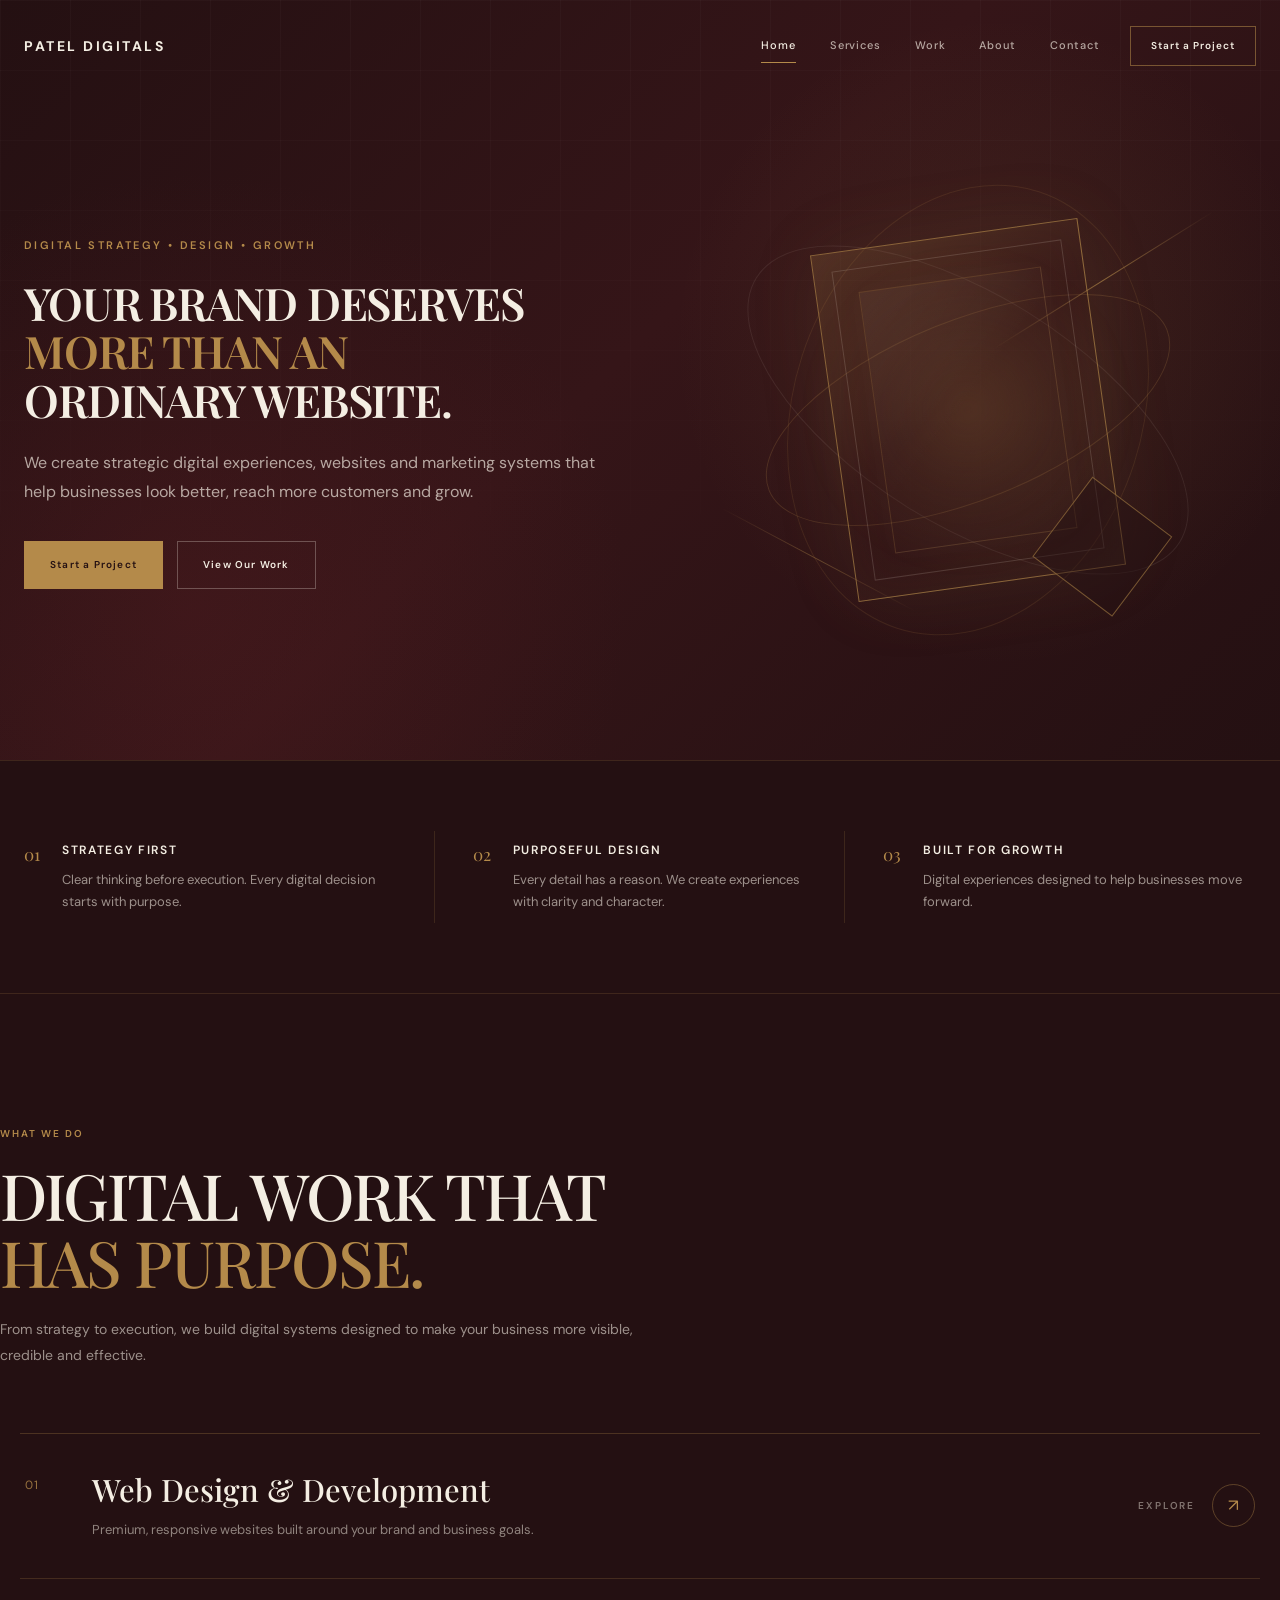
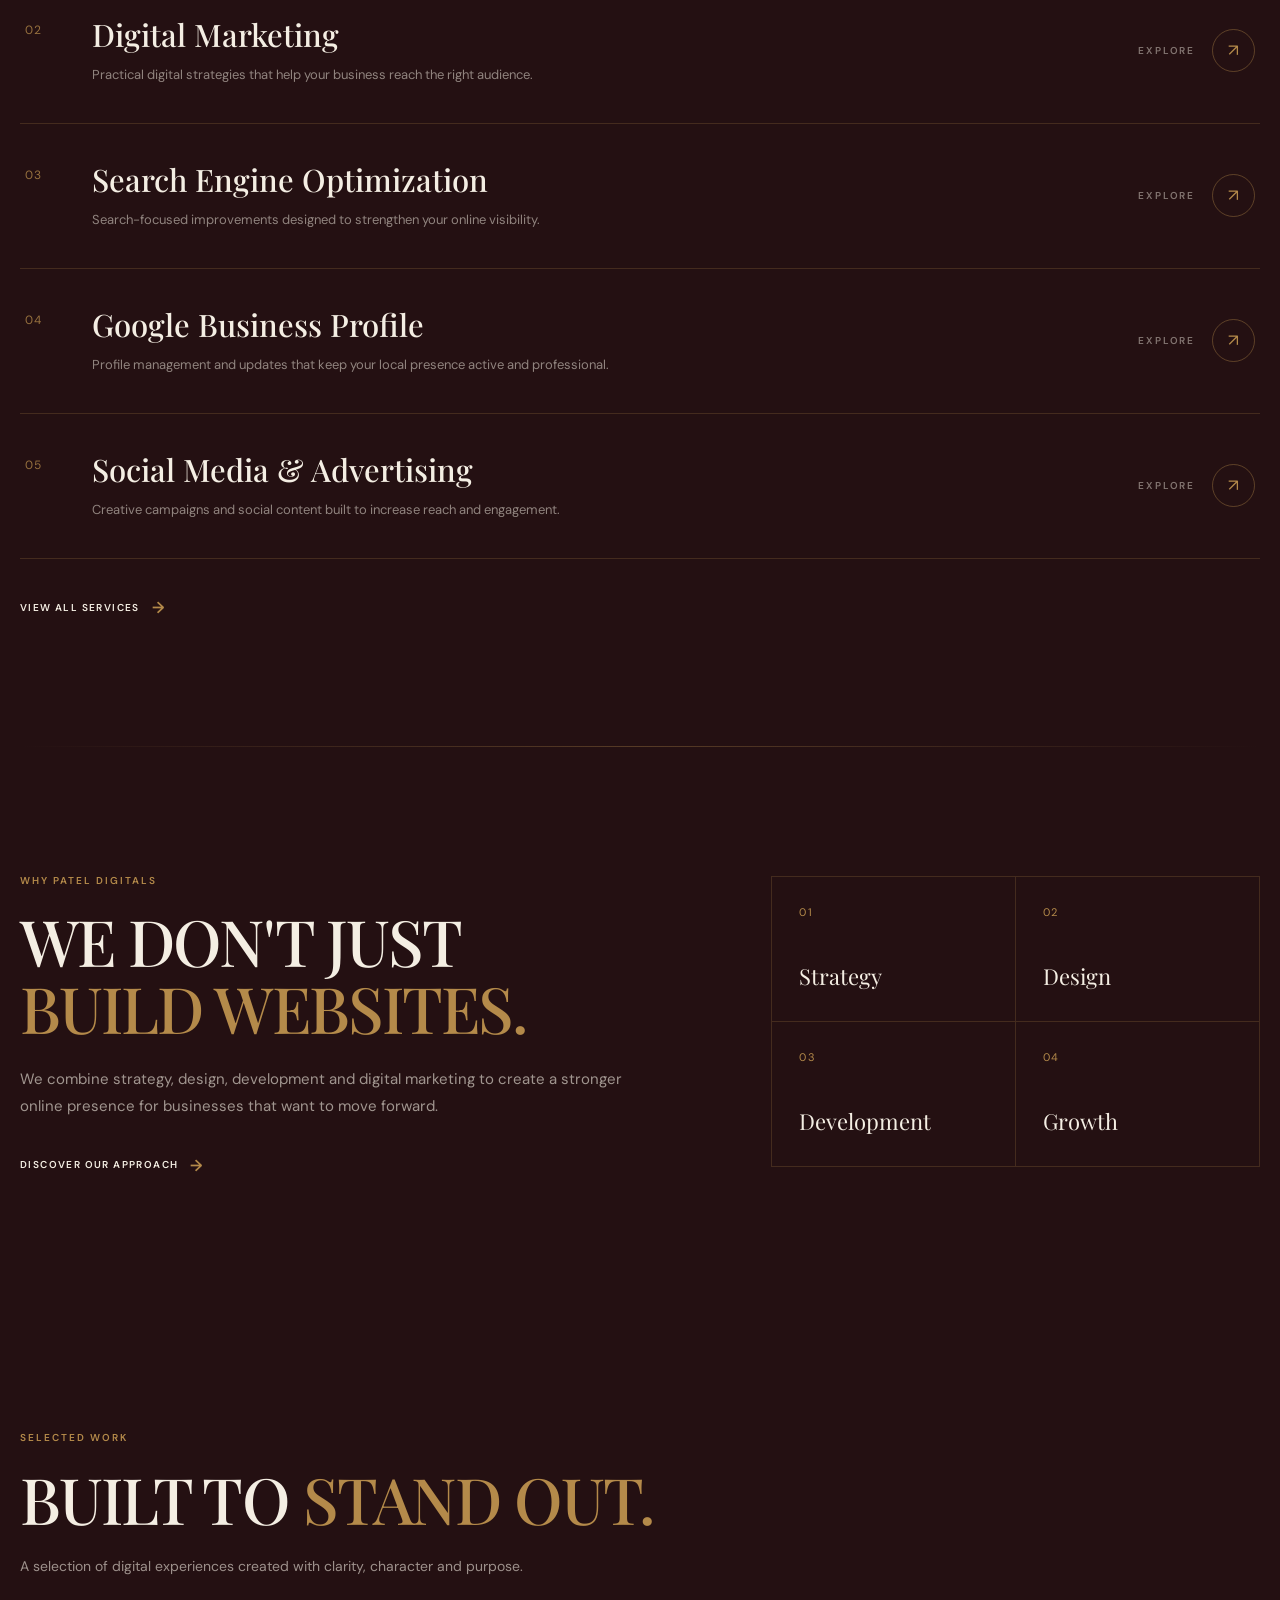
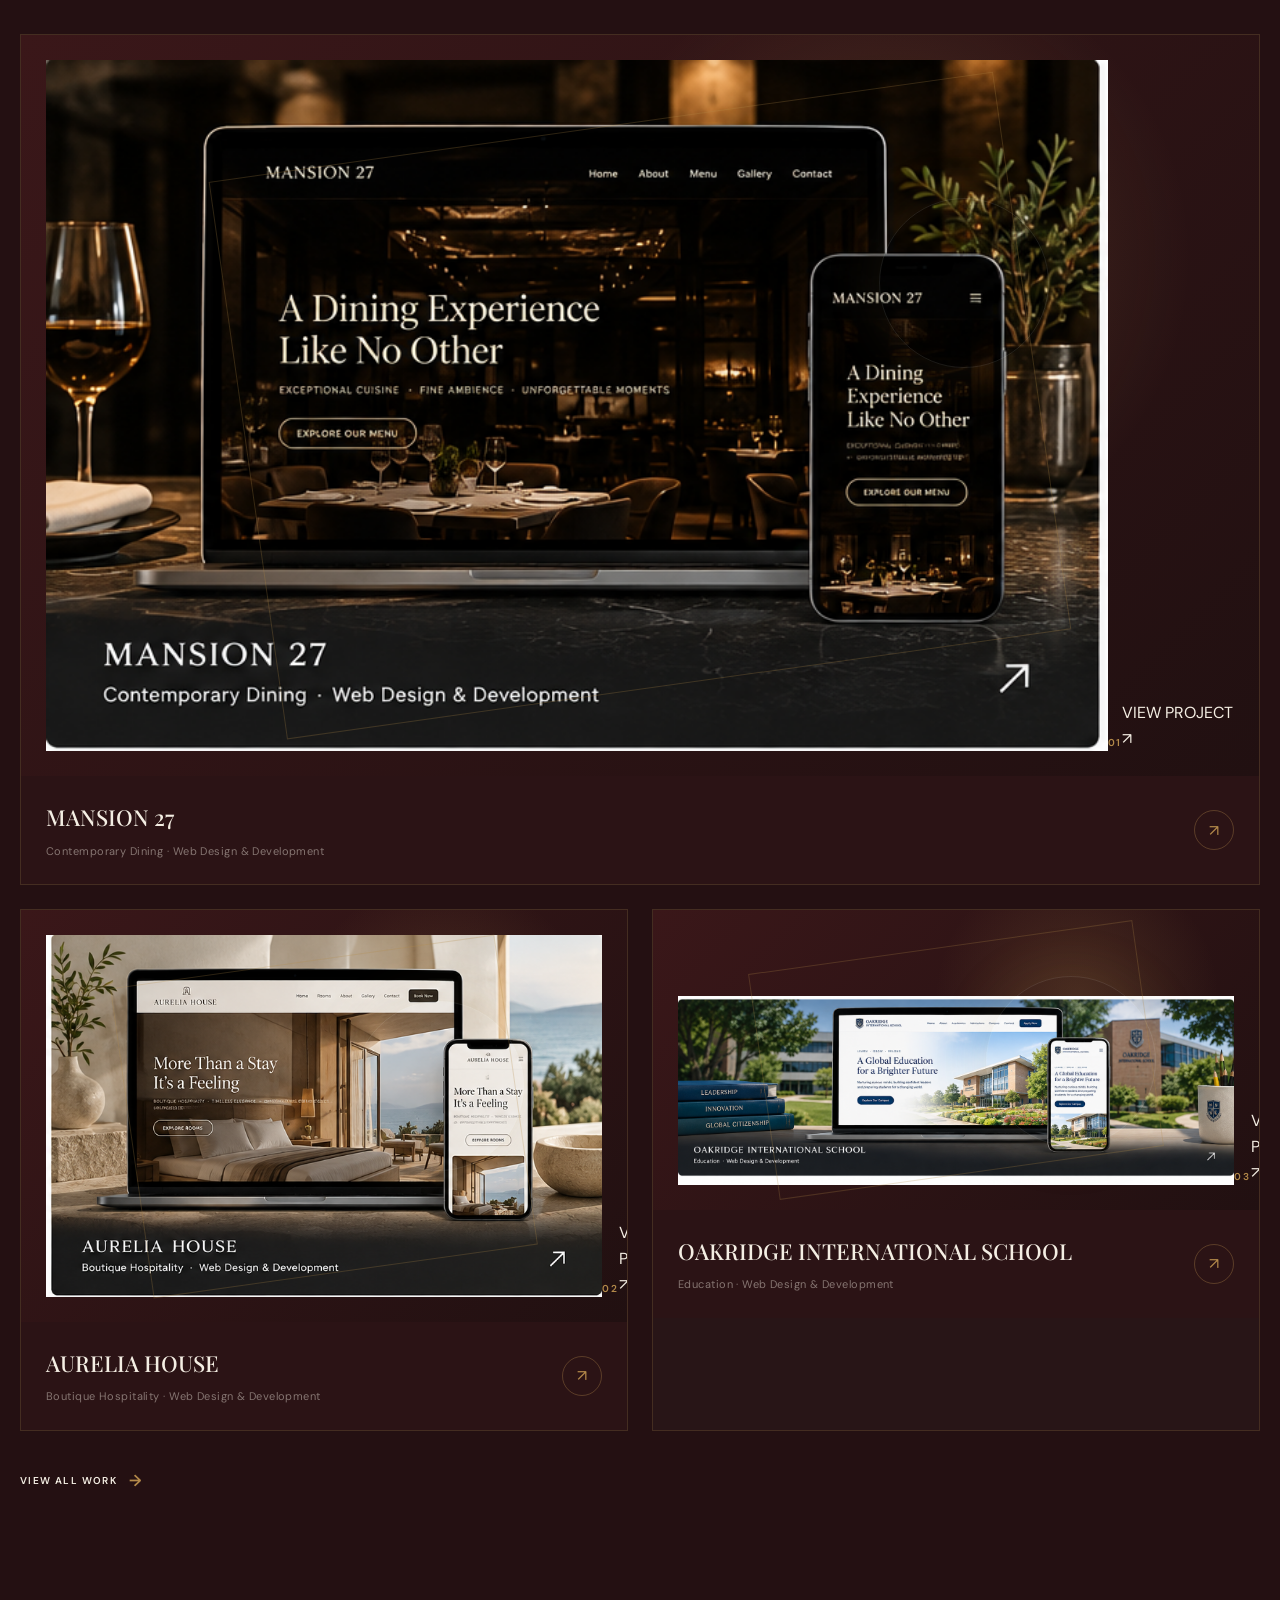
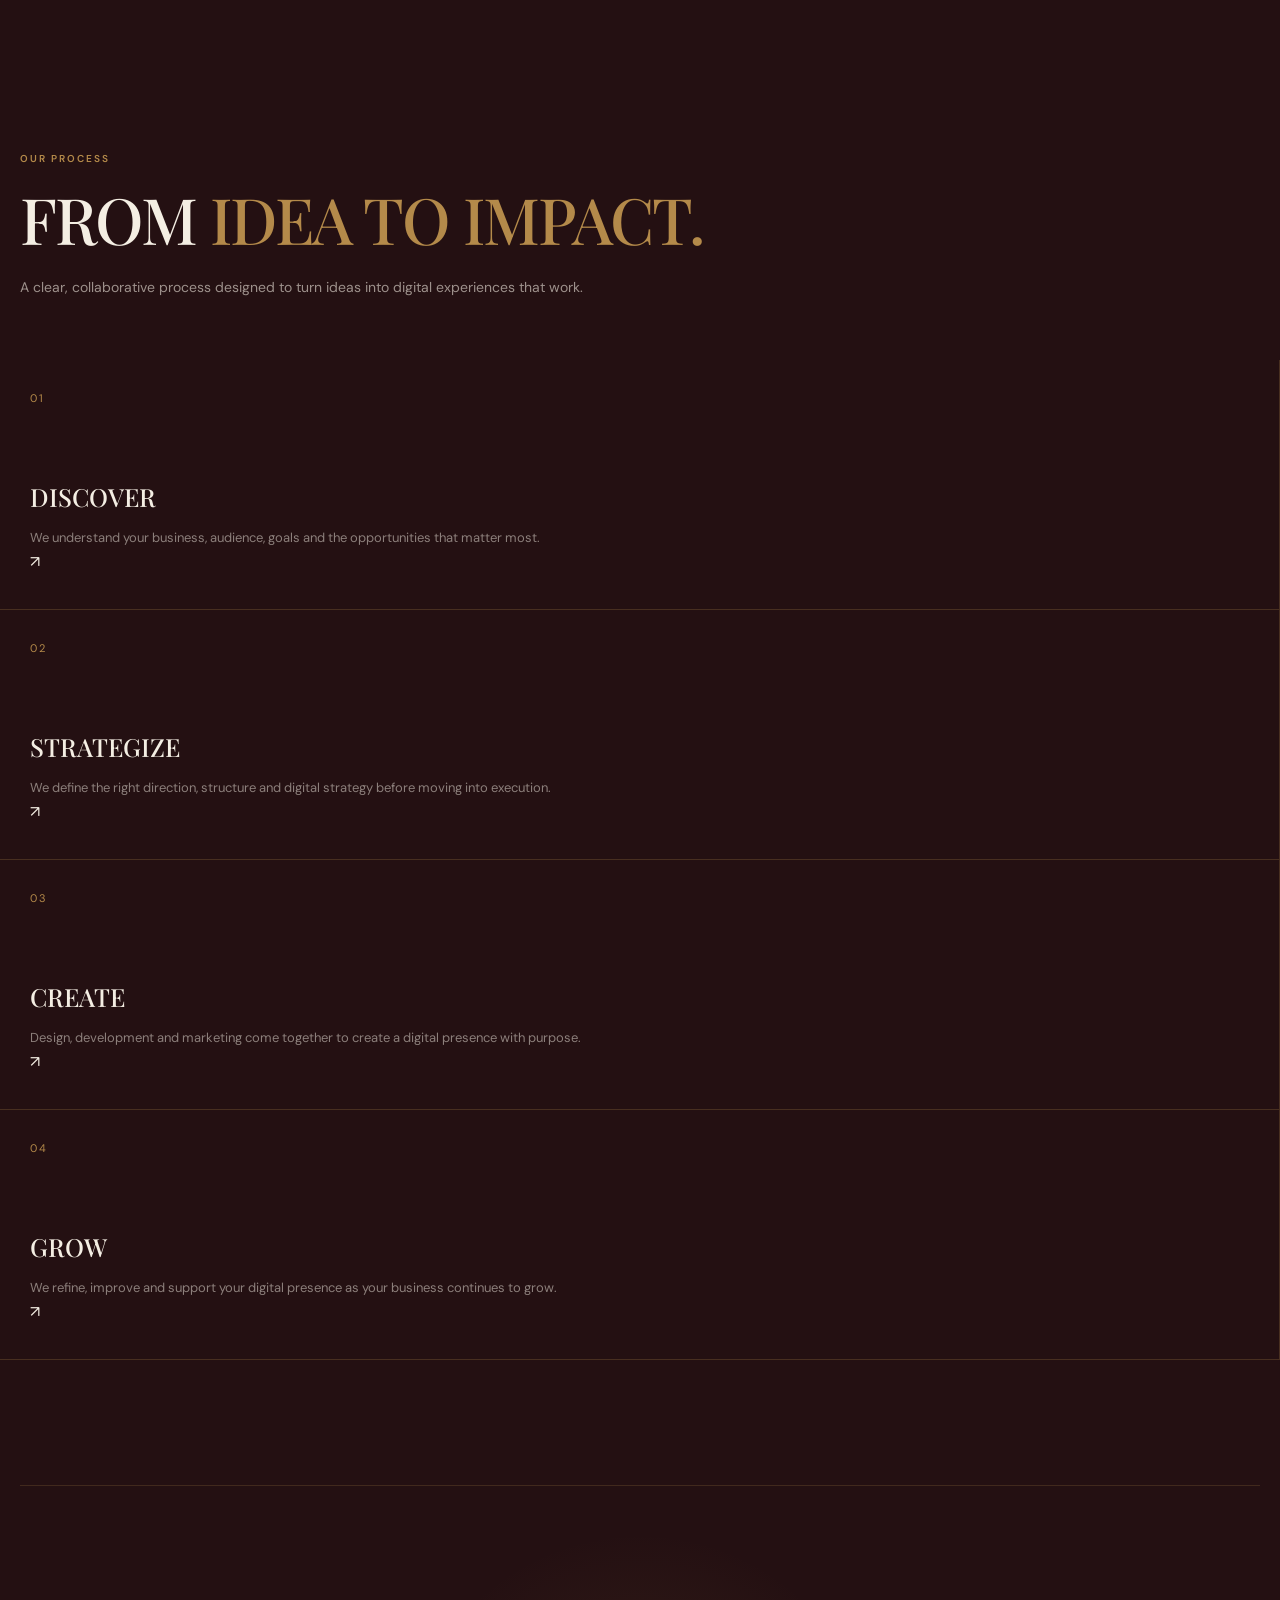
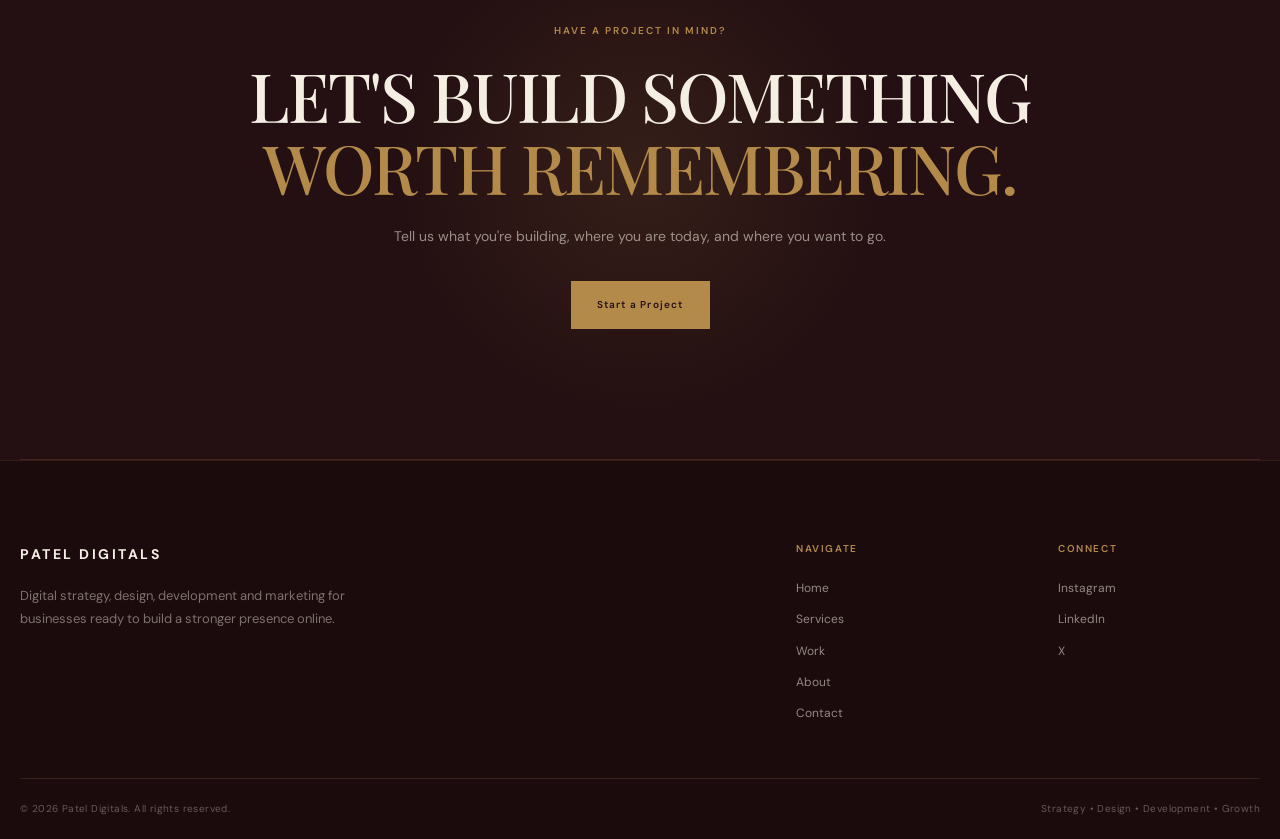
<file: index.html>
<!DOCTYPE html>
<html lang="en">
<head>
    <meta charset="UTF-8">

    <meta name="viewport" content="width=device-width, initial-scale=1.0">

    <meta
        name="description"
        content="Patel Digitals creates strategic websites, digital experiences and marketing systems that help businesses look better, reach more customers and grow."
    >

    <meta
        name="keywords"
        content="digital marketing, web development, website design, SEO, Google Business Profile, social media marketing, Patel Digitals"
    >

    <meta name="author" content="Patel Digitals">

    <title>Patel Digitals | Digital Strategy, Design & Growth</title>

    <!-- Google Fonts -->
    <link rel="preconnect" href="https://fonts.googleapis.com">
    <link rel="preconnect" href="https://fonts.gstatic.com" crossorigin>

    <link
        href="https://fonts.googleapis.com/css2?family=DM+Sans:wght@400;500;600;700&family=Playfair+Display:wght@500;600;700&display=swap"
        rel="stylesheet"
    >

    <!-- Main CSS -->
    <link rel="stylesheet" href="css/style.css">

    <!-- Homepage CSS -->
    <link rel="stylesheet" href="css/home.css">
</head>

<body>

    <!-- =====================================================
         NAVBAR
    ====================================================== -->

    <header class="site-header">

        <nav class="navbar">

            <a href="index.html" class="brand">
                PATEL DIGITALS
            </a>

            <div class="nav-links">

                <a href="index.html" class="active">
                    Home
                </a>

                <a href="services.html">
                    Services
                </a>

                <a href="work.html">
                    Work
                </a>

                <a href="about.html">
                    About
                </a>

                <a href="contact.html">
                    Contact
                </a>

            </div>

            <a href="contact.html" class="nav-project-btn">
                Start a Project
            </a>

            <button
                class="menu-toggle"
                aria-label="Open navigation menu"
                type="button"
            >
                <span></span>
                <span></span>
                <span></span>
            </button>

        </nav>

    </header>


    <!-- =====================================================
         HERO
    ====================================================== -->

    <main>

        <section class="hero">

            <div class="hero-inner">

                <!-- Hero Content -->

                <div class="hero-content">

                    <span class="hero-eyebrow">
                        DIGITAL STRATEGY • DESIGN • GROWTH
                    </span>

                    <h1>
                        YOUR BRAND DESERVES
                        <span>MORE THAN AN</span>
                        ORDINARY WEBSITE.
                    </h1>

                    <p>
                        We create strategic digital experiences, websites and
                        marketing systems that help businesses look better,
                        reach more customers and grow.
                    </p>

                    <div class="hero-actions">

                        <a href="contact.html" class="btn btn-primary">
                            Start a Project
                        </a>

                        <a href="work.html" class="btn btn-secondary">
                            View Our Work
                        </a>

                    </div>

                </div>


                <!-- Hero Visual -->

                <div class="hero-visual">

                    <div class="hero-orbit hero-orbit-1"></div>

                    <div class="hero-orbit hero-orbit-2"></div>

                    <div class="hero-orbit hero-orbit-3"></div>

                    <div class="hero-glow"></div>

                    <div class="hero-shape">
                        <div class="shape-inner"></div>
                    </div>

                    <div class="hero-line hero-line-1"></div>

                    <div class="hero-line hero-line-2"></div>

                </div>

            </div>

        </section>


        <!-- =====================================================
             PREMIUM INTRO / TRUST STRIP
        ====================================================== -->

        <section class="intro-strip premium-intro">

            <div class="premium-intro-grid">

                <div class="premium-intro-item reveal">

                    <span class="intro-number">
                        01
                    </span>

                    <div class="intro-content">

                        <h3>
                            STRATEGY FIRST
                        </h3>

                        <p>
                            Clear thinking before execution.
                            Every digital decision starts with purpose.
                        </p>

                    </div>

                </div>


                <div class="premium-intro-item reveal">

                    <span class="intro-number">
                        02
                    </span>

                    <div class="intro-content">

                        <h3>
                            PURPOSEFUL DESIGN
                        </h3>

                        <p>
                            Every detail has a reason.
                            We create experiences with clarity and character.
                        </p>

                    </div>

                </div>


                <div class="premium-intro-item reveal">

                    <span class="intro-number">
                        03
                    </span>

                    <div class="intro-content">

                        <h3>
                            BUILT FOR GROWTH
                        </h3>

                        <p>
                            Digital experiences designed to help
                            businesses move forward.
                        </p>

                    </div>

                </div>

            </div>

        </section>


        <!-- =====================================================
             SERVICES
        ====================================================== -->

        <section class="services-section premium-services">

            <div class="section-heading services-heading">

                <span class="eyebrow">
                    WHAT WE DO
                </span>

                <h2>
                    DIGITAL WORK THAT
                    <span>HAS PURPOSE.</span>
                </h2>

                <p>
                    From strategy to execution, we build digital systems
                    designed to make your business more visible,
                    credible and effective.
                </p>

            </div>


            <div class="services-list">

                <!-- Service 01 -->

                <a href="services.html" class="premium-service-item">

                    <div class="service-left">

                        <span class="service-number">
                            01
                        </span>

                        <div class="service-title">

                            <h3>
                                Web Design &amp; Development
                            </h3>

                            <p>
                                Premium, responsive websites built around
                                your brand and business goals.
                            </p>

                        </div>

                    </div>


                    <div class="service-action">

                        <span class="service-label">
                            EXPLORE
                        </span>

                        <span class="service-arrow">
                            ↗
                        </span>

                    </div>

                </a>


                <!-- Service 02 -->

                <a href="services.html" class="premium-service-item">

                    <div class="service-left">

                        <span class="service-number">
                            02
                        </span>

                        <div class="service-title">

                            <h3>
                                Digital Marketing
                            </h3>

                            <p>
                                Practical digital strategies that help your
                                business reach the right audience.
                            </p>

                        </div>

                    </div>


                    <div class="service-action">

                        <span class="service-label">
                            EXPLORE
                        </span>

                        <span class="service-arrow">
                            ↗
                        </span>

                    </div>

                </a>


                <!-- Service 03 -->

                <a href="services.html" class="premium-service-item">

                    <div class="service-left">

                        <span class="service-number">
                            03
                        </span>

                        <div class="service-title">

                            <h3>
                                Search Engine Optimization
                            </h3>

                            <p>
                                Search-focused improvements designed to
                                strengthen your online visibility.
                            </p>

                        </div>

                    </div>


                    <div class="service-action">

                        <span class="service-label">
                            EXPLORE
                        </span>

                        <span class="service-arrow">
                            ↗
                        </span>

                    </div>

                </a>


                <!-- Service 04 -->

                <a href="services.html" class="premium-service-item">

                    <div class="service-left">

                        <span class="service-number">
                            04
                        </span>

                        <div class="service-title">

                            <h3>
                                Google Business Profile
                            </h3>

                            <p>
                                Profile management and updates that keep
                                your local presence active and professional.
                            </p>

                        </div>

                    </div>


                    <div class="service-action">

                        <span class="service-label">
                            EXPLORE
                        </span>

                        <span class="service-arrow">
                            ↗
                        </span>

                    </div>

                </a>


                <!-- Service 05 -->

                <a href="services.html" class="premium-service-item">

                    <div class="service-left">

                        <span class="service-number">
                            05
                        </span>

                        <div class="service-title">

                            <h3>
                                Social Media &amp; Advertising
                            </h3>

                            <p>
                                Creative campaigns and social content built
                                to increase reach and engagement.
                            </p>

                        </div>

                    </div>


                    <div class="service-action">

                        <span class="service-label">
                            EXPLORE
                        </span>

                        <span class="service-arrow">
                            ↗
                        </span>

                    </div>

                </a>

            </div>


            <div class="services-footer">

                <a href="services.html" class="text-link">
                    View All Services
                    <span>→</span>
                </a>

            </div>

        </section>


        <!-- =====================================================
             ABOUT PREVIEW
        ====================================================== -->

        <section class="about-preview">

            <div class="about-preview-content">

                <span class="eyebrow">
                    WHY PATEL DIGITALS
                </span>

                <h2>
                    WE DON'T JUST
                    <span>BUILD WEBSITES.</span>
                </h2>

                <p>
                    We combine strategy, design, development and digital
                    marketing to create a stronger online presence for
                    businesses that want to move forward.
                </p>

                <a href="about.html" class="text-link">
                    Discover Our Approach
                    <span>→</span>
                </a>

            </div>


            <div class="about-preview-stats">

                <div class="stat">

                    <span class="stat-number">
                        01
                    </span>

                    <span class="stat-title">
                        Strategy
                    </span>

                </div>


                <div class="stat">

                    <span class="stat-number">
                        02
                    </span>

                    <span class="stat-title">
                        Design
                    </span>

                </div>


                <div class="stat">

                    <span class="stat-number">
                        03
                    </span>

                    <span class="stat-title">
                        Development
                    </span>

                </div>


                <div class="stat">

                    <span class="stat-number">
                        04
                    </span>

                    <span class="stat-title">
                        Growth
                    </span>

                </div>

            </div>

        </section>


<!-- =====================================================
     SELECTED WORK
====================================================== -->

<section class="work-section">

    <div class="section-heading">

        <span class="eyebrow">
            SELECTED WORK
        </span>

        <h2>
            BUILT TO
            <span>STAND OUT.</span>
        </h2>

        <p>
            A selection of digital experiences created with
            clarity, character and purpose.
        </p>

    </div>


    <div class="work-grid">

        <!-- PROJECT 01 — MANSION 27 -->

        <a
            href="https://prince-patle-04.github.io/MANSION-27/"
            class="work-card work-large"
            target="_blank"
            rel="noopener noreferrer"
        >

          <div class="work-image">

    <img
        src="images/mansion-27-thumbnail.png"
        alt="Mansion 27 website portfolio preview"
    >

    <span class="work-project">
        01
    </span>

    <div class="work-overlay">
        <span>
            VIEW PROJECT ↗
        </span>
    </div>

</div>

            <div class="work-info">

                <div>
                    <h3>MANSION 27</h3>

                    <p>
                        Contemporary Dining · Web Design &amp; Development
                    </p>
                </div>

                <span class="work-arrow">↗</span>

            </div>

        </a>


        <!-- PROJECT 02 — AURELIA HOUSE -->

        <a
            href="https://prince-patle-04.github.io/AURELIA-HOUSE/"
            class="work-card"
            target="_blank"
            rel="noopener noreferrer"
        >

<div class="work-image">

    <img
        src="images/aurelia-house-thumbnail.png"
        alt="Aurelia House website portfolio preview"
    >

    <span class="work-project">
        02
    </span>

    <div class="work-overlay">
        <span>
            VIEW PROJECT ↗
        </span>
    </div>

</div>

            <div class="work-info">

                <div>
                    <h3>AURELIA HOUSE</h3>

                    <p>
                        Boutique Hospitality · Web Design &amp; Development
                    </p>
                </div>

                <span class="work-arrow">↗</span>

            </div>

        </a>


        <!-- PROJECT 03 — OAKRIDGE INTERNATIONAL SCHOOL -->

        <a
            href="https://prince-patle-04.github.io/Oakridge-International-School/"
            class="work-card"
            target="_blank"
            rel="noopener noreferrer"
        >

        <div class="work-image">

    <img
        src="images/oakridge-international-school-thumbnail.png"
        alt="Oakridge International School website portfolio preview"
    >

    <span class="work-project">
        03
    </span>

    <div class="work-overlay">
        <span>
            VIEW PROJECT ↗
        </span>
    </div>

</div>

            <div class="work-info">

                <div>
                    <h3>OAKRIDGE INTERNATIONAL SCHOOL</h3>

                    <p>
                        Education · Web Design &amp; Development
                    </p>
                </div>

                <span class="work-arrow">↗</span>

            </div>

        </a>

    </div>


    <div class="work-footer">

        <a href="work.html" class="text-link">
            View All Work
            <span>→</span>
        </a>

    </div>

</section>


<!-- =====================================================
     PROCESS
====================================================== -->

<section class="process-section">

    <div class="section-heading">

        <span class="eyebrow">
            OUR PROCESS
        </span>

        <h2>
            FROM
            <span>IDEA TO IMPACT.</span>
        </h2>

        <p>
            A clear, collaborative process designed to turn
            ideas into digital experiences that work.
        </p>

    </div>


    <div class="process-list">

        <!-- STEP 01 -->

        <div class="process-item reveal">

            <div class="process-number">
                01
            </div>

            <div class="process-content">

                <h3>
                    DISCOVER
                </h3>

                <p>
                    We understand your business, audience,
                    goals and the opportunities that matter most.
                </p>

            </div>

            <div class="process-arrow">
                ↗
            </div>

        </div>


        <!-- STEP 02 -->

        <div class="process-item reveal">

            <div class="process-number">
                02
            </div>

            <div class="process-content">

                <h3>
                    STRATEGIZE
                </h3>

                <p>
                    We define the right direction, structure and
                    digital strategy before moving into execution.
                </p>

            </div>

            <div class="process-arrow">
                ↗
            </div>

        </div>


        <!-- STEP 03 -->

        <div class="process-item reveal">

            <div class="process-number">
                03
            </div>

            <div class="process-content">

                <h3>
                    CREATE
                </h3>

                <p>
                    Design, development and marketing come together
                    to create a digital presence with purpose.
                </p>

            </div>

            <div class="process-arrow">
                ↗
            </div>

        </div>


        <!-- STEP 04 -->

        <div class="process-item reveal">

            <div class="process-number">
                04
            </div>

            <div class="process-content">

                <h3>
                    GROW
                </h3>

                <p>
                    We refine, improve and support your digital
                    presence as your business continues to grow.
                </p>

            </div>

            <div class="process-arrow">
                ↗
            </div>

        </div>

    </div>

</section>
        <!-- =====================================================
             FINAL CTA
        ====================================================== -->

        <section class="final-cta">

            <span class="eyebrow">
                HAVE A PROJECT IN MIND?
            </span>

            <h2>
                LET'S BUILD SOMETHING
                <span>WORTH REMEMBERING.</span>
            </h2>

            <p>
                Tell us what you're building, where you are today,
                and where you want to go.
            </p>

            <a href="contact.html" class="btn btn-primary">
                Start a Project
            </a>

        </section>

    </main>


    <!-- =====================================================
         FOOTER
    ====================================================== -->

    <footer class="site-footer">

        <div class="footer-main">

            <div class="footer-brand">

                <a href="index.html" class="brand">
                    PATEL DIGITALS
                </a>

                <p>
                    Digital strategy, design, development and marketing
                    for businesses ready to build a stronger presence online.
                </p>

            </div>


            <div class="footer-links">

                <div class="footer-column">

                    <span class="footer-heading">
                        NAVIGATE
                    </span>

                    <a href="index.html">
                        Home
                    </a>

                    <a href="services.html">
                        Services
                    </a>

                    <a href="work.html">
                        Work
                    </a>

                    <a href="about.html">
                        About
                    </a>

                    <a href="contact.html">
                        Contact
                    </a>

                </div>


                <div class="footer-column">

                    <span class="footer-heading">
                        CONNECT
                    </span>

                    <a href="#" target="_blank" rel="noopener">
                        Instagram
                    </a>

                    <a href="#" target="_blank" rel="noopener">
                        LinkedIn
                    </a>

                    <a href="#" target="_blank" rel="noopener">
                        X
                    </a>

                </div>

            </div>

        </div>


        <div class="footer-bottom">

            <span>
                © 2026 Patel Digitals. All rights reserved.
            </span>

            <span>
                Strategy • Design • Development • Growth
            </span>

        </div>

    </footer>


    <!-- =====================================================
         JAVASCRIPT
    ====================================================== -->

    <script src="js/script.js"></script>

</body>
</html>
</file>
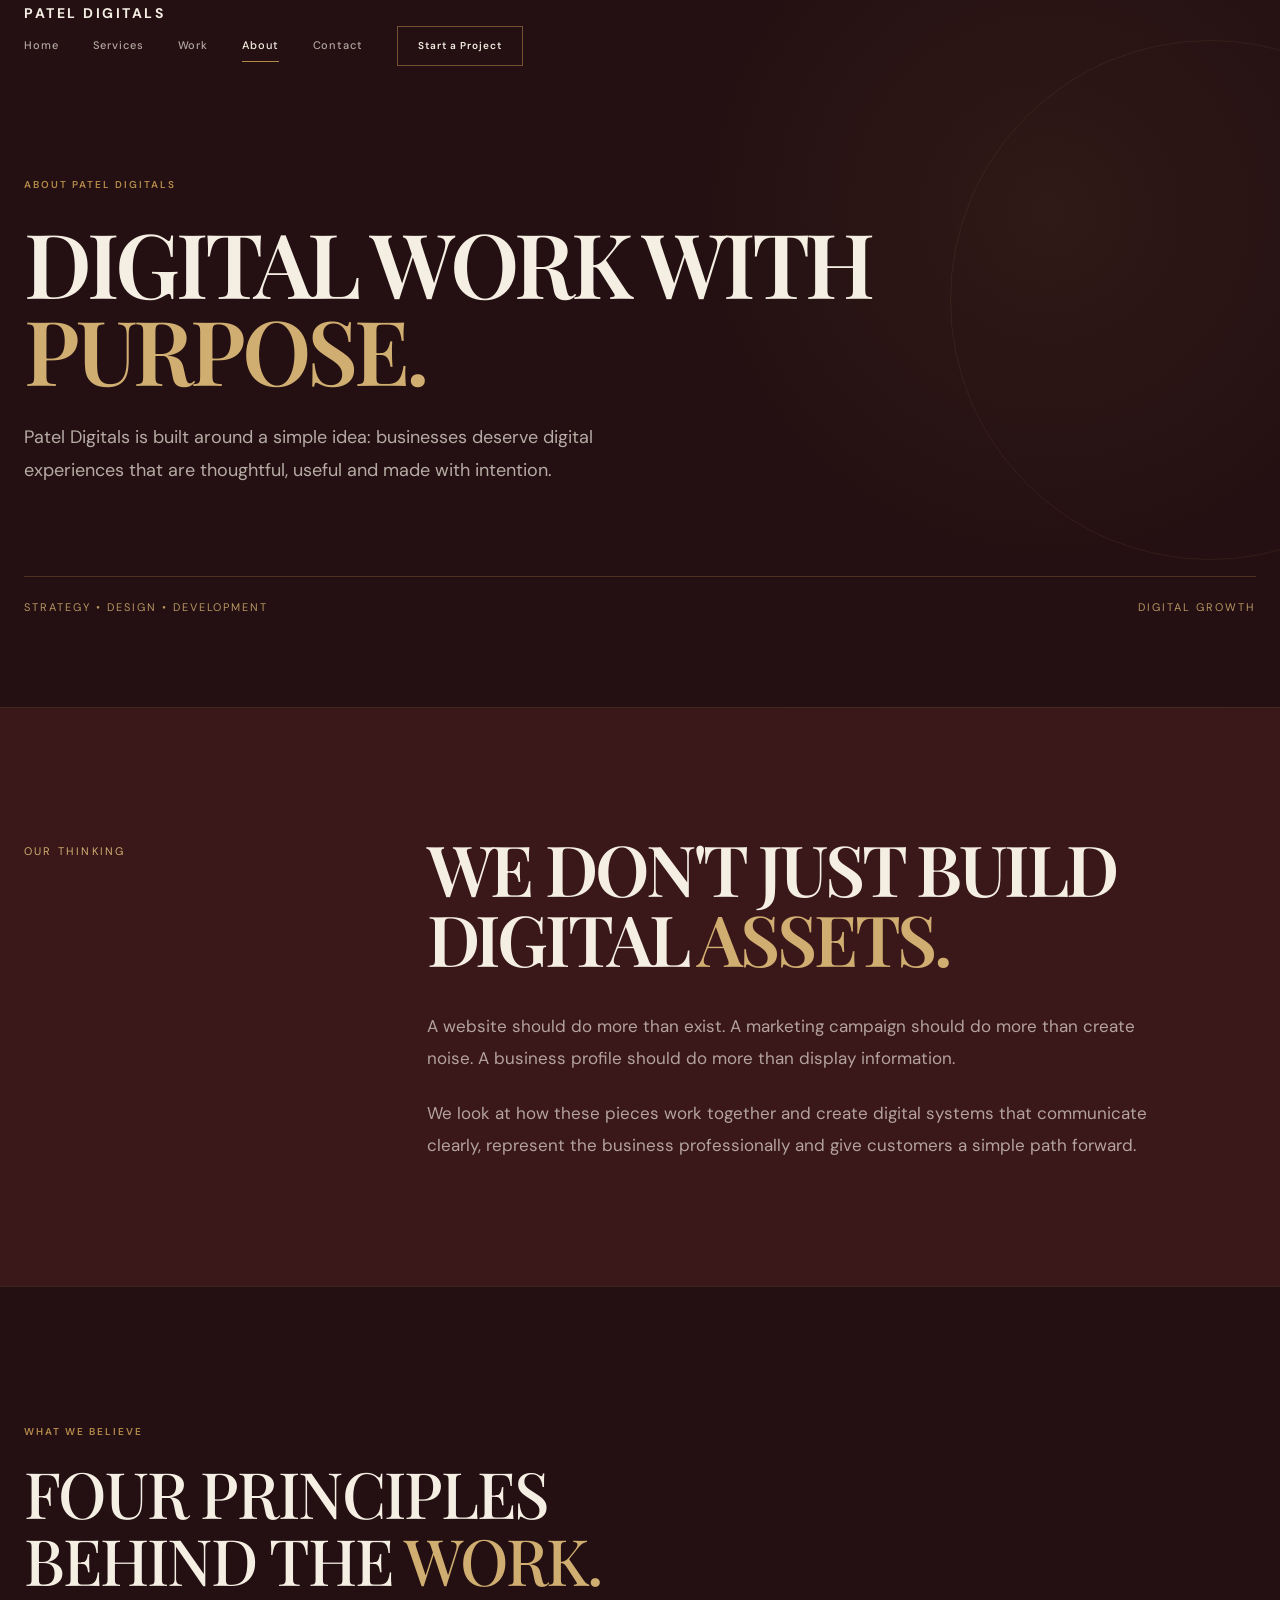
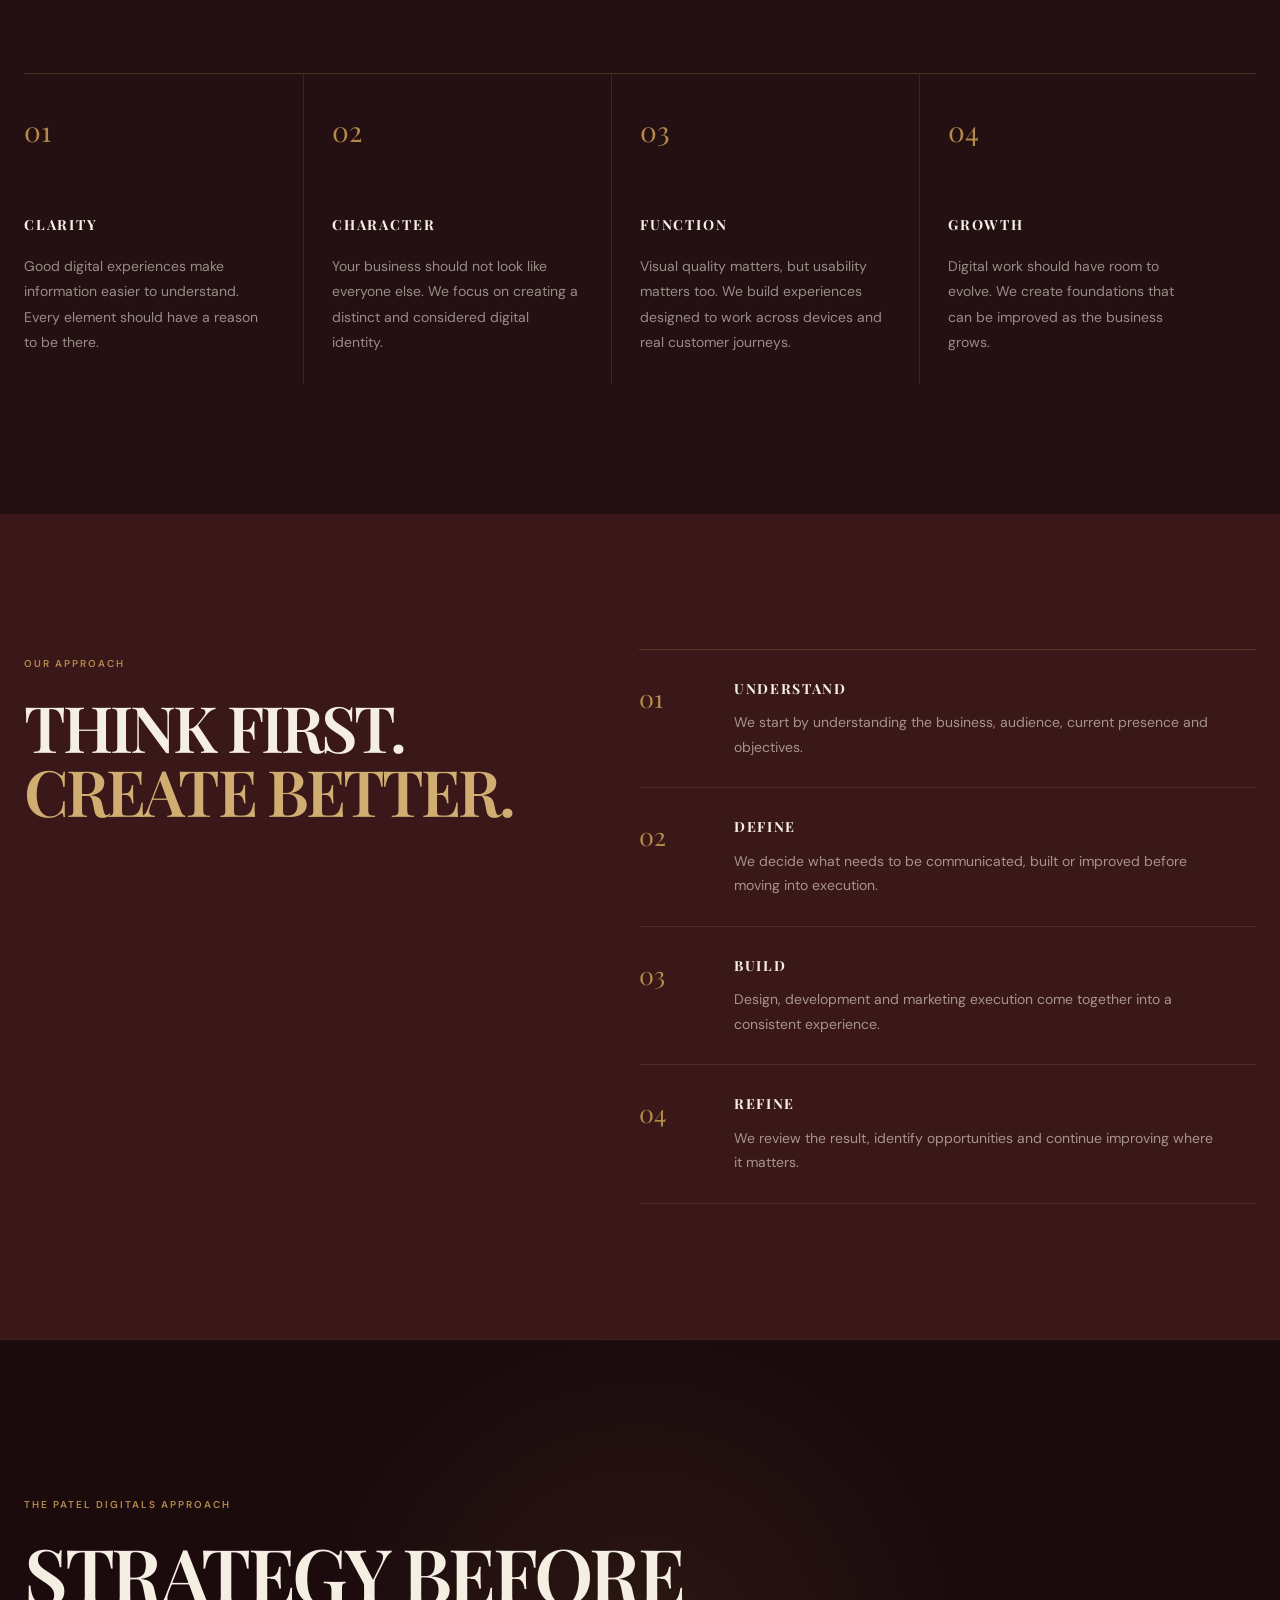
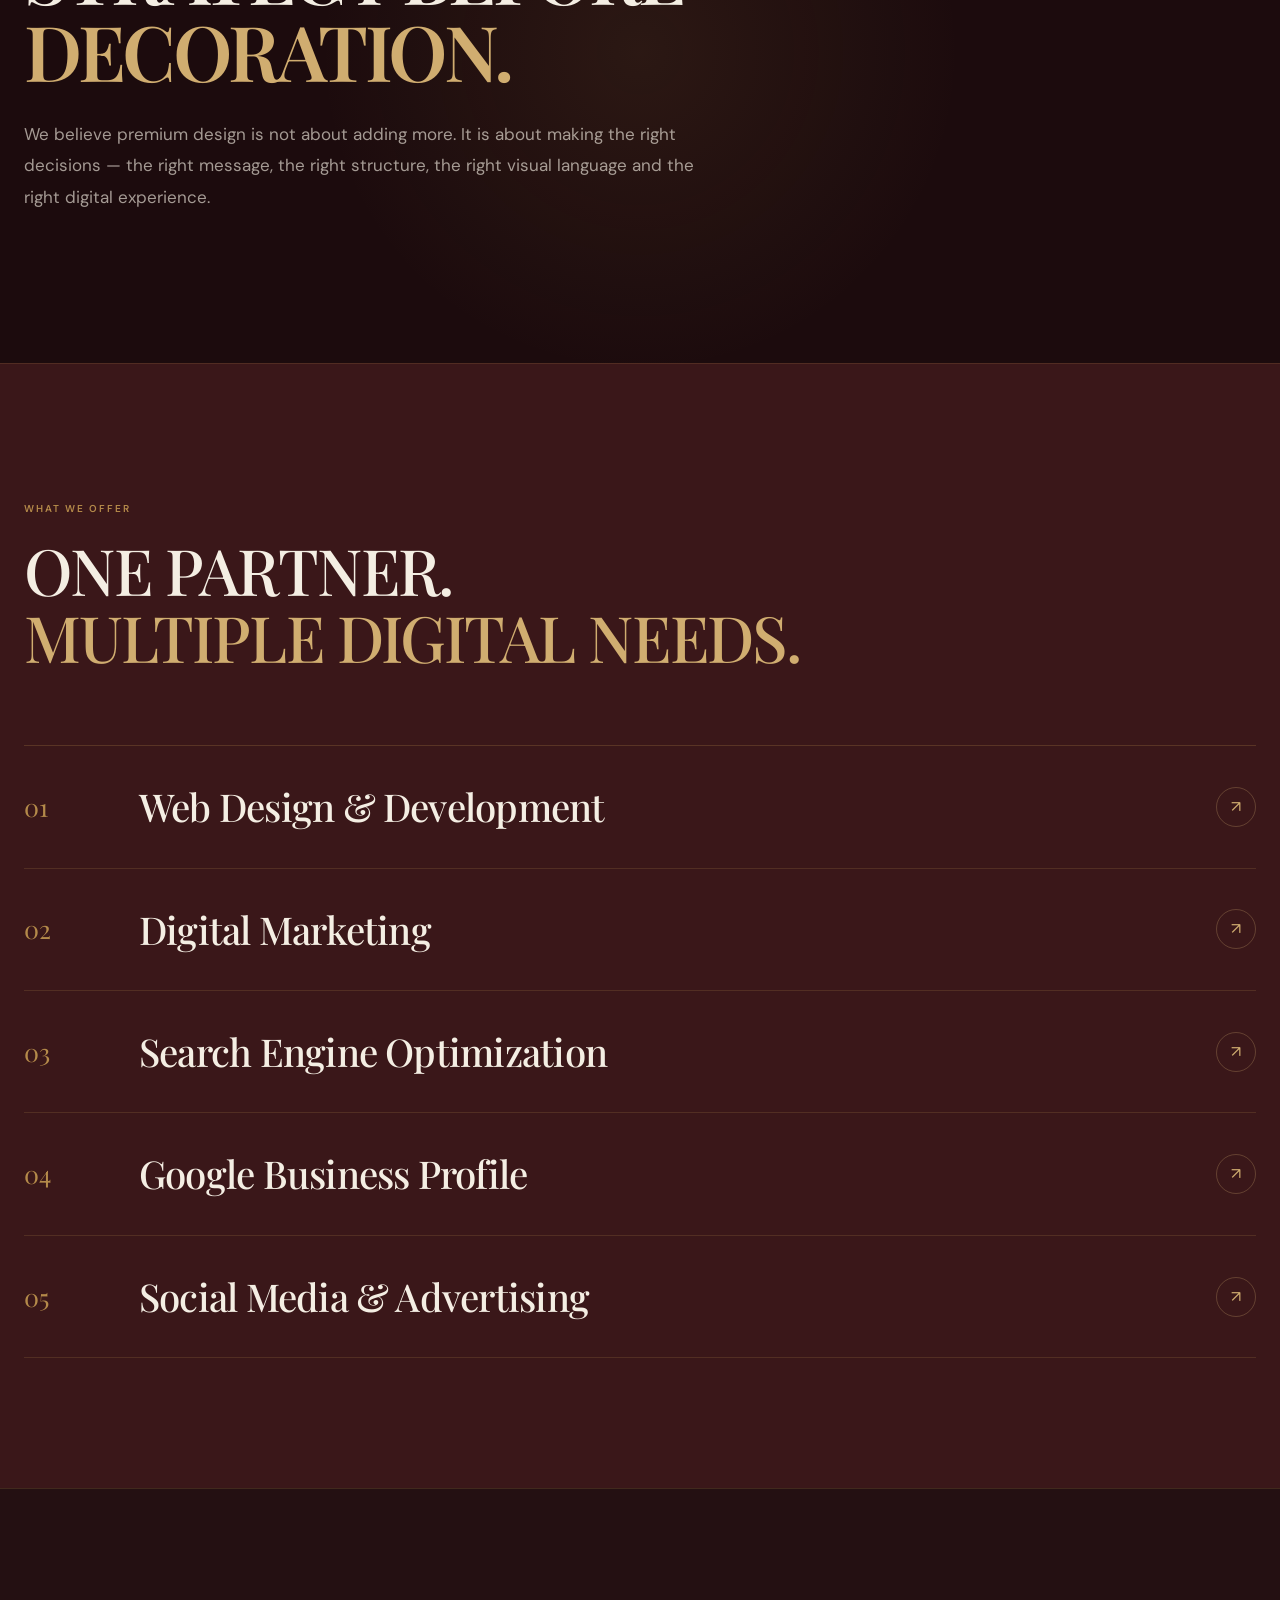
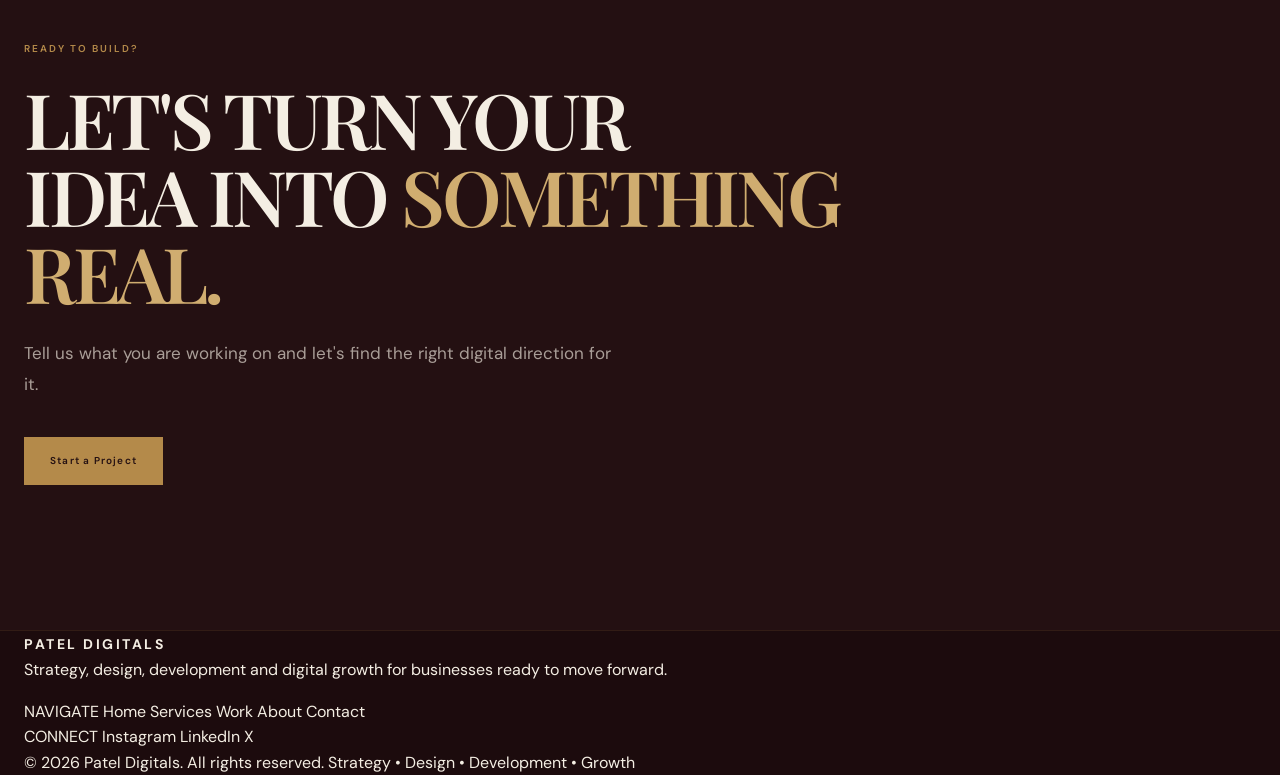
<file: about.html>
<!DOCTYPE html>
<html lang="en">
<head>
    <meta charset="UTF-8">
    <meta name="viewport" content="width=device-width, initial-scale=1.0">

    <title>About | Patel Digitals</title>

    <meta name="description" content="Learn about Patel Digitals — a digital agency focused on strategy, design, development and digital growth.">

    <link rel="preconnect" href="https://fonts.googleapis.com">
    <link rel="preconnect" href="https://fonts.gstatic.com" crossorigin>

    <link href="https://fonts.googleapis.com/css2?family=DM+Sans:wght@400;500;600;700&family=Playfair+Display:wght@500;600;700&display=swap" rel="stylesheet">

    <link rel="stylesheet" href="css/style.css">
    <link rel="stylesheet" href="css/about.css">
</head>

<body>

<!-- =====================================================
     NAVBAR
===================================================== -->

<header class="site-header">

    <div class="container nav-container">

        <a href="index.html" class="brand">
            PATEL DIGITALS
        </a>

        <nav class="desktop-nav">

            <a href="index.html">Home</a>
            <a href="services.html">Services</a>
            <a href="work.html">Work</a>
            <a href="about.html" class="active">About</a>
            <a href="contact.html">Contact</a>

            <a href="contact.html" class="nav-cta">
                Start a Project
            </a>

        </nav>

        <button class="menu-toggle" aria-label="Open navigation">
            <span></span>
            <span></span>
            <span></span>
        </button>

    </div>

    <div class="mobile-nav">

        <a href="index.html">Home</a>
        <a href="services.html">Services</a>
        <a href="work.html">Work</a>
        <a href="about.html">About</a>
        <a href="contact.html">Contact</a>

        <a href="contact.html" class="mobile-nav-cta">
            Start a Project
        </a>

    </div>

</header>


<main>

<!-- =====================================================
     ABOUT HERO
===================================================== -->

<section class="about-hero">

    <div class="container">

        <div class="about-hero-content reveal">

            <span class="eyebrow">
                ABOUT PATEL DIGITALS
            </span>

            <h1>
                DIGITAL WORK
                WITH <span>PURPOSE.</span>
            </h1>

            <p>
                Patel Digitals is built around a simple idea:
                businesses deserve digital experiences that are
                thoughtful, useful and made with intention.
            </p>

        </div>

        <div class="about-hero-meta reveal">

            <span>
                STRATEGY • DESIGN • DEVELOPMENT
            </span>

            <span>
                DIGITAL GROWTH
            </span>

        </div>

    </div>

</section>


<!-- =====================================================
     STORY
===================================================== -->

<section class="about-story">

    <div class="container">

        <div class="about-story-grid">

            <div class="about-story-label reveal">
                OUR THINKING
            </div>

            <div class="about-story-content reveal">

                <h2>
                    WE DON'T JUST
                    BUILD DIGITAL
                    <span>ASSETS.</span>
                </h2>

                <p>
                    A website should do more than exist. A marketing
                    campaign should do more than create noise. A
                    business profile should do more than display
                    information.
                </p>

                <p>
                    We look at how these pieces work together and
                    create digital systems that communicate clearly,
                    represent the business professionally and give
                    customers a simple path forward.
                </p>

            </div>

        </div>

    </div>

</section>


<!-- =====================================================
     FOUR PILLARS
===================================================== -->

<section class="about-pillars">

    <div class="container">

        <div class="section-heading reveal">

            <span class="eyebrow">
                WHAT WE BELIEVE
            </span>

            <h2>
                FOUR PRINCIPLES<br>
                BEHIND THE <span>WORK.</span>
            </h2>

        </div>


        <div class="pillars-grid">

            <div class="pillar reveal">

                <span>01</span>

                <h3>
                    CLARITY
                </h3>

                <p>
                    Good digital experiences make information easier
                    to understand. Every element should have a reason
                    to be there.
                </p>

            </div>


            <div class="pillar reveal">

                <span>02</span>

                <h3>
                    CHARACTER
                </h3>

                <p>
                    Your business should not look like everyone else.
                    We focus on creating a distinct and considered
                    digital identity.
                </p>

            </div>


            <div class="pillar reveal">

                <span>03</span>

                <h3>
                    FUNCTION
                </h3>

                <p>
                    Visual quality matters, but usability matters too.
                    We build experiences designed to work across
                    devices and real customer journeys.
                </p>

            </div>


            <div class="pillar reveal">

                <span>04</span>

                <h3>
                    GROWTH
                </h3>

                <p>
                    Digital work should have room to evolve. We create
                    foundations that can be improved as the business
                    grows.
                </p>

            </div>

        </div>

    </div>

</section>


<!-- =====================================================
     APPROACH
===================================================== -->

<section class="about-approach">

    <div class="container">

        <div class="approach-grid">

            <div class="approach-heading reveal">

                <span class="eyebrow">
                    OUR APPROACH
                </span>

                <h2>
                    THINK FIRST.<br>
                    <span>CREATE BETTER.</span>
                </h2>

            </div>


            <div class="approach-content reveal">

                <div class="approach-row">

                    <span>01</span>

                    <div>
                        <h3>
                            UNDERSTAND
                        </h3>

                        <p>
                            We start by understanding the business,
                            audience, current presence and objectives.
                        </p>
                    </div>

                </div>


                <div class="approach-row">

                    <span>02</span>

                    <div>
                        <h3>
                            DEFINE
                        </h3>

                        <p>
                            We decide what needs to be communicated,
                            built or improved before moving into
                            execution.
                        </p>
                    </div>

                </div>


                <div class="approach-row">

                    <span>03</span>

                    <div>
                        <h3>
                            BUILD
                        </h3>

                        <p>
                            Design, development and marketing execution
                            come together into a consistent experience.
                        </p>
                    </div>

                </div>


                <div class="approach-row">

                    <span>04</span>

                    <div>
                        <h3>
                            REFINE
                        </h3>

                        <p>
                            We review the result, identify opportunities
                            and continue improving where it matters.
                        </p>
                    </div>

                </div>

            </div>

        </div>

    </div>

</section>


<!-- =====================================================
     POSITIONING
===================================================== -->

<section class="about-positioning">

    <div class="container">

        <div class="positioning-inner reveal">

            <span class="eyebrow">
                THE PATEL DIGITALS APPROACH
            </span>

            <h2>
                STRATEGY BEFORE<br>
                <span>DECORATION.</span>
            </h2>

            <p>
                We believe premium design is not about adding more.
                It is about making the right decisions — the right
                message, the right structure, the right visual language
                and the right digital experience.
            </p>

        </div>

    </div>

</section>


<!-- =====================================================
     SERVICES CONNECTION
===================================================== -->

<section class="about-services">

    <div class="container">

        <div class="section-heading reveal">

            <span class="eyebrow">
                WHAT WE OFFER
            </span>

            <h2>
                ONE PARTNER.<br>
                <span>MULTIPLE DIGITAL NEEDS.</span>
            </h2>

        </div>


        <div class="about-services-list">

            <a href="services.html" class="about-service reveal">

                <span>01</span>

                <h3>
                    Web Design & Development
                </h3>

                <strong>↗</strong>

            </a>


            <a href="services.html" class="about-service reveal">

                <span>02</span>

                <h3>
                    Digital Marketing
                </h3>

                <strong>↗</strong>

            </a>


            <a href="services.html" class="about-service reveal">

                <span>03</span>

                <h3>
                    Search Engine Optimization
                </h3>

                <strong>↗</strong>

            </a>


            <a href="services.html" class="about-service reveal">

                <span>04</span>

                <h3>
                    Google Business Profile
                </h3>

                <strong>↗</strong>

            </a>


            <a href="services.html" class="about-service reveal">

                <span>05</span>

                <h3>
                    Social Media & Advertising
                </h3>

                <strong>↗</strong>

            </a>

        </div>

    </div>

</section>


<!-- =====================================================
     CTA
===================================================== -->

<section class="about-cta">

    <div class="container">

        <div class="about-cta-inner reveal">

            <span class="eyebrow">
                READY TO BUILD?
            </span>

            <h2>
                LET'S TURN YOUR<br>
                IDEA INTO <span>SOMETHING REAL.</span>
            </h2>

            <p>
                Tell us what you are working on and let's find the
                right digital direction for it.
            </p>

            <a href="contact.html" class="btn btn-primary">
                Start a Project
            </a>

        </div>

    </div>

</section>

</main>


<!-- =====================================================
     FOOTER
===================================================== -->

<footer class="site-footer">

    <div class="container">

        <div class="footer-main">

            <div class="footer-brand">

                <a href="index.html" class="brand">
                    PATEL DIGITALS
                </a>

                <p>
                    Strategy, design, development and digital growth
                    for businesses ready to move forward.
                </p>

            </div>


            <div class="footer-links">

                <div class="footer-column">

                    <span>NAVIGATE</span>

                    <a href="index.html">Home</a>
                    <a href="services.html">Services</a>
                    <a href="work.html">Work</a>
                    <a href="about.html">About</a>
                    <a href="contact.html">Contact</a>

                </div>


                <div class="footer-column">

                    <span>CONNECT</span>

                    <a href="#" aria-label="Instagram">Instagram</a>
                    <a href="#" aria-label="LinkedIn">LinkedIn</a>
                    <a href="#" aria-label="X">X</a>

                </div>

            </div>

        </div>


        <div class="footer-bottom">

            <span>
                © 2026 Patel Digitals. All rights reserved.
            </span>

            <span>
                Strategy • Design • Development • Growth
            </span>

        </div>

    </div>

</footer>


<script src="js/script.js"></script>

</body>
</html>
</file>
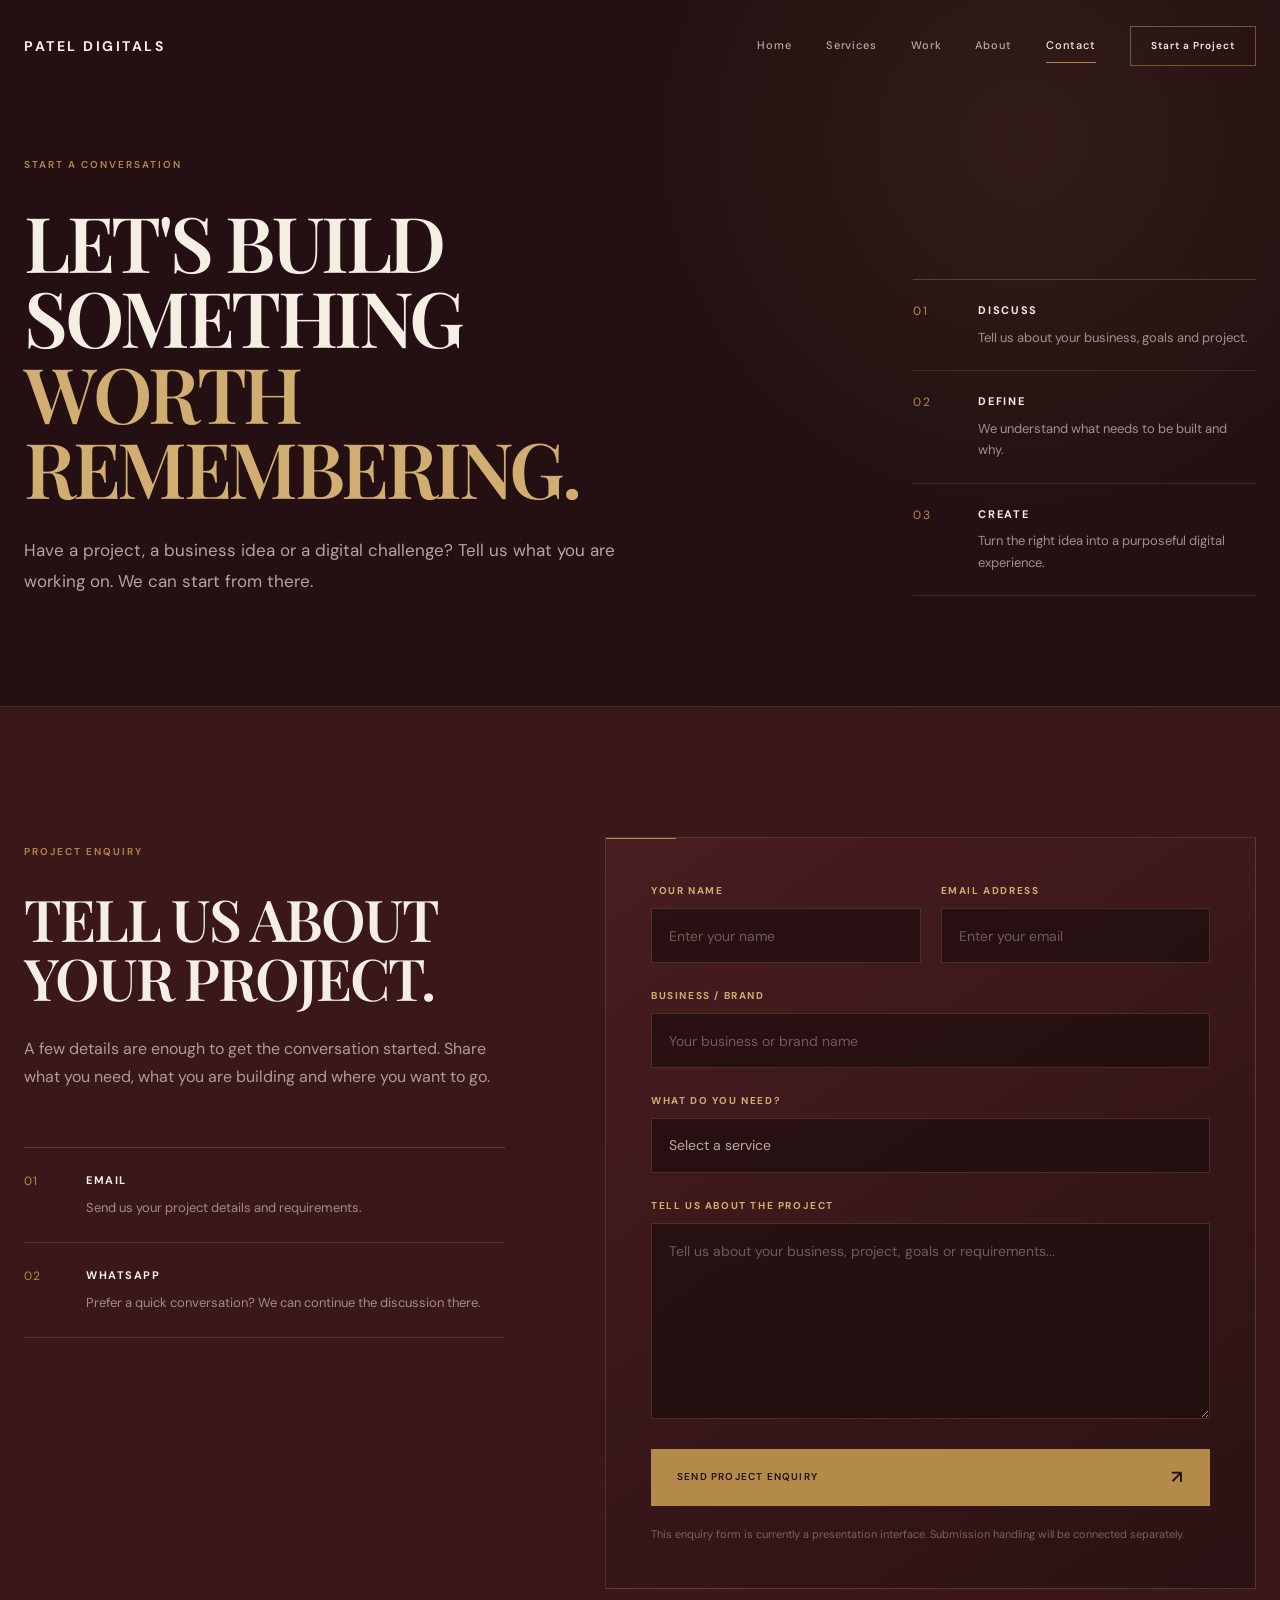
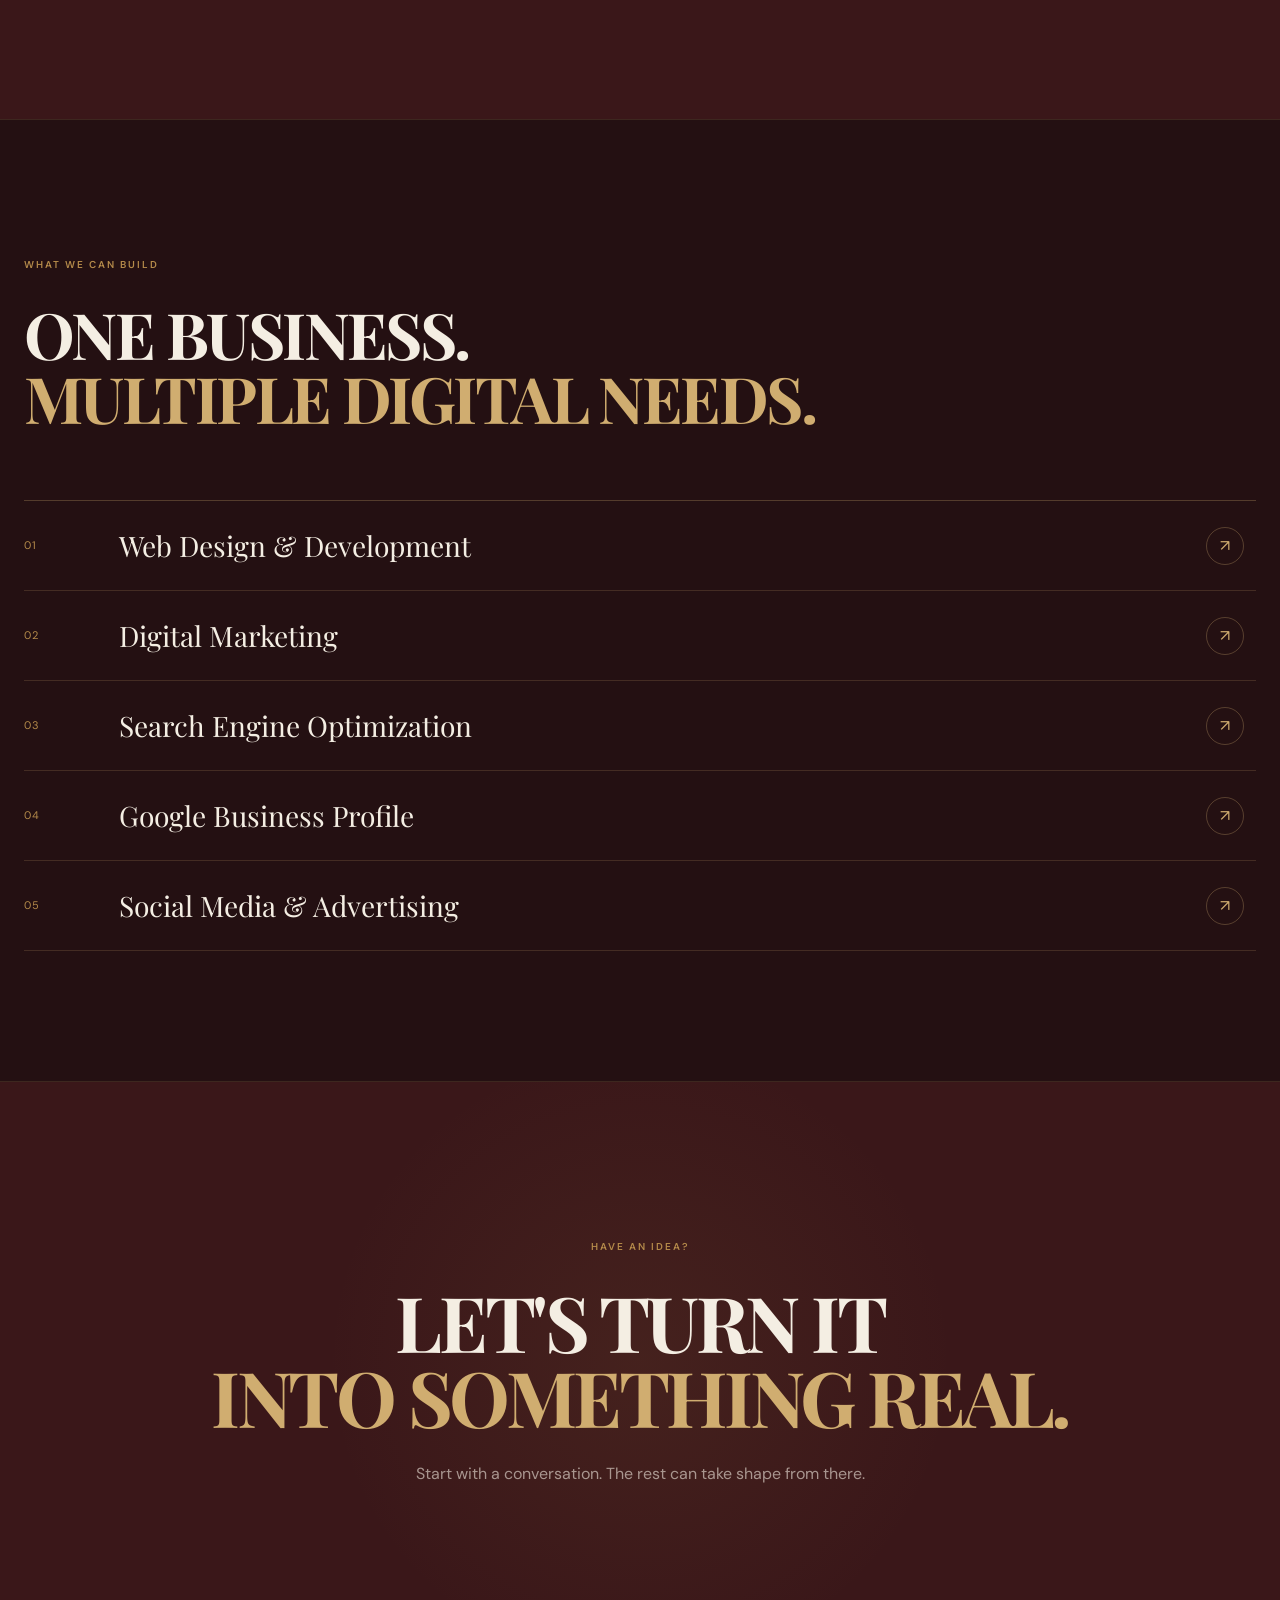
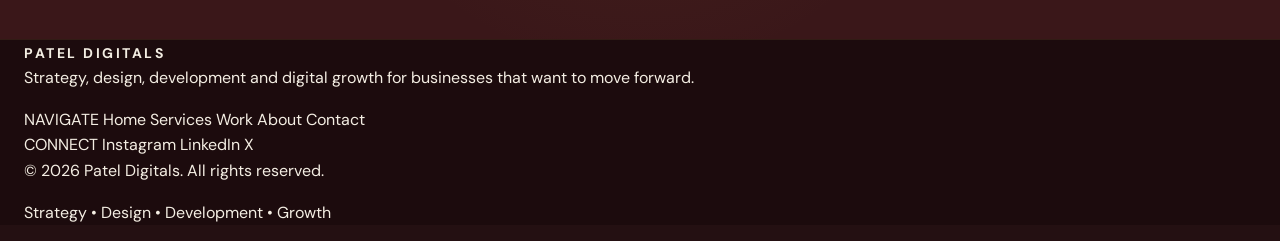
<file: contact.html>
<!DOCTYPE html>
<html lang="en">
<head>
    <meta charset="UTF-8">

    <meta name="viewport" content="width=device-width, initial-scale=1.0">

    <meta
        name="description"
        content="Start a project with Patel Digitals. Explore web design, digital marketing, SEO, Google Business Profile and social media services."
    >

    <meta
        name="keywords"
        content="Patel Digitals, digital marketing, web development, SEO, Google Business Profile, social media marketing"
    >

    <meta name="author" content="Patel Digitals">

    <title>Contact | Patel Digitals</title>

    <!-- Google Fonts -->
    <link rel="preconnect" href="https://fonts.googleapis.com">
    <link rel="preconnect" href="https://fonts.gstatic.com" crossorigin>

    <link
        href="https://fonts.googleapis.com/css2?family=DM+Sans:wght@400;500;600;700&family=Playfair+Display:wght@500;600;700&display=swap"
        rel="stylesheet"
    >

    <!-- Main CSS -->
    <link rel="stylesheet" href="css/style.css">

    <!-- Contact CSS -->
    <link rel="stylesheet" href="css/contact.css">
</head>

<body>

    <!-- =========================
         NAVBAR
    ========================== -->

    <header class="site-header">

        <div class="container navbar">

            <a href="index.html" class="brand">
                PATEL DIGITALS
            </a>

            <nav class="desktop-nav" aria-label="Main navigation">

                <a href="index.html">Home</a>

                <a href="services.html">Services</a>

                <a href="work.html">Work</a>

                <a href="about.html">About</a>

                <a href="contact.html" class="active">Contact</a>

                <a href="contact.html" class="nav-cta">
                    Start a Project
                </a>

            </nav>

            <button
                class="menu-toggle"
                type="button"
                aria-label="Open navigation"
                aria-expanded="false"
            >
                <span></span>
                <span></span>
            </button>

        </div>

        <!-- Mobile Navigation -->

        <div class="mobile-nav">

            <a href="index.html">Home</a>

            <a href="services.html">Services</a>

            <a href="work.html">Work</a>

            <a href="about.html">About</a>

            <a href="contact.html" class="active">Contact</a>

            <a href="contact.html" class="mobile-nav-cta">
                Start a Project
            </a>

        </div>

    </header>


    <main>

        <!-- =========================
             CONTACT HERO
        ========================== -->

        <section class="contact-hero">

            <div class="container contact-hero-grid">

                <div class="contact-hero-content reveal">

                    <p class="eyebrow">
                        START A CONVERSATION
                    </p>

                    <h1>
                        LET'S BUILD<br>
                        SOMETHING<br>
                        <span>WORTH REMEMBERING.</span>
                    </h1>

                    <p class="contact-hero-text">
                        Have a project, a business idea or a digital
                        challenge? Tell us what you are working on.
                        We can start from there.
                    </p>

                </div>


                <div class="contact-hero-meta reveal">

                    <div class="contact-meta-item">

                        <span class="contact-meta-number">
                            01
                        </span>

                        <div>
                            <span class="contact-meta-label">
                                DISCUSS
                            </span>

                            <p>
                                Tell us about your business,
                                goals and project.
                            </p>
                        </div>

                    </div>


                    <div class="contact-meta-item">

                        <span class="contact-meta-number">
                            02
                        </span>

                        <div>
                            <span class="contact-meta-label">
                                DEFINE
                            </span>

                            <p>
                                We understand what needs to
                                be built and why.
                            </p>

                        </div>

                    </div>


                    <div class="contact-meta-item">

                        <span class="contact-meta-number">
                            03
                        </span>

                        <div>

                            <span class="contact-meta-label">
                                CREATE
                            </span>

                            <p>
                                Turn the right idea into a
                                purposeful digital experience.
                            </p>

                        </div>

                    </div>

                </div>

            </div>

        </section>


        <!-- =========================
             PROJECT ENQUIRY
        ========================== -->

        <section class="contact-section">

            <div class="container contact-grid">


                <!-- LEFT SIDE -->

                <div class="contact-intro reveal">

                    <p class="eyebrow">
                        PROJECT ENQUIRY
                    </p>

                    <h2>
                        TELL US ABOUT<br>
                        YOUR PROJECT.
                    </h2>

                    <p class="contact-intro-text">
                        A few details are enough to get the
                        conversation started. Share what you
                        need, what you are building and where
                        you want to go.
                    </p>


                    <div class="contact-direct">

                        <div class="direct-item">

                            <span class="direct-number">
                                01
                            </span>

                            <div>
                                <span class="direct-label">
                                    EMAIL
                                </span>

                                <p>
                                    Send us your project details
                                    and requirements.
                                </p>
                            </div>

                        </div>


                        <div class="direct-item">

                            <span class="direct-number">
                                02
                            </span>

                            <div>
                                <span class="direct-label">
                                    WHATSAPP
                                </span>

                                <p>
                                    Prefer a quick conversation?
                                    We can continue the discussion there.
                                </p>
                            </div>

                        </div>

                    </div>

                </div>


                <!-- RIGHT SIDE FORM -->

                <div class="contact-form-wrap reveal">

                    <form
                        class="contact-form"
                        action="#"
                        method="post"
                    >

                        <div class="form-row">

                            <div class="form-group">

                                <label for="name">
                                    YOUR NAME
                                </label>

                                <input
                                    type="text"
                                    id="name"
                                    name="name"
                                    placeholder="Enter your name"
                                    autocomplete="name"
                                    required
                                >

                            </div>


                            <div class="form-group">

                                <label for="email">
                                    EMAIL ADDRESS
                                </label>

                                <input
                                    type="email"
                                    id="email"
                                    name="email"
                                    placeholder="Enter your email"
                                    autocomplete="email"
                                    required
                                >

                            </div>

                        </div>


                        <div class="form-group">

                            <label for="business">
                                BUSINESS / BRAND
                            </label>

                            <input
                                type="text"
                                id="business"
                                name="business"
                                placeholder="Your business or brand name"
                                autocomplete="organization"
                            >

                        </div>


                        <div class="form-group">

                            <label for="service">
                                WHAT DO YOU NEED?
                            </label>

                            <select
                                id="service"
                                name="service"
                                required
                            >

                                <option value="" selected disabled>
                                    Select a service
                                </option>

                                <option value="web-design-development">
                                    Web Design & Development
                                </option>

                                <option value="digital-marketing">
                                    Digital Marketing
                                </option>

                                <option value="seo">
                                    Search Engine Optimization
                                </option>

                                <option value="google-business-profile">
                                    Google Business Profile
                                </option>

                                <option value="social-media-advertising">
                                    Social Media & Advertising
                                </option>

                            </select>

                        </div>


                        <div class="form-group">

                            <label for="message">
                                TELL US ABOUT THE PROJECT
                            </label>

                            <textarea
                                id="message"
                                name="message"
                                rows="7"
                                placeholder="Tell us about your business, project, goals or requirements..."
                                required
                            ></textarea>

                        </div>


                        <button
                            type="submit"
                            class="btn btn-primary form-submit"
                        >
                            SEND PROJECT ENQUIRY
                            <span>↗</span>
                        </button>

                        <p class="form-note">
                            This enquiry form is currently a
                            presentation interface. Submission
                            handling will be connected separately.
                        </p>

                    </form>

                </div>

            </div>

        </section>


        <!-- =========================
             SERVICES CONNECTION
        ========================== -->

        <section class="contact-services">

            <div class="container">

                <div class="contact-services-heading reveal">

                    <p class="eyebrow">
                        WHAT WE CAN BUILD
                    </p>

                    <h2>
                        ONE BUSINESS.<br>
                        <span>MULTIPLE DIGITAL NEEDS.</span>
                    </h2>

                </div>


                <div class="contact-service-list">


                    <a
                        href="services.html"
                        class="contact-service-item reveal"
                    >

                        <span class="service-number">
                            01
                        </span>

                        <span class="service-name">
                            Web Design & Development
                        </span>

                        <span class="service-arrow">
                            ↗
                        </span>

                    </a>


                    <a
                        href="services.html"
                        class="contact-service-item reveal"
                    >

                        <span class="service-number">
                            02
                        </span>

                        <span class="service-name">
                            Digital Marketing
                        </span>

                        <span class="service-arrow">
                            ↗
                        </span>

                    </a>


                    <a
                        href="services.html"
                        class="contact-service-item reveal"
                    >

                        <span class="service-number">
                            03
                        </span>

                        <span class="service-name">
                            Search Engine Optimization
                        </span>

                        <span class="service-arrow">
                            ↗
                        </span>

                    </a>


                    <a
                        href="services.html"
                        class="contact-service-item reveal"
                    >

                        <span class="service-number">
                            04
                        </span>

                        <span class="service-name">
                            Google Business Profile
                        </span>

                        <span class="service-arrow">
                            ↗
                        </span>

                    </a>


                    <a
                        href="services.html"
                        class="contact-service-item reveal"
                    >

                        <span class="service-number">
                            05
                        </span>

                        <span class="service-name">
                            Social Media & Advertising
                        </span>

                        <span class="service-arrow">
                            ↗
                        </span>

                    </a>

                </div>

            </div>

        </section>


        <!-- =========================
             FINAL CTA
        ========================== -->

        <section class="contact-final-cta">

            <div class="container">

                <div class="contact-final-inner reveal">

                    <p class="eyebrow">
                        HAVE AN IDEA?
                    </p>

                    <h2>
                        LET'S TURN IT<br>
                        <span>INTO SOMETHING REAL.</span>
                    </h2>

                    <p>
                        Start with a conversation.
                        The rest can take shape from there.
                    </p>

                </div>

            </div>

        </section>

    </main>


    <!-- =========================
         FOOTER
    ========================== -->

    <footer class="site-footer">

        <div class="container footer-main">


            <div class="footer-brand">

                <a href="index.html" class="brand">
                    PATEL DIGITALS
                </a>

                <p>
                    Strategy, design, development and
                    digital growth for businesses that
                    want to move forward.
                </p>

            </div>


            <div class="footer-links">


                <div class="footer-column">

                    <span class="footer-title">
                        NAVIGATE
                    </span>

                    <a href="index.html">
                        Home
                    </a>

                    <a href="services.html">
                        Services
                    </a>

                    <a href="work.html">
                        Work
                    </a>

                    <a href="about.html">
                        About
                    </a>

                    <a href="contact.html">
                        Contact
                    </a>

                </div>


                <div class="footer-column">

                    <span class="footer-title">
                        CONNECT
                    </span>

                    <a href="#">
                        Instagram
                    </a>

                    <a href="#">
                        LinkedIn
                    </a>

                    <a href="#">
                        X
                    </a>

                </div>

            </div>

        </div>


        <div class="container footer-bottom">

            <p>
                © 2026 Patel Digitals. All rights reserved.
            </p>

            <p>
                Strategy • Design • Development • Growth
            </p>

        </div>

    </footer>


    <!-- Main JavaScript -->

    <script src="js/script.js"></script>

</body>
</html>
</file>
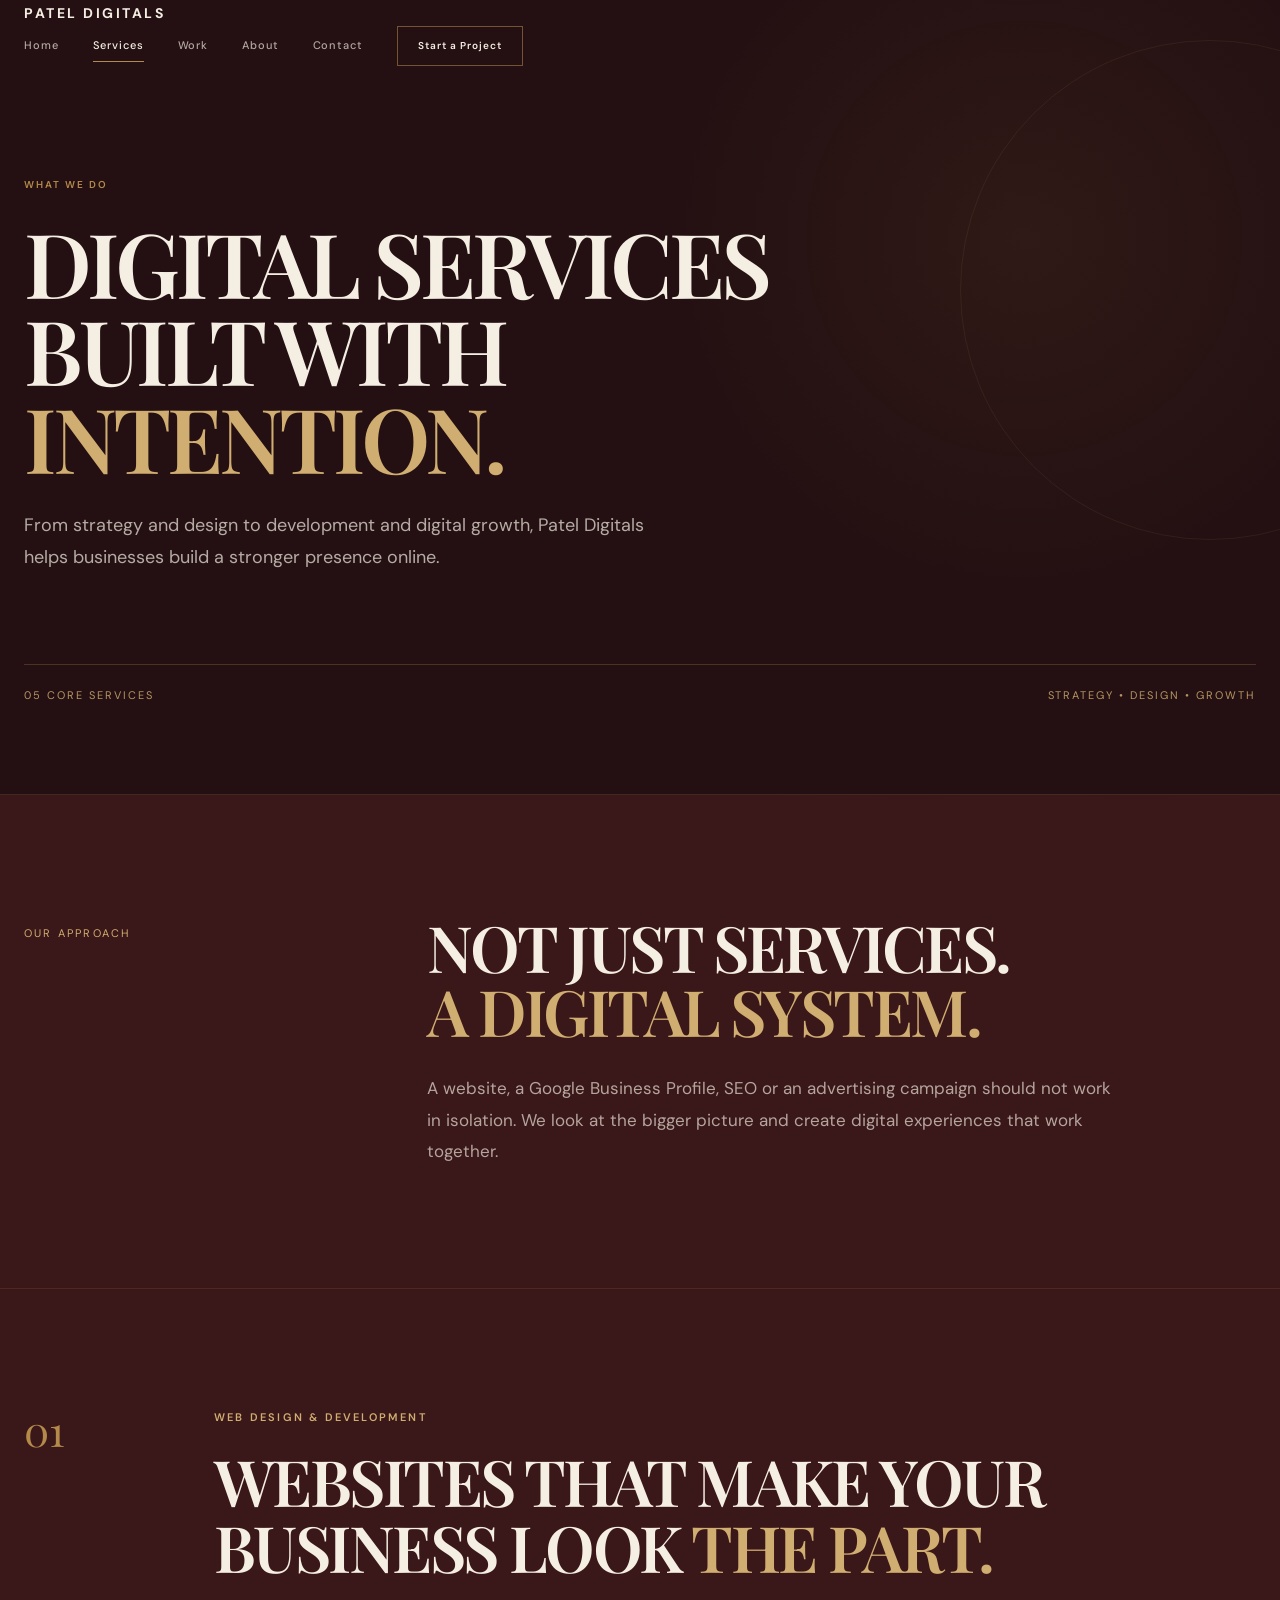
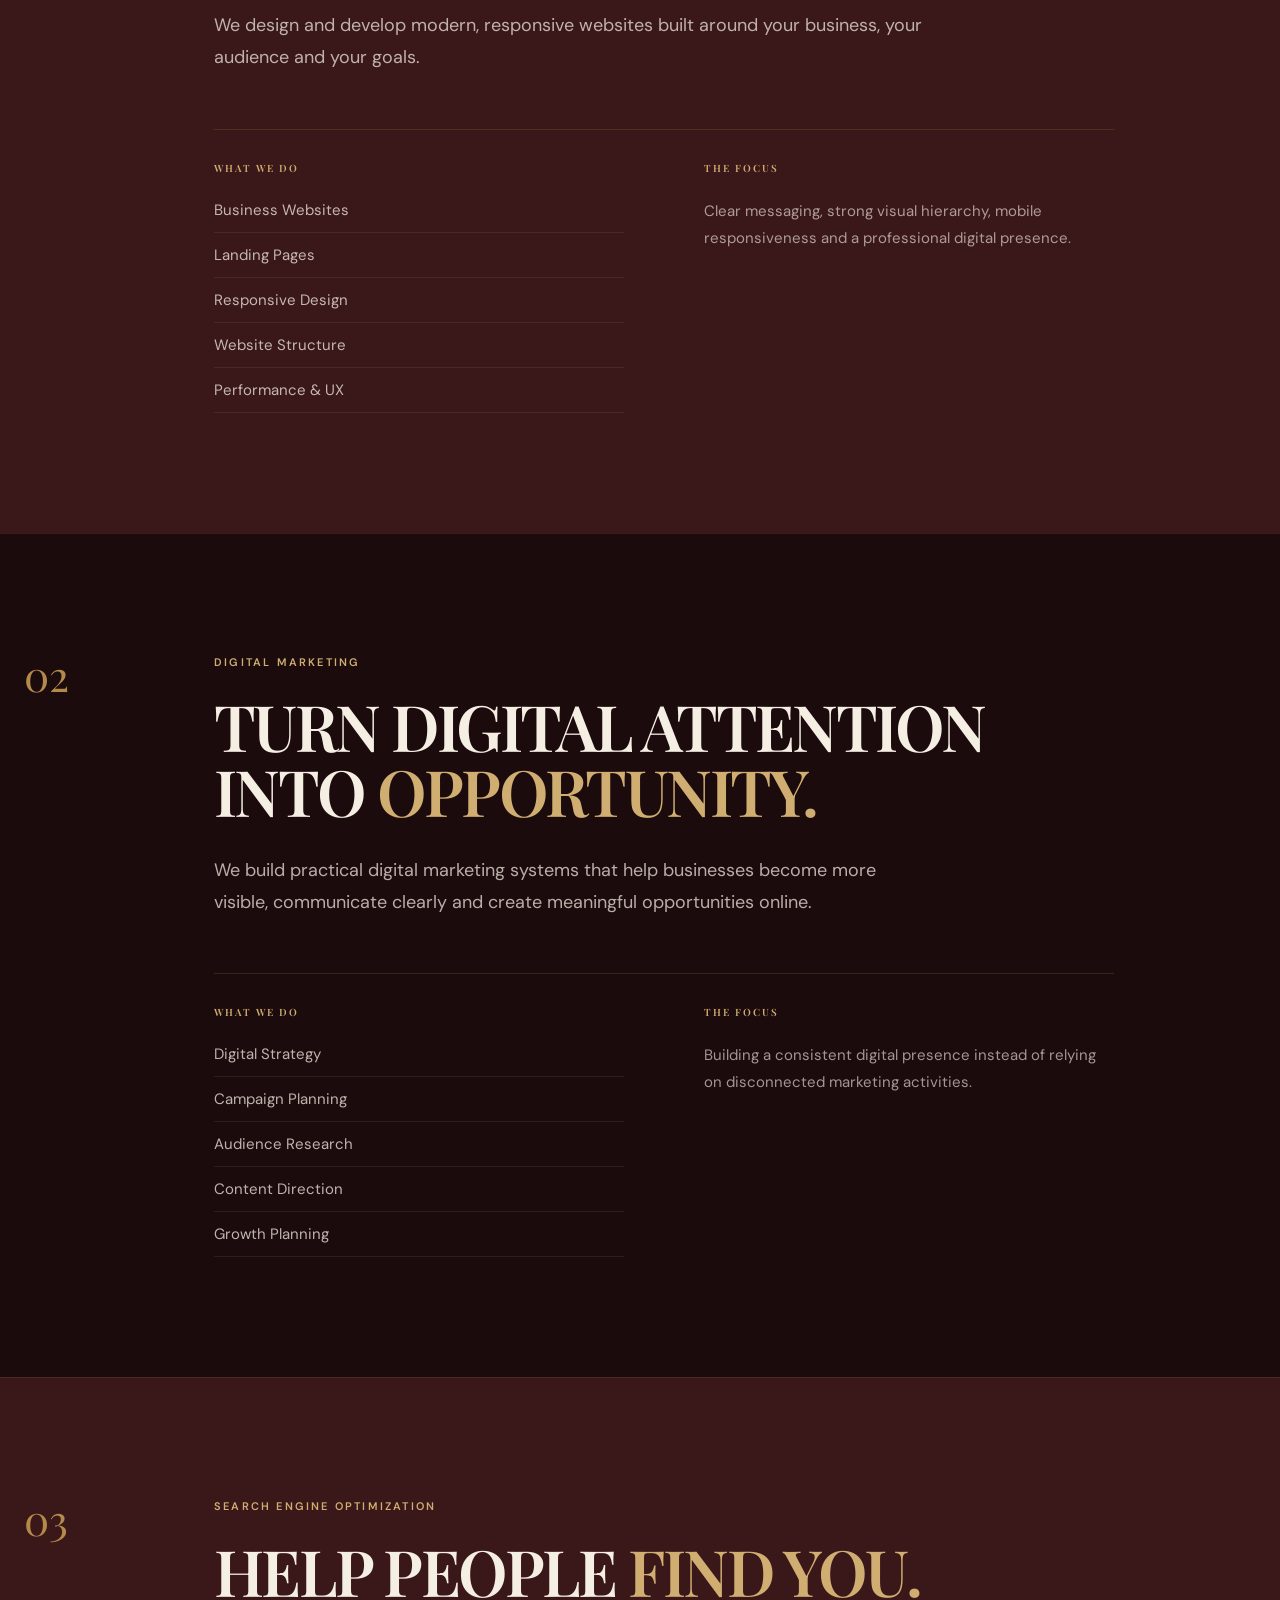
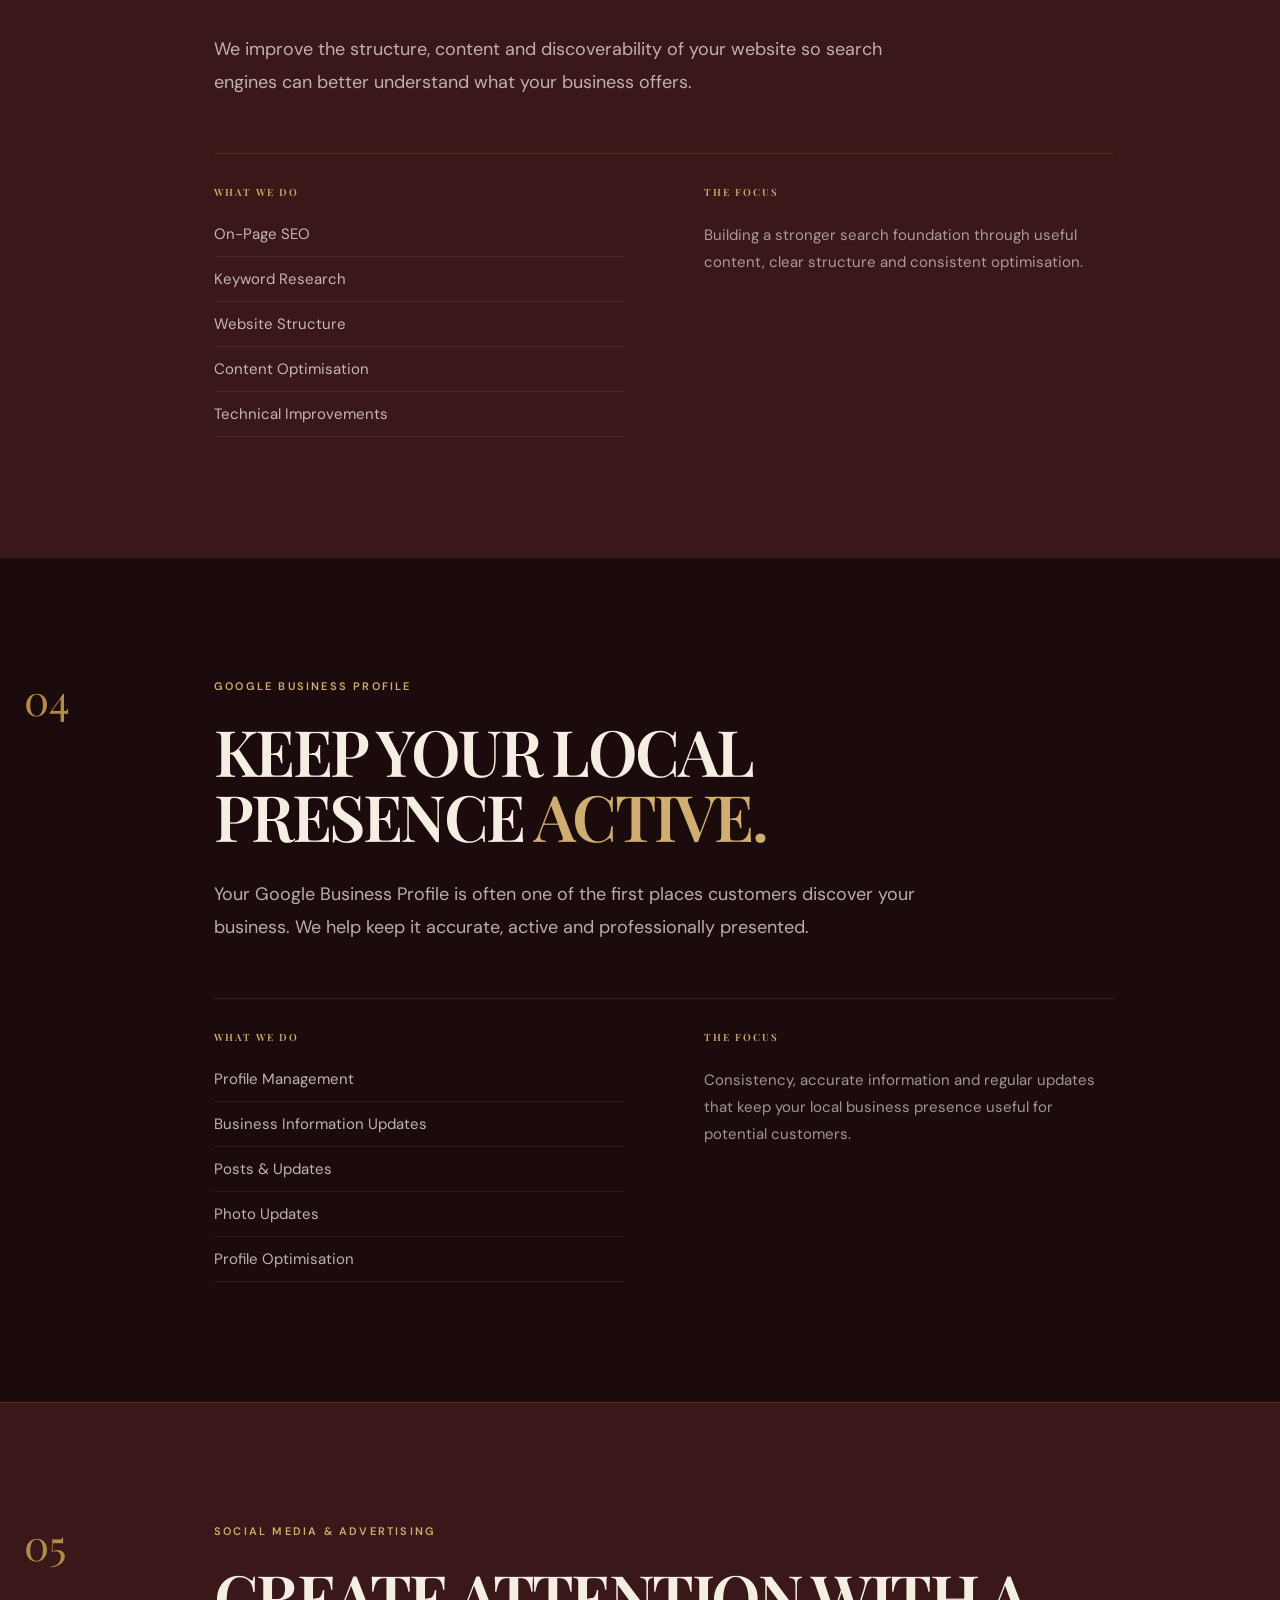
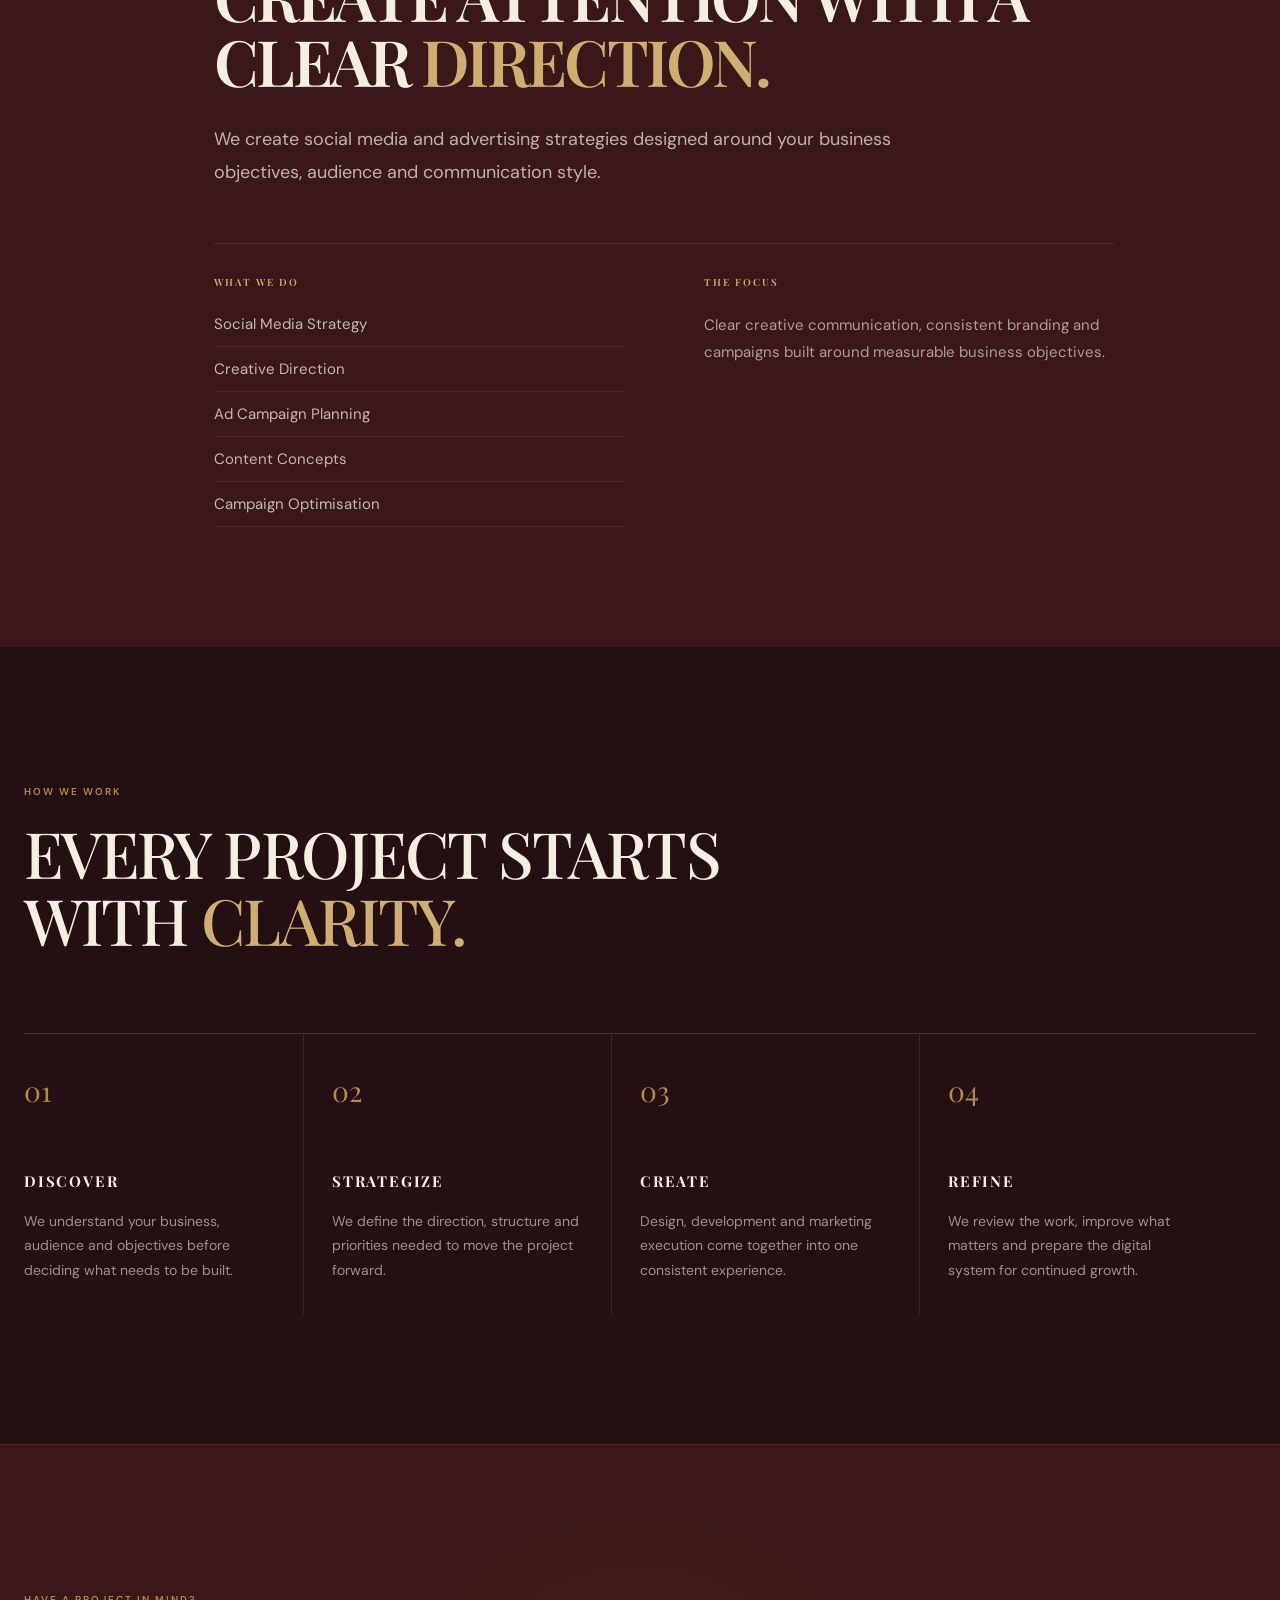
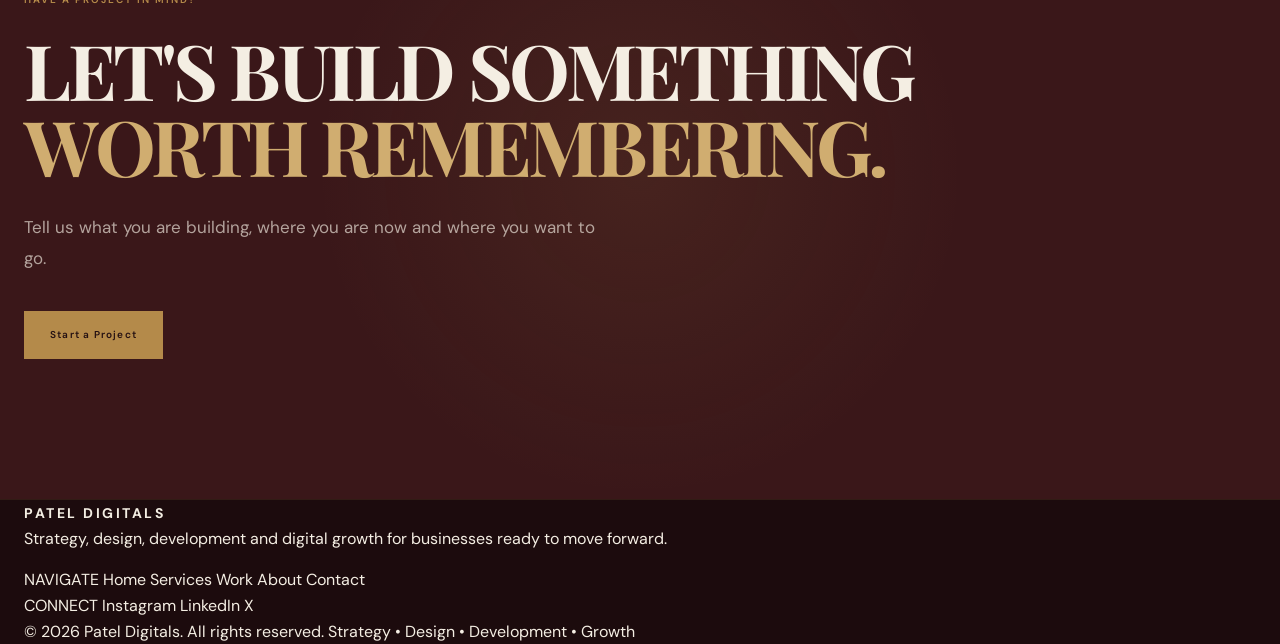
<file: services.html>
<!DOCTYPE html>
<html lang="en">
<head>
    <meta charset="UTF-8">
    <meta name="viewport" content="width=device-width, initial-scale=1.0">

    <title>Services | Patel Digitals</title>

    <meta name="description" content="Explore Patel Digitals services including web design and development, digital marketing, SEO, Google Business Profile management, social media and advertising.">

    <meta name="keywords" content="Patel Digitals, web design, web development, digital marketing, SEO, Google Business Profile, social media marketing, advertising">

    <link rel="preconnect" href="https://fonts.googleapis.com">
    <link rel="preconnect" href="https://fonts.gstatic.com" crossorigin>

    <link href="https://fonts.googleapis.com/css2?family=DM+Sans:wght@400;500;600;700&family=Playfair+Display:wght@500;600;700&display=swap" rel="stylesheet">

    <link rel="stylesheet" href="css/style.css">
    <link rel="stylesheet" href="css/services.css">
</head>

<body>

<!-- =====================================================
     NAVBAR
===================================================== -->

<header class="site-header">

    <div class="container nav-container">

        <a href="index.html" class="brand">
            PATEL DIGITALS
        </a>

        <nav class="desktop-nav">

            <a href="index.html">Home</a>
            <a href="services.html" class="active">Services</a>
            <a href="work.html">Work</a>
            <a href="about.html">About</a>
            <a href="contact.html">Contact</a>

            <a href="contact.html" class="nav-cta">
                Start a Project
            </a>

        </nav>

        <button class="menu-toggle" aria-label="Open navigation">
            <span></span>
            <span></span>
            <span></span>
        </button>

    </div>

    <div class="mobile-nav">

        <a href="index.html">Home</a>
        <a href="services.html">Services</a>
        <a href="work.html">Work</a>
        <a href="about.html">About</a>
        <a href="contact.html">Contact</a>

        <a href="contact.html" class="mobile-nav-cta">
            Start a Project
        </a>

    </div>

</header>


<main>

<!-- =====================================================
     SERVICES HERO
===================================================== -->

<section class="services-hero">

    <div class="container">

        <div class="services-hero-content reveal">

            <span class="eyebrow">
                WHAT WE DO
            </span>

            <h1>
                DIGITAL SERVICES<br>
                BUILT WITH <span>INTENTION.</span>
            </h1>

            <p>
                From strategy and design to development and digital growth,
                Patel Digitals helps businesses build a stronger presence
                online.
            </p>

        </div>

        <div class="services-hero-meta reveal">

            <span>
                05 CORE SERVICES
            </span>

            <span>
                STRATEGY • DESIGN • GROWTH
            </span>

        </div>

    </div>

</section>


<!-- =====================================================
     SERVICES INTRO
===================================================== -->

<section class="services-intro">

    <div class="container">

        <div class="services-intro-grid">

            <div class="services-intro-label reveal">
                OUR APPROACH
            </div>

            <div class="services-intro-copy reveal">

                <h2>
                    NOT JUST SERVICES.<br>
                    <span>A DIGITAL SYSTEM.</span>
                </h2>

                <p>
                    A website, a Google Business Profile, SEO or an
                    advertising campaign should not work in isolation.
                    We look at the bigger picture and create digital
                    experiences that work together.
                </p>

            </div>

        </div>

    </div>

</section>


<!-- =====================================================
     SERVICE 01
===================================================== -->

<section class="service-detail">

    <div class="container">

        <div class="service-detail-grid">

            <div class="service-detail-number reveal">
                01
            </div>

            <div class="service-detail-main reveal">

                <span class="service-kicker">
                    WEB DESIGN & DEVELOPMENT
                </span>

                <h2>
                    WEBSITES THAT MAKE
                    YOUR BUSINESS LOOK
                    <span>THE PART.</span>
                </h2>

                <p class="service-lead">
                    We design and develop modern, responsive websites
                    built around your business, your audience and your
                    goals.
                </p>

                <div class="service-columns">

                    <div>
                        <h3>WHAT WE DO</h3>

                        <ul>
                            <li>Business Websites</li>
                            <li>Landing Pages</li>
                            <li>Responsive Design</li>
                            <li>Website Structure</li>
                            <li>Performance & UX</li>
                        </ul>
                    </div>

                    <div>
                        <h3>THE FOCUS</h3>

                        <p>
                            Clear messaging, strong visual hierarchy,
                            mobile responsiveness and a professional
                            digital presence.
                        </p>
                    </div>

                </div>

            </div>

        </div>

    </div>

</section>


<!-- =====================================================
     SERVICE 02
===================================================== -->

<section class="service-detail service-dark">

    <div class="container">

        <div class="service-detail-grid">

            <div class="service-detail-number reveal">
                02
            </div>

            <div class="service-detail-main reveal">

                <span class="service-kicker">
                    DIGITAL MARKETING
                </span>

                <h2>
                    TURN DIGITAL
                    ATTENTION INTO
                    <span>OPPORTUNITY.</span>
                </h2>

                <p class="service-lead">
                    We build practical digital marketing systems that
                    help businesses become more visible, communicate
                    clearly and create meaningful opportunities online.
                </p>

                <div class="service-columns">

                    <div>
                        <h3>WHAT WE DO</h3>

                        <ul>
                            <li>Digital Strategy</li>
                            <li>Campaign Planning</li>
                            <li>Audience Research</li>
                            <li>Content Direction</li>
                            <li>Growth Planning</li>
                        </ul>
                    </div>

                    <div>
                        <h3>THE FOCUS</h3>

                        <p>
                            Building a consistent digital presence instead
                            of relying on disconnected marketing activities.
                        </p>
                    </div>

                </div>

            </div>

        </div>

    </div>

</section>


<!-- =====================================================
     SERVICE 03
===================================================== -->

<section class="service-detail">

    <div class="container">

        <div class="service-detail-grid">

            <div class="service-detail-number reveal">
                03
            </div>

            <div class="service-detail-main reveal">

                <span class="service-kicker">
                    SEARCH ENGINE OPTIMIZATION
                </span>

                <h2>
                    HELP PEOPLE
                    <span>FIND YOU.</span>
                </h2>

                <p class="service-lead">
                    We improve the structure, content and discoverability
                    of your website so search engines can better understand
                    what your business offers.
                </p>

                <div class="service-columns">

                    <div>
                        <h3>WHAT WE DO</h3>

                        <ul>
                            <li>On-Page SEO</li>
                            <li>Keyword Research</li>
                            <li>Website Structure</li>
                            <li>Content Optimisation</li>
                            <li>Technical Improvements</li>
                        </ul>
                    </div>

                    <div>
                        <h3>THE FOCUS</h3>

                        <p>
                            Building a stronger search foundation through
                            useful content, clear structure and consistent
                            optimisation.
                        </p>
                    </div>

                </div>

            </div>

        </div>

    </div>

</section>


<!-- =====================================================
     SERVICE 04
===================================================== -->

<section class="service-detail service-dark">

    <div class="container">

        <div class="service-detail-grid">

            <div class="service-detail-number reveal">
                04
            </div>

            <div class="service-detail-main reveal">

                <span class="service-kicker">
                    GOOGLE BUSINESS PROFILE
                </span>

                <h2>
                    KEEP YOUR LOCAL
                    PRESENCE
                    <span>ACTIVE.</span>
                </h2>

                <p class="service-lead">
                    Your Google Business Profile is often one of the first
                    places customers discover your business. We help keep
                    it accurate, active and professionally presented.
                </p>

                <div class="service-columns">

                    <div>
                        <h3>WHAT WE DO</h3>

                        <ul>
                            <li>Profile Management</li>
                            <li>Business Information Updates</li>
                            <li>Posts & Updates</li>
                            <li>Photo Updates</li>
                            <li>Profile Optimisation</li>
                        </ul>
                    </div>

                    <div>
                        <h3>THE FOCUS</h3>

                        <p>
                            Consistency, accurate information and regular
                            updates that keep your local business presence
                            useful for potential customers.
                        </p>
                    </div>

                </div>

            </div>

        </div>

    </div>

</section>


<!-- =====================================================
     SERVICE 05
===================================================== -->

<section class="service-detail">

    <div class="container">

        <div class="service-detail-grid">

            <div class="service-detail-number reveal">
                05
            </div>

            <div class="service-detail-main reveal">

                <span class="service-kicker">
                    SOCIAL MEDIA & ADVERTISING
                </span>

                <h2>
                    CREATE ATTENTION
                    WITH A CLEAR
                    <span>DIRECTION.</span>
                </h2>

                <p class="service-lead">
                    We create social media and advertising strategies
                    designed around your business objectives, audience
                    and communication style.
                </p>

                <div class="service-columns">

                    <div>
                        <h3>WHAT WE DO</h3>

                        <ul>
                            <li>Social Media Strategy</li>
                            <li>Creative Direction</li>
                            <li>Ad Campaign Planning</li>
                            <li>Content Concepts</li>
                            <li>Campaign Optimisation</li>
                        </ul>
                    </div>

                    <div>
                        <h3>THE FOCUS</h3>

                        <p>
                            Clear creative communication, consistent
                            branding and campaigns built around measurable
                            business objectives.
                        </p>
                    </div>

                </div>

            </div>

        </div>

    </div>

</section>


<!-- =====================================================
     PROCESS
===================================================== -->

<section class="services-process">

    <div class="container">

        <div class="section-heading reveal">

            <span class="eyebrow">
                HOW WE WORK
            </span>

            <h2>
                EVERY PROJECT STARTS<br>
                WITH <span>CLARITY.</span>
            </h2>

        </div>


        <div class="services-process-grid">

            <div class="services-process-item reveal">

                <span>01</span>

                <h3>DISCOVER</h3>

                <p>
                    We understand your business, audience and objectives
                    before deciding what needs to be built.
                </p>

            </div>


            <div class="services-process-item reveal">

                <span>02</span>

                <h3>STRATEGIZE</h3>

                <p>
                    We define the direction, structure and priorities
                    needed to move the project forward.
                </p>

            </div>


            <div class="services-process-item reveal">

                <span>03</span>

                <h3>CREATE</h3>

                <p>
                    Design, development and marketing execution come
                    together into one consistent experience.
                </p>

            </div>


            <div class="services-process-item reveal">

                <span>04</span>

                <h3>REFINE</h3>

                <p>
                    We review the work, improve what matters and prepare
                    the digital system for continued growth.
                </p>

            </div>

        </div>

    </div>

</section>


<!-- =====================================================
     CTA
===================================================== -->

<section class="services-cta">

    <div class="container">

        <div class="services-cta-inner reveal">

            <span class="eyebrow">
                HAVE A PROJECT IN MIND?
            </span>

            <h2>
                LET'S BUILD SOMETHING<br>
                <span>WORTH REMEMBERING.</span>
            </h2>

            <p>
                Tell us what you are building, where you are now and
                where you want to go.
            </p>

            <a href="contact.html" class="btn btn-primary">
                Start a Project
            </a>

        </div>

    </div>

</section>

</main>


<!-- =====================================================
     FOOTER
===================================================== -->

<footer class="site-footer">

    <div class="container">

        <div class="footer-main">

            <div class="footer-brand">

                <a href="index.html" class="brand">
                    PATEL DIGITALS
                </a>

                <p>
                    Strategy, design, development and digital growth
                    for businesses ready to move forward.
                </p>

            </div>


            <div class="footer-links">

                <div class="footer-column">

                    <span>NAVIGATE</span>

                    <a href="index.html">Home</a>
                    <a href="services.html">Services</a>
                    <a href="work.html">Work</a>
                    <a href="about.html">About</a>
                    <a href="contact.html">Contact</a>

                </div>


                <div class="footer-column">

                    <span>CONNECT</span>

                    <a href="#" aria-label="Instagram">Instagram</a>
                    <a href="#" aria-label="LinkedIn">LinkedIn</a>
                    <a href="#" aria-label="X">X</a>

                </div>

            </div>

        </div>


        <div class="footer-bottom">

            <span>
                © 2026 Patel Digitals. All rights reserved.
            </span>

            <span>
                Strategy • Design • Development • Growth
            </span>

        </div>

    </div>

</footer>


<script src="js/script.js"></script>

</body>
</html>
</file>
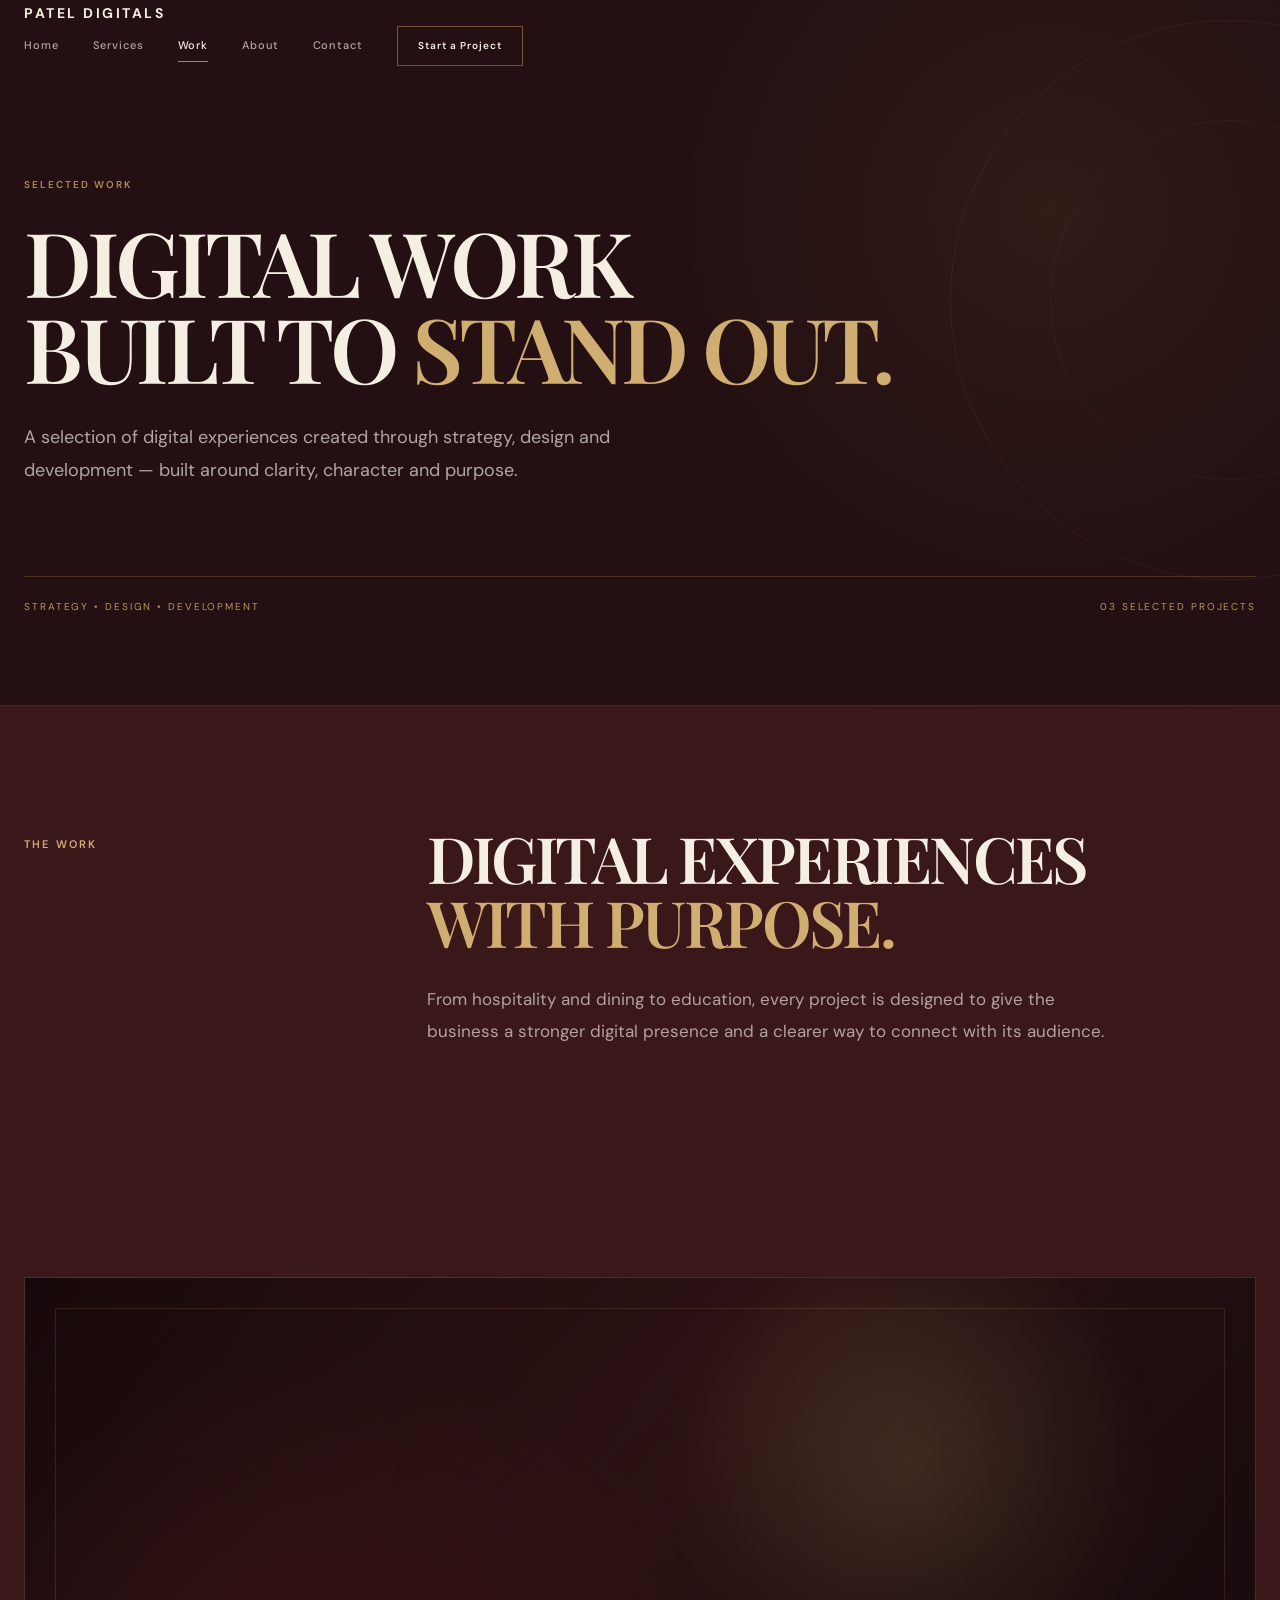
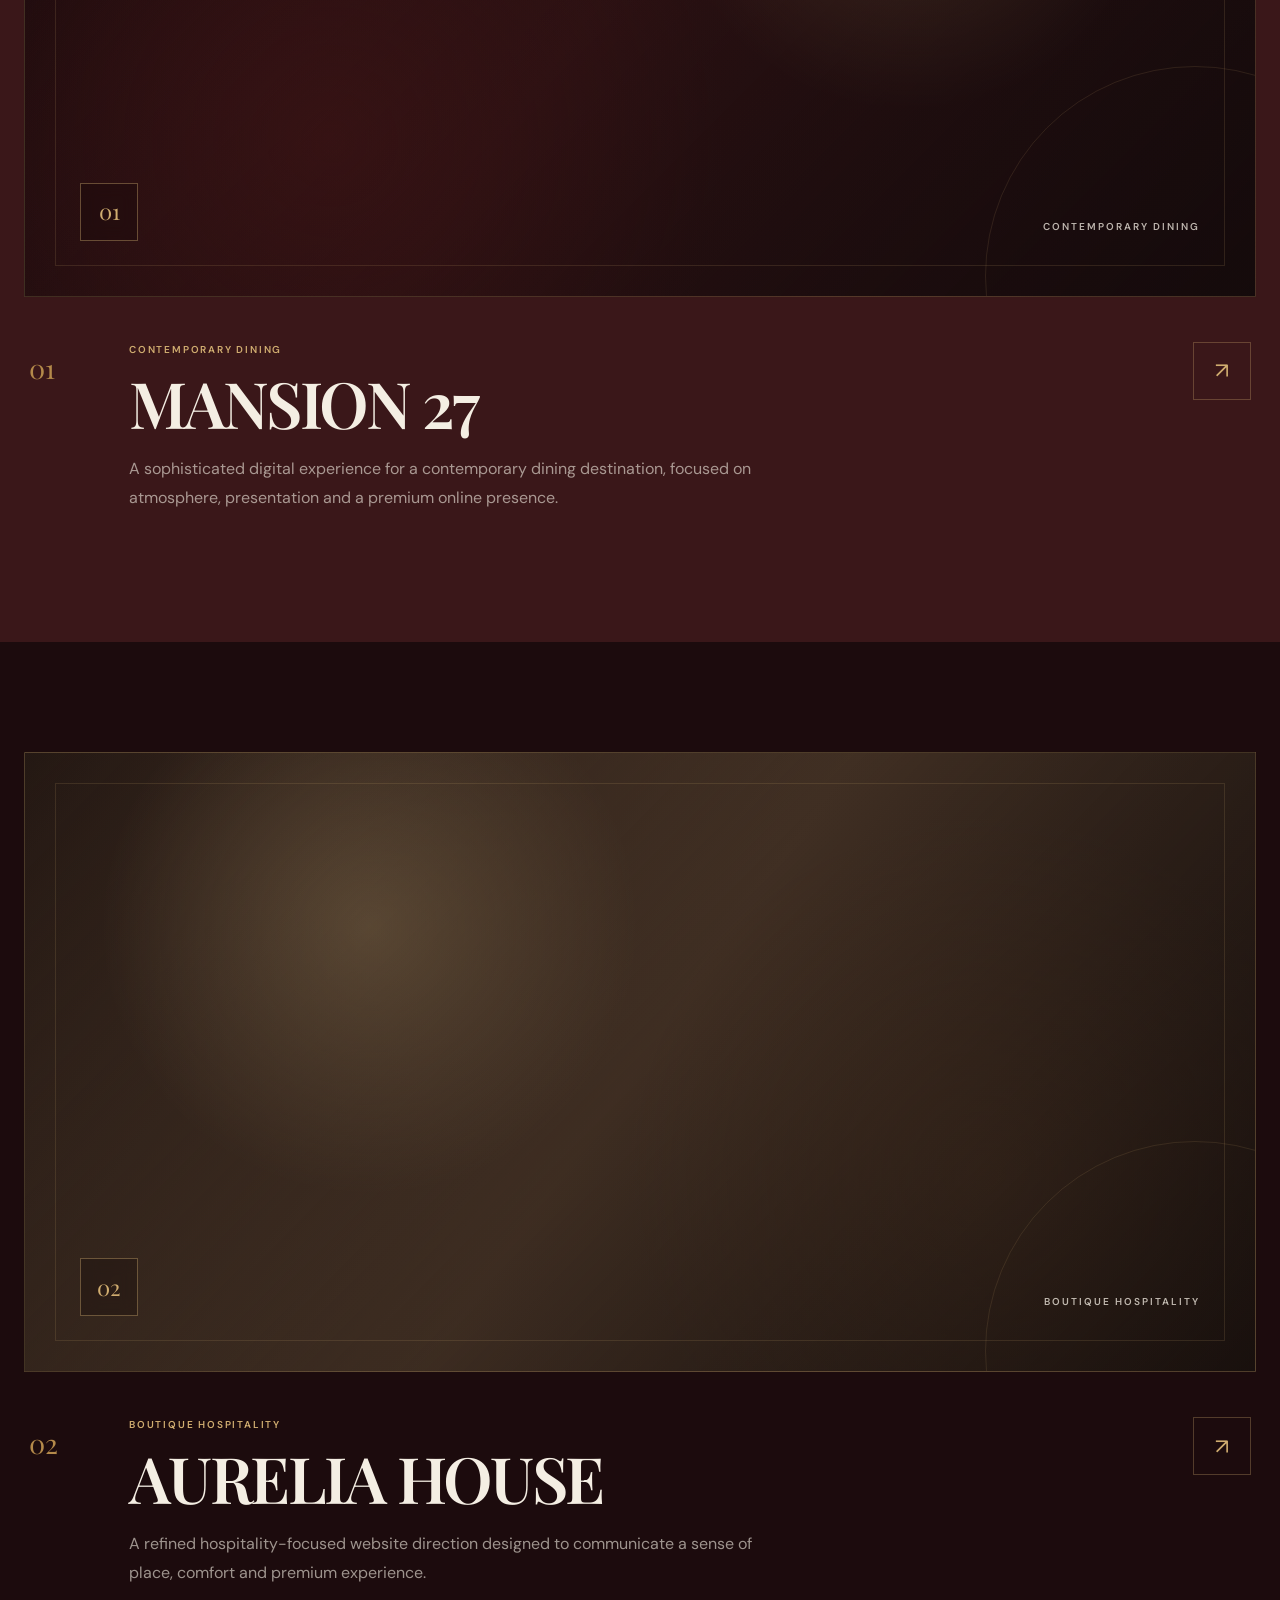
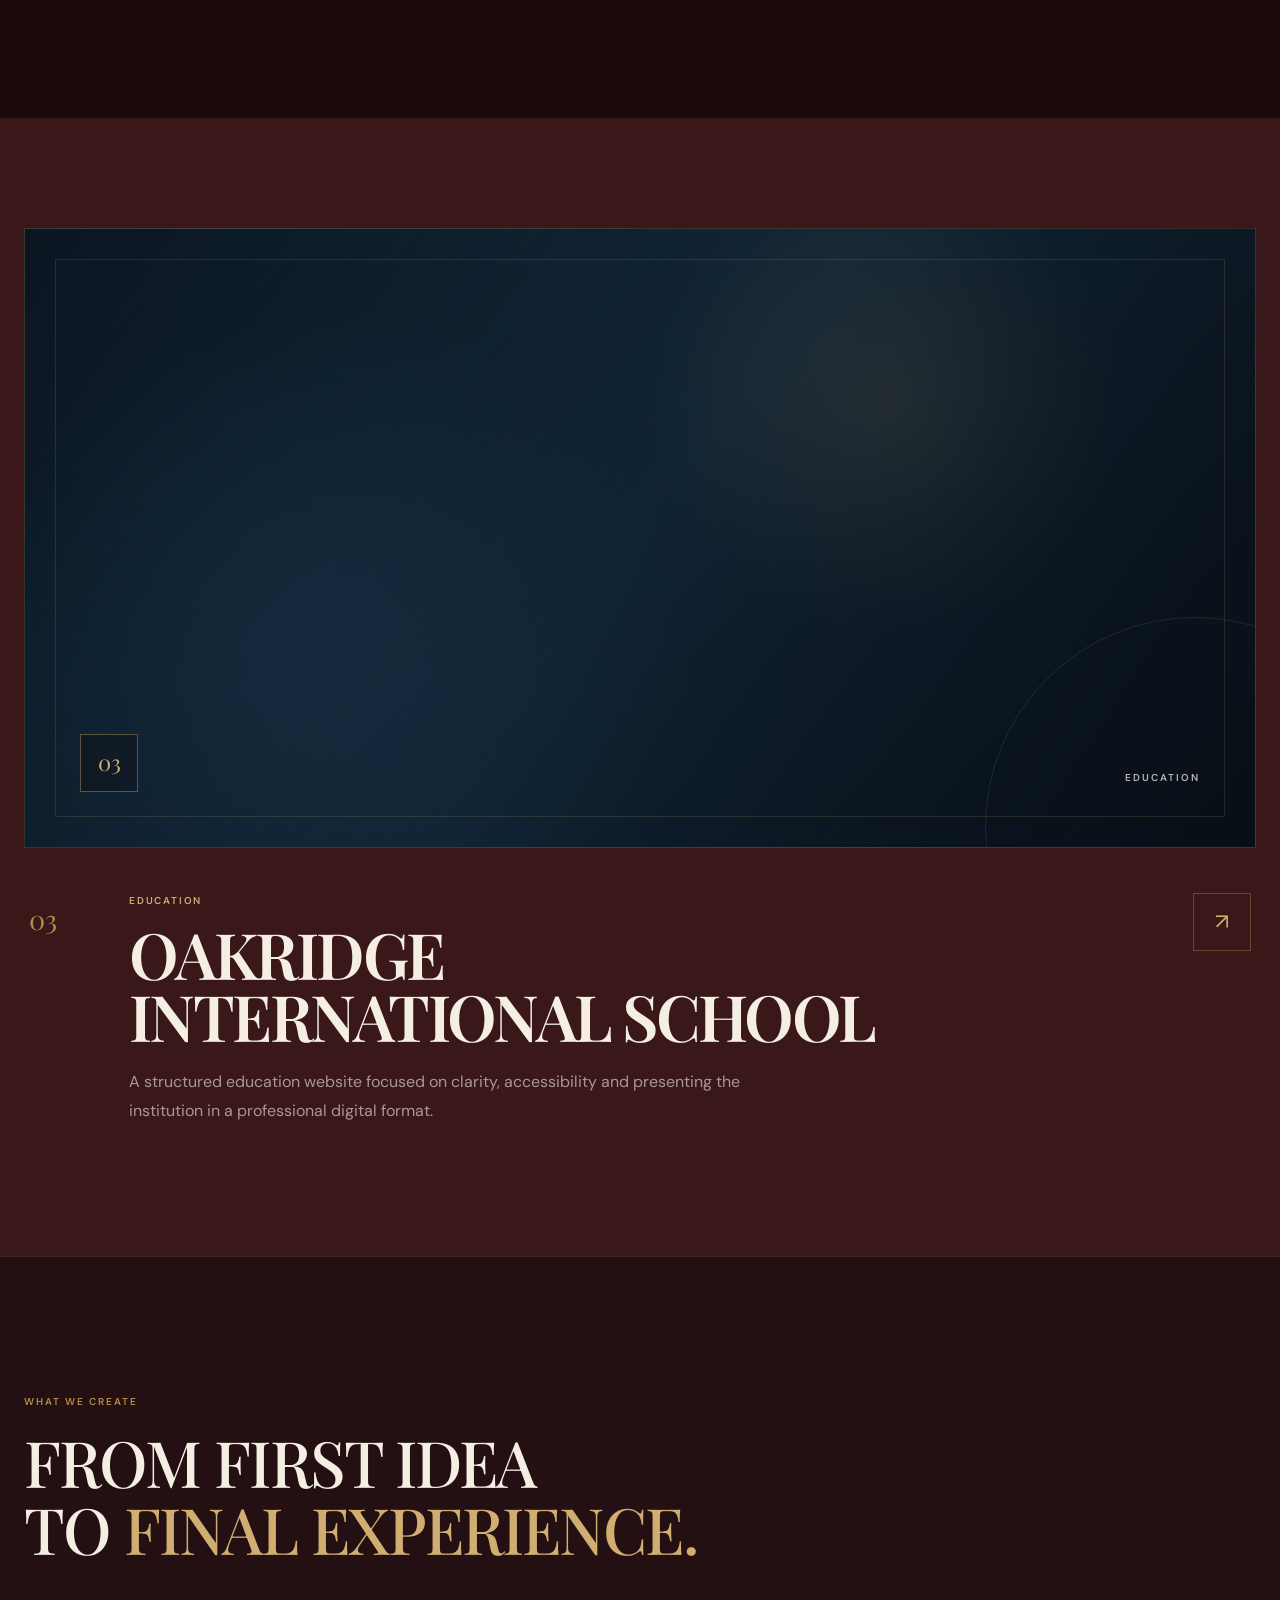
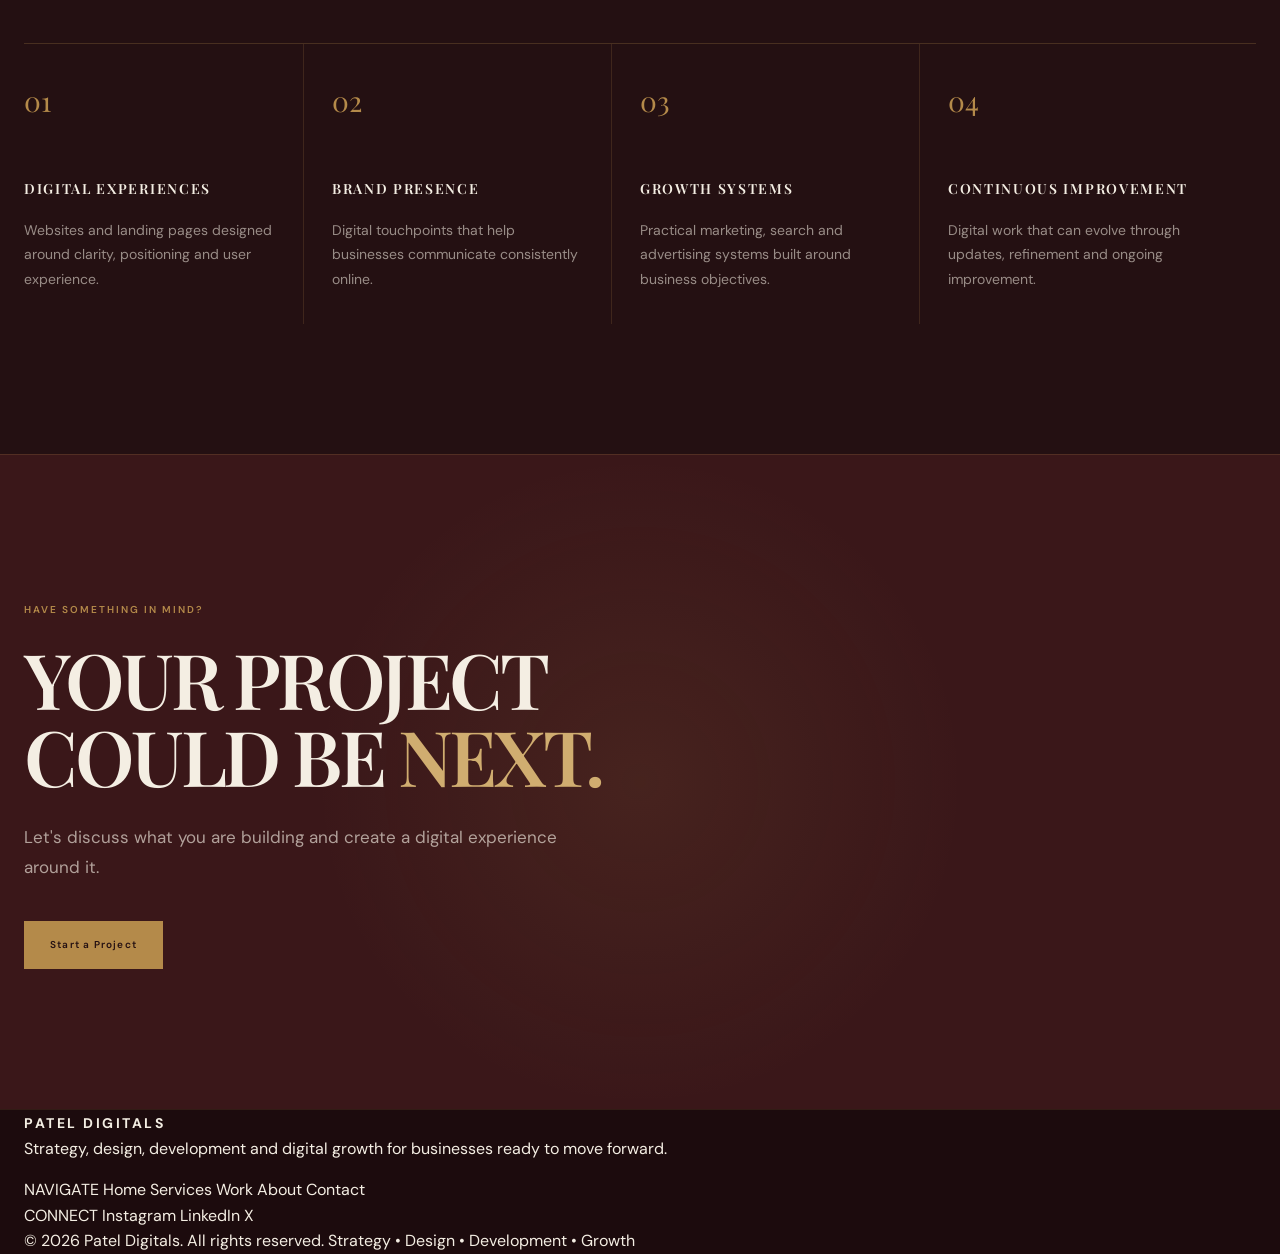
<file: work.html>
<!DOCTYPE html>
<html lang="en">

<head>

    <meta charset="UTF-8">
    <meta name="viewport" content="width=device-width, initial-scale=1.0">

    <title>Work | Patel Digitals</title>

    <meta
        name="description"
        content="Explore selected website projects and digital experiences created by Patel Digitals."
    >

    <link rel="preconnect" href="https://fonts.googleapis.com">
    <link rel="preconnect" href="https://fonts.gstatic.com" crossorigin>

    <link
        href="https://fonts.googleapis.com/css2?family=DM+Sans:wght@400;500;600;700&family=Playfair+Display:wght@500;600;700&display=swap"
        rel="stylesheet"
    >

    <link rel="stylesheet" href="css/style.css">
    <link rel="stylesheet" href="css/work.css">

</head>


<body>


<!-- =====================================================
     NAVBAR
====================================================== -->

<header class="site-header">

    <div class="container nav-container">

        <a href="index.html" class="brand">
            PATEL DIGITALS
        </a>


        <nav class="desktop-nav">

            <a href="index.html">
                Home
            </a>

            <a href="services.html">
                Services
            </a>

            <a href="work.html" class="active">
                Work
            </a>

            <a href="about.html">
                About
            </a>

            <a href="contact.html">
                Contact
            </a>

            <a href="contact.html" class="nav-cta">
                Start a Project
            </a>

        </nav>


        <button
            class="menu-toggle"
            aria-label="Open navigation"
            type="button"
        >
            <span></span>
            <span></span>
            <span></span>
        </button>

    </div>


    <div class="mobile-nav">

        <a href="index.html">
            Home
        </a>

        <a href="services.html">
            Services
        </a>

        <a href="work.html">
            Work
        </a>

        <a href="about.html">
            About
        </a>

        <a href="contact.html">
            Contact
        </a>

        <a href="contact.html" class="mobile-nav-cta">
            Start a Project
        </a>

    </div>

</header>



<main>


<!-- =====================================================
     WORK HERO
====================================================== -->

<section class="work-hero">

    <div class="container">

        <div class="work-hero-content">

            <span class="eyebrow">
                SELECTED WORK
            </span>


            <h1>

                DIGITAL WORK
                <br>

                BUILT TO
                <span>STAND OUT.</span>

            </h1>


            <p>
                A selection of digital experiences created through
                strategy, design and development — built around
                clarity, character and purpose.
            </p>

        </div>


        <div class="work-hero-meta">

            <span>
                STRATEGY • DESIGN • DEVELOPMENT
            </span>

            <span>
                03 SELECTED PROJECTS
            </span>

        </div>

    </div>

</section>



<!-- =====================================================
     WORK INTRO
====================================================== -->

<section class="work-intro">

    <div class="container">

        <div class="work-intro-grid">

            <div class="work-intro-label">
                THE WORK
            </div>


            <div class="work-intro-content">

                <h2>

                    DIGITAL EXPERIENCES
                    <span>WITH PURPOSE.</span>

                </h2>


                <p>
                    From hospitality and dining to education,
                    every project is designed to give the business
                    a stronger digital presence and a clearer way
                    to connect with its audience.
                </p>

            </div>

        </div>

    </div>

</section>



<!-- =====================================================
     PROJECT 01 — MANSION 27
====================================================== -->

<section class="portfolio-project">

    <div class="container">

        <a
            href="https://prince-patle-04.github.io/MANSION-27/"
            class="portfolio-card"
            target="_blank"
            rel="noopener noreferrer"
        >

            <div class="portfolio-image mansion-image">

                <div class="portfolio-image-content">

                    <span class="portfolio-image-number">
                        01
                    </span>

                    <span class="portfolio-image-label">
                        CONTEMPORARY DINING
                    </span>

                </div>


                <div class="portfolio-overlay">

                    <span>
                        VIEW PROJECT
                    </span>

                    <strong>
                        ↗
                    </strong>

                </div>

            </div>


            <div class="portfolio-info">

                <div class="portfolio-info-main">

                    <span class="portfolio-number">
                        01
                    </span>


                    <div>

                        <span class="portfolio-category">
                            CONTEMPORARY DINING
                        </span>

                        <h2>
                            MANSION 27
                        </h2>

                        <p>
                            A sophisticated digital experience for
                            a contemporary dining destination, focused
                            on atmosphere, presentation and a premium
                            online presence.
                        </p>

                    </div>

                </div>


                <span class="portfolio-arrow">
                    ↗
                </span>

            </div>

        </a>

    </div>

</section>



<!-- =====================================================
     PROJECT 02 — AURELIA HOUSE
====================================================== -->

<section class="portfolio-project portfolio-project-dark">

    <div class="container">

        <a
            href="https://prince-patle-04.github.io/AURELIA-HOUSE/"
            class="portfolio-card"
            target="_blank"
            rel="noopener noreferrer"
        >

            <div class="portfolio-image aurelia-image">

                <div class="portfolio-image-content">

                    <span class="portfolio-image-number">
                        02
                    </span>

                    <span class="portfolio-image-label">
                        BOUTIQUE HOSPITALITY
                    </span>

                </div>


                <div class="portfolio-overlay">

                    <span>
                        VIEW PROJECT
                    </span>

                    <strong>
                        ↗
                    </strong>

                </div>

            </div>


            <div class="portfolio-info">

                <div class="portfolio-info-main">

                    <span class="portfolio-number">
                        02
                    </span>


                    <div>

                        <span class="portfolio-category">
                            BOUTIQUE HOSPITALITY
                        </span>

                        <h2>
                            AURELIA HOUSE
                        </h2>

                        <p>
                            A refined hospitality-focused website
                            direction designed to communicate a sense
                            of place, comfort and premium experience.
                        </p>

                    </div>

                </div>


                <span class="portfolio-arrow">
                    ↗
                </span>

            </div>

        </a>

    </div>

</section>



<!-- =====================================================
     PROJECT 03 — OAKRIDGE INTERNATIONAL SCHOOL
====================================================== -->

<section class="portfolio-project">

    <div class="container">

        <a
            href="https://prince-patle-04.github.io/Oakridge-International-School/"
            class="portfolio-card"
            target="_blank"
            rel="noopener noreferrer"
        >

            <div class="portfolio-image oakridge-image">

                <div class="portfolio-image-content">

                    <span class="portfolio-image-number">
                        03
                    </span>

                    <span class="portfolio-image-label">
                        EDUCATION
                    </span>

                </div>


                <div class="portfolio-overlay">

                    <span>
                        VIEW PROJECT
                    </span>

                    <strong>
                        ↗
                    </strong>

                </div>

            </div>


            <div class="portfolio-info">

                <div class="portfolio-info-main">

                    <span class="portfolio-number">
                        03
                    </span>


                    <div>

                        <span class="portfolio-category">
                            EDUCATION
                        </span>

                        <h2>
                            OAKRIDGE INTERNATIONAL SCHOOL
                        </h2>

                        <p>
                            A structured education website focused on
                            clarity, accessibility and presenting the
                            institution in a professional digital format.
                        </p>

                    </div>

                </div>


                <span class="portfolio-arrow">
                    ↗
                </span>

            </div>

        </a>

    </div>

</section>



<!-- =====================================================
     CAPABILITIES
====================================================== -->

<section class="work-capabilities">

    <div class="container">

        <div class="section-heading">

            <span class="eyebrow">
                WHAT WE CREATE
            </span>


            <h2>

                FROM FIRST IDEA
                <br>

                TO
                <span>FINAL EXPERIENCE.</span>

            </h2>

        </div>


        <div class="capabilities-grid">

            <div class="capability-item">

                <span>
                    01
                </span>

                <h3>
                    DIGITAL EXPERIENCES
                </h3>

                <p>
                    Websites and landing pages designed around
                    clarity, positioning and user experience.
                </p>

            </div>


            <div class="capability-item">

                <span>
                    02
                </span>

                <h3>
                    BRAND PRESENCE
                </h3>

                <p>
                    Digital touchpoints that help businesses
                    communicate consistently online.
                </p>

            </div>


            <div class="capability-item">

                <span>
                    03
                </span>

                <h3>
                    GROWTH SYSTEMS
                </h3>

                <p>
                    Practical marketing, search and advertising
                    systems built around business objectives.
                </p>

            </div>


            <div class="capability-item">

                <span>
                    04
                </span>

                <h3>
                    CONTINUOUS IMPROVEMENT
                </h3>

                <p>
                    Digital work that can evolve through updates,
                    refinement and ongoing improvement.
                </p>

            </div>

        </div>

    </div>

</section>



<!-- =====================================================
     CTA
====================================================== -->

<section class="work-cta">

    <div class="container">

        <div class="work-cta-inner">

            <span class="eyebrow">
                HAVE SOMETHING IN MIND?
            </span>


            <h2>

                YOUR PROJECT
                <br>

                COULD BE
                <span>NEXT.</span>

            </h2>


            <p>
                Let's discuss what you are building and create
                a digital experience around it.
            </p>


            <a
                href="contact.html"
                class="btn btn-primary"
            >
                Start a Project
            </a>

        </div>

    </div>

</section>


</main>



<!-- =====================================================
     FOOTER
====================================================== -->

<footer class="site-footer">

    <div class="container">

        <div class="footer-main">

            <div class="footer-brand">

                <a href="index.html" class="brand">
                    PATEL DIGITALS
                </a>

                <p>
                    Strategy, design, development and digital growth
                    for businesses ready to move forward.
                </p>

            </div>


            <div class="footer-links">

                <div class="footer-column">

                    <span>
                        NAVIGATE
                    </span>

                    <a href="index.html">
                        Home
                    </a>

                    <a href="services.html">
                        Services
                    </a>

                    <a href="work.html">
                        Work
                    </a>

                    <a href="about.html">
                        About
                    </a>

                    <a href="contact.html">
                        Contact
                    </a>

                </div>


                <div class="footer-column">

                    <span>
                        CONNECT
                    </span>

                    <a href="#" aria-label="Instagram">
                        Instagram
                    </a>

                    <a href="#" aria-label="LinkedIn">
                        LinkedIn
                    </a>

                    <a href="#" aria-label="X">
                        X
                    </a>

                </div>

            </div>

        </div>


        <div class="footer-bottom">

            <span>
                © 2026 Patel Digitals. All rights reserved.
            </span>

            <span>
                Strategy • Design • Development • Growth
            </span>

        </div>

    </div>

</footer>



<script src="js/script.js"></script>

</body>

</html>
</file>
<file: css/style.css>
/* =========================================================
   PATEL DIGITALS
   GLOBAL STYLE SYSTEM
   PREMIUM BURGUNDY / CHAMPAGNE GOLD
========================================================= */


/* =========================================================
   ROOT
========================================================= */

:root {
    --burgundy: #3a1719;
    --burgundy-dark: #241012;
    --burgundy-deep: #1c0b0d;
    --burgundy-light: #512124;

    --gold: #b48a4a;
    --gold-light: #d0ad70;
    --gold-soft: rgba(180, 138, 74, 0.18);

    --ivory: #f4eee3;
    --white: #ffffff;

    --muted: rgba(244, 238, 227, 0.58);
    --muted-light: rgba(244, 238, 227, 0.72);

    --border: rgba(180, 138, 74, 0.22);
    --border-light: rgba(244, 238, 227, 0.10);

    --container: 1240px;

    --font-display: "Playfair Display", serif;
    --font-body: "DM Sans", sans-serif;

    --transition: 0.3s ease;
}


/* =========================================================
   RESET
========================================================= */

*,
*::before,
*::after {
    box-sizing: border-box;
}

html {
    scroll-behavior: smooth;
    overflow-x: hidden;
}

body {
    margin: 0;
    padding: 0;

    background: var(--burgundy-dark);
    color: var(--ivory);

    font-family: var(--font-body);
    font-size: 16px;
    line-height: 1.6;

    overflow-x: hidden;

    -webkit-font-smoothing: antialiased;
    text-rendering: optimizeLegibility;
}

body,
button,
a,
input,
textarea,
select {
    font-family: var(--font-body);
}

img {
    display: block;
    max-width: 100%;
    height: auto;
}

button,
input,
textarea,
select {
    font: inherit;
}

button {
    border: 0;
    cursor: pointer;
}

a {
    color: inherit;
}

h1,
h2,
h3,
h4,
h5,
h6,
p {
    margin-top: 0;
}

h1,
h2,
h3,
h4 {
    font-family: var(--font-display);
}

::selection {
    background: var(--gold);
    color: var(--burgundy-dark);
}


/* =========================================================
   GLOBAL CONTAINER
========================================================= */

.container {
    width: min(100% - 48px, var(--container));
    margin-inline: auto;
}


/* =========================================================
   SITE HEADER / NAVBAR
========================================================= */

.site-header {
    position: absolute;

    top: 0;
    left: 0;
    right: 0;

    width: 100%;

    z-index: 1000;

    background: transparent;
}

.navbar {
    width: min(100% - 48px, var(--container));
    min-height: 92px;

    margin: 0 auto;

    display: flex;
    align-items: center;
    justify-content: space-between;

    gap: 30px;
}

.brand {
    flex-shrink: 0;

    color: var(--ivory);

    font-family: var(--font-body);
    font-size: 14px;
    font-weight: 700;
    letter-spacing: 0.18em;

    text-decoration: none;

    transition: color var(--transition);
}

.brand:hover {
    color: var(--gold);
}

.nav-links {
    display: flex;
    align-items: center;

    gap: 34px;

    margin-left: auto;
}

.nav-links a {
    position: relative;

    color: rgba(244, 238, 227, 0.68);

    font-size: 11px;
    font-weight: 500;
    letter-spacing: 0.08em;

    text-decoration: none;

    transition: color var(--transition);
}

.nav-links a::after {
    content: "";

    position: absolute;

    left: 0;
    bottom: -8px;

    width: 0;
    height: 1px;

    background: var(--gold);

    transition: width var(--transition);
}

.nav-links a:hover,
.nav-links a.active {
    color: var(--ivory);
}

.nav-links a:hover::after,
.nav-links a.active::after {
    width: 100%;
}

.nav-project-btn {
    flex-shrink: 0;

    padding: 11px 20px;

    border: 1px solid rgba(180, 138, 74, 0.55);

    color: var(--ivory);

    font-size: 10px;
    font-weight: 600;
    letter-spacing: 0.1em;

    text-decoration: none;

    transition:
        background var(--transition),
        color var(--transition),
        border-color var(--transition);
}

.nav-project-btn:hover {
    background: var(--gold);
    border-color: var(--gold);

    color: var(--burgundy-dark);
}


/* =========================================================
   MOBILE MENU BUTTON
========================================================= */

.menu-toggle {
    display: none;

    width: 42px;
    height: 42px;

    padding: 10px;

    background: transparent;
}

.menu-toggle span {
    display: block;

    width: 100%;
    height: 1px;

    margin: 5px 0;

    background: var(--ivory);

    transition:
        transform var(--transition),
        opacity var(--transition);
}


/* =========================================================
   BUTTONS
========================================================= */

.btn {
    min-height: 48px;

    display: inline-flex;
    align-items: center;
    justify-content: center;

    padding: 13px 25px;

    border: 1px solid transparent;

    font-size: 10px;
    font-weight: 600;
    letter-spacing: 0.12em;

    text-decoration: none;

    transition:
        background var(--transition),
        color var(--transition),
        border-color var(--transition),
        transform var(--transition);
}

.btn:hover {
    transform: translateY(-2px);
}

.btn-primary {
    background: var(--gold);
    border-color: var(--gold);

    color: var(--burgundy-dark);
}

.btn-primary:hover {
    background: var(--gold-light);
    border-color: var(--gold-light);
}

.btn-secondary {
    background: transparent;
    border-color: rgba(244, 238, 227, 0.28);

    color: var(--ivory);
}

.btn-secondary:hover {
    background: rgba(244, 238, 227, 0.06);
    border-color: rgba(244, 238, 227, 0.5);
}


/* =========================================================
   EYEBROW
========================================================= */

.eyebrow {
    display: inline-block;

    color: var(--gold);

    font-family: var(--font-body);
    font-size: 10px;
    font-weight: 600;
    letter-spacing: 0.2em;
    line-height: 1.4;
    text-transform: uppercase;
}


/* =========================================================
   GLOBAL SECTION HEADING
========================================================= */

.section-heading {
    position: relative;
}

.section-heading h2 {
    margin: 16px 0 22px;

    color: var(--ivory);

    font-family: var(--font-display);
    font-size: clamp(38px, 5vw, 64px);
    font-weight: 500;
    line-height: 1.05;
    letter-spacing: -0.03em;
}

.section-heading h2 span {
    color: var(--gold);
}

.section-heading p {
    max-width: 650px;

    margin: 0;

    color: var(--muted);

    font-size: 14px;
    line-height: 1.8;
}


/* =========================================================
   TEXT LINKS
========================================================= */

.text-link {
    display: inline-flex;
    align-items: center;

    gap: 12px;

    color: var(--ivory);

    font-size: 10px;
    font-weight: 600;
    letter-spacing: 0.14em;
    text-decoration: none;
    text-transform: uppercase;

    transition: color var(--transition);
}

.text-link span {
    color: var(--gold);

    font-size: 16px;

    transition: transform var(--transition);
}

.text-link:hover {
    color: var(--gold);
}

.text-link:hover span {
    transform: translateX(5px);
}


/* =========================================================
   GLOBAL SECTION BACKGROUND
========================================================= */

main {
    position: relative;

    background:
        linear-gradient(
            180deg,
            var(--burgundy-dark) 0%,
            var(--burgundy-dark) 100%
        );
}


/* =========================================================
   INTRO COMPATIBILITY
========================================================= */

.intro-strip {
    width: 100%;
}

.intro-item {
    min-width: 0;
}


/* =========================================================
   GENERIC CARD RESET
========================================================= */

.service-card,
.work-card,
.process-item {
    position: relative;
}

.service-card a,
.work-card a {
    text-decoration: none;
}


/* =========================================================
   REVEAL ANIMATION
========================================================= */

.reveal {
    opacity: 1;
    transform: translateY(0);
}


/* =========================================================
   FOOTER BASE
========================================================= */

.site-footer {
    background: var(--burgundy-deep);

    border-top: 1px solid rgba(180, 138, 74, 0.14);
}

.site-footer a {
    text-decoration: none;
}


/* =========================================================
   ACCESSIBILITY
========================================================= */

a:focus-visible,
button:focus-visible,
input:focus-visible,
textarea:focus-visible,
select:focus-visible {
    outline: 1px solid var(--gold);
    outline-offset: 4px;
}


/* =========================================================
   TABLET
========================================================= */

@media (max-width: 1100px) {

    .navbar {
        width: min(100% - 40px, var(--container));
    }

    .nav-links {
        gap: 25px;
    }

    .container {
        width: min(100% - 40px, var(--container));
    }
}


/* =========================================================
   MOBILE NAVIGATION
========================================================= */

@media (max-width: 850px) {

    .navbar {
        min-height: 78px;
    }

    .nav-links {
        position: fixed;

        top: 78px;
        left: 20px;
        right: 20px;

        display: flex;
        flex-direction: column;
        align-items: stretch;

        gap: 0;

        padding: 15px 20px;

        background:
            linear-gradient(
                145deg,
                rgba(58, 23, 25, 0.98),
                rgba(28, 11, 13, 0.98)
            );

        border: 1px solid rgba(180, 138, 74, 0.25);

        box-shadow:
            0 20px 50px rgba(0, 0, 0, 0.25);

        opacity: 0;
        visibility: hidden;
        transform: translateY(-10px);

        transition:
            opacity var(--transition),
            visibility var(--transition),
            transform var(--transition);
    }

    .nav-links a {
        padding: 14px 0;

        border-bottom: 1px solid rgba(244, 238, 227, 0.07);

        font-size: 11px;
    }

    .nav-links a:last-child {
        border-bottom: 0;
    }

    .nav-links a::after {
        display: none;
    }

    .nav-links.active {
        opacity: 1;
        visibility: visible;
        transform: translateY(0);
    }

    .nav-project-btn {
        display: none;
    }

    .menu-toggle {
        display: block;
    }

    .container {
        width: min(100% - 40px, var(--container));
    }
}


/* =========================================================
   MOBILE BUTTONS
========================================================= */

@media (max-width: 760px) {

    .btn {
        min-height: 46px;

        padding: 12px 20px;

        font-size: 9px;
    }

    .section-heading h2 {
        font-size: clamp(35px, 9vw, 52px);
    }

    .section-heading p {
        font-size: 13px;
    }
}


/* =========================================================
   SMALL PHONES
========================================================= */

@media (max-width: 480px) {

    .navbar {
        width: calc(100% - 40px);
    }

    .brand {
        font-size: 12px;
        letter-spacing: 0.15em;
    }

    .container {
        width: calc(100% - 40px);
    }

    .section-heading h2 {
        font-size: 34px;
    }
}


/* =========================================================
   REDUCED MOTION
========================================================= */

@media (prefers-reduced-motion: reduce) {

    html {
        scroll-behavior: auto;
    }

    *,
    *::before,
    *::after {
        animation-duration: 0.01ms !important;
        animation-iteration-count: 1 !important;
        transition-duration: 0.01ms !important;
    }
}
/* =========================================================
   PAGE NAVIGATION COMPATIBILITY
   Fix for Services / Work / About / Contact pages
========================================================= */

/* Desktop navigation */

.desktop-nav {
    display: flex;
    align-items: center;
    gap: 34px;
    margin-left: auto;
}

.desktop-nav a {
    position: relative;
    color: rgba(244, 238, 227, 0.68);
    font-size: 11px;
    font-weight: 500;
    letter-spacing: 0.08em;
    text-decoration: none;
    transition: color 0.3s ease;
}

.desktop-nav a::after {
    content: "";
    position: absolute;
    left: 0;
    bottom: -8px;
    width: 0;
    height: 1px;
    background: var(--gold);
    transition: width 0.3s ease;
}

.desktop-nav a:hover,
.desktop-nav a.active {
    color: var(--ivory);
}

.desktop-nav a:hover::after,
.desktop-nav a.active::after {
    width: 100%;
}


/* Start a Project button */

.desktop-nav .nav-cta {
    padding: 11px 20px;
    border: 1px solid rgba(180, 138, 74, 0.55);
    color: var(--ivory);
    font-size: 10px;
    font-weight: 600;
    letter-spacing: 0.1em;
    text-decoration: none;
    transition:
        background 0.3s ease,
        color 0.3s ease,
        border-color 0.3s ease;
}

.desktop-nav .nav-cta::after {
    display: none;
}

.desktop-nav .nav-cta:hover {
    background: var(--gold);
    border-color: var(--gold);
    color: var(--burgundy-dark);
}


/* Mobile navigation hidden by default */

.mobile-nav {
    display: none;
}


/* =========================================================
   RESPONSIVE PAGE NAVIGATION
========================================================= */

@media (max-width: 1100px) {

    .desktop-nav {
        gap: 25px;
    }

}


@media (max-width: 850px) {

    .desktop-nav {
        position: fixed;

        top: 78px;
        left: 20px;
        right: 20px;

        display: flex;
        flex-direction: column;
        align-items: stretch;

        gap: 0;
        margin: 0;

        padding: 15px 20px;

        background:
            linear-gradient(
                145deg,
                rgba(58, 23, 25, 0.98),
                rgba(28, 11, 13, 0.98)
            );

        border: 1px solid rgba(180, 138, 74, 0.25);

        box-shadow:
            0 20px 50px rgba(0, 0, 0, 0.25);

        opacity: 0;
        visibility: hidden;
        transform: translateY(-10px);

        transition:
            opacity 0.3s ease,
            visibility 0.3s ease,
            transform 0.3s ease;
    }


    .desktop-nav.active {
        opacity: 1;
        visibility: visible;
        transform: translateY(0);
    }


    .desktop-nav a {
        padding: 14px 0;

        border-bottom:
            1px solid rgba(244, 238, 227, 0.07);

        font-size: 11px;
    }


    .desktop-nav a:last-child {
        border-bottom: 0;
    }


    .desktop-nav a::after {
        display: none;
    }


    .desktop-nav .nav-cta {
        display: block;

        margin-top: 8px;
        padding: 14px 0;

        border: 1px solid rgba(180, 138, 74, 0.55);

        text-align: center;
    }


    .desktop-nav .nav-cta:hover {
        background: var(--gold);
        color: var(--burgundy-dark);
    }


    /* Hide unused mobile-nav markup */

    .mobile-nav {
        display: none !important;
    }


    /* Show hamburger */

    .menu-toggle {
        display: block;
    }

}


@media (max-width: 480px) {

    .desktop-nav {
        left: 15px;
        right: 15px;
    }

}
</file>
<file: css/home.css>
/* =========================================================
   PATEL DIGITALS
   HOMEPAGE — PREMIUM BURGUNDY / GOLD
   CLEAN REPLACEMENT
========================================================= */


/* =========================================================
   HERO
========================================================= */

.hero {
    position: relative;
    min-height: 760px;
    padding: 150px 24px 90px;
    display: flex;
    align-items: center;
    overflow: hidden;

    background:
        radial-gradient(
            circle at 78% 45%,
            rgba(180, 138, 74, 0.12),
            transparent 30%
        ),
        radial-gradient(
            circle at 15% 80%,
            rgba(110, 35, 40, 0.22),
            transparent 35%
        ),
        linear-gradient(
            135deg,
            #241012 0%,
            #351518 48%,
            #241012 100%
        );
}

.hero::before {
    content: "";
    position: absolute;
    inset: 0;

    background-image:
        linear-gradient(
            rgba(255,255,255,0.025) 1px,
            transparent 1px
        ),
        linear-gradient(
            90deg,
            rgba(255,255,255,0.025) 1px,
            transparent 1px
        );

    background-size: 70px 70px;
    mask-image: linear-gradient(
        to bottom,
        black,
        transparent 90%
    );

    pointer-events: none;
}

.hero-inner {
    width: min(100%, 1240px);
    margin: 0 auto;

    display: grid;
    grid-template-columns:
        minmax(0, 1.02fr)
        minmax(400px, 0.98fr);

    align-items: center;
    gap: 55px;

    position: relative;
    z-index: 2;
}

.hero-content {
    width: 100%;
    max-width: 690px;
}

.hero-eyebrow {
    display: inline-block;

    margin-bottom: 24px;

    color: var(--gold, #b48a4a);

    font-family: var(--font-body, "DM Sans", sans-serif);
    font-size: 11px;
    font-weight: 600;
    letter-spacing: 0.22em;
    text-transform: uppercase;
}

.hero h1 {
    margin: 0;

    max-width: 600px;

    color: var(--ivory, #f4eee3);

    font-family: var(--font-display, "Playfair Display", serif);
    font-size: clamp(40px, 3.5vw, 50px);
    font-weight: 600;
    line-height: 1.08;
    letter-spacing: -0.025em;
}

.hero h1 span {
    display: block;
    color: var(--gold, #b48a4a);
}

.hero-content > p {
    max-width: 590px;
    margin: 25px 0 0;

    color: rgba(244, 238, 227, 0.68);

    font-family: var(--font-body, "DM Sans", sans-serif);
    font-size: 16px;
    line-height: 1.8;
}

.hero-actions {
    display: flex;
    flex-wrap: wrap;
    gap: 14px;

    margin-top: 34px;
}


/* =========================================================
   HERO VISUAL
========================================================= */

.hero-visual {
    position: relative;

    min-height: 500px;

    display: flex;
    align-items: center;
    justify-content: center;

    isolation: isolate;
}

.hero-glow {
    position: absolute;

    width: 330px;
    height: 330px;

    border-radius: 50%;

    background:
        radial-gradient(
            circle,
            rgba(180, 138, 74, 0.22) 0%,
            rgba(180, 138, 74, 0.08) 35%,
            transparent 70%
        );

    filter: blur(8px);

    animation: heroGlow 6s ease-in-out infinite;
}

@keyframes heroGlow {
    0%,
    100% {
        transform: scale(1);
        opacity: 0.8;
    }

    50% {
        transform: scale(1.08);
        opacity: 1;
    }
}


/* Main geometric shape */

.hero-shape {
    position: relative;

    width: 270px;
    height: 350px;

    transform: rotate(-8deg);

    border: 1px solid rgba(180, 138, 74, 0.65);

    background:
        linear-gradient(
            145deg,
            rgba(180, 138, 74, 0.18),
            rgba(55, 18, 21, 0.2) 45%,
            rgba(180, 138, 74, 0.05)
        );

    box-shadow:
        0 0 80px rgba(180, 138, 74, 0.08),
        inset 0 0 50px rgba(180, 138, 74, 0.05);

    z-index: 3;
}

.hero-shape::before {
    content: "";

    position: absolute;
    inset: 18px;

    border: 1px solid rgba(244, 238, 227, 0.15);
}

.hero-shape::after {
    content: "";

    position: absolute;

    width: 100px;
    height: 100px;

    right: -30px;
    bottom: -30px;

    border: 1px solid rgba(180, 138, 74, 0.55);

    transform: rotate(45deg);

    background: rgba(36, 16, 18, 0.45);
}

.shape-inner {
    position: absolute;
    inset: 42px;

    border: 1px solid rgba(180, 138, 74, 0.22);

    background:
        linear-gradient(
            135deg,
            rgba(255,255,255,0.035),
            transparent 50%
        );
}


/* =========================================================
   HERO ORBITS
========================================================= */

.hero-orbit {
    position: absolute;

    border: 1px solid rgba(180, 138, 74, 0.22);

    border-radius: 50%;

    pointer-events: none;
}

.hero-orbit-1 {
    width: 430px;
    height: 180px;

    transform: rotate(-22deg);

    animation: orbitFloatOne 9s ease-in-out infinite;
}

.hero-orbit-2 {
    width: 500px;
    height: 230px;

    transform: rotate(32deg);

    border-color: rgba(244, 238, 227, 0.08);

    animation: orbitFloatTwo 11s ease-in-out infinite;
}

.hero-orbit-3 {
    width: 350px;
    height: 460px;

    transform: rotate(18deg);

    border-color: rgba(180, 138, 74, 0.14);

    animation: orbitFloatThree 13s ease-in-out infinite;
}

@keyframes orbitFloatOne {
    0%,
    100% {
        transform: rotate(-22deg) scale(1);
    }

    50% {
        transform: rotate(-17deg) scale(1.03);
    }
}

@keyframes orbitFloatTwo {
    0%,
    100% {
        transform: rotate(32deg) scale(1);
    }

    50% {
        transform: rotate(37deg) scale(1.04);
    }
}

@keyframes orbitFloatThree {
    0%,
    100% {
        transform: rotate(18deg) scale(1);
    }

    50% {
        transform: rotate(23deg) scale(1.02);
    }
}


/* =========================================================
   HERO LINES
========================================================= */

.hero-line {
    position: absolute;

    height: 1px;

    background:
        linear-gradient(
            90deg,
            transparent,
            rgba(180, 138, 74, 0.65),
            transparent
        );

    pointer-events: none;
}

.hero-line-1 {
    width: 260px;

    top: 24%;
    right: 4%;

    transform: rotate(-32deg);
}

.hero-line-2 {
    width: 220px;

    bottom: 20%;
    left: 5%;

    transform: rotate(28deg);

    opacity: 0.65;
}


/* =========================================================
   PREMIUM INTRO
========================================================= */

.premium-intro {
    position: relative;

    padding: 70px 24px;

    background: #241012;

    border-top: 1px solid rgba(180, 138, 74, 0.18);
    border-bottom: 1px solid rgba(180, 138, 74, 0.18);
}

.premium-intro-grid {
    width: min(100%, 1240px);
    margin: 0 auto;

    display: grid;
    grid-template-columns: repeat(3, 1fr);

    gap: 0;
}

.premium-intro-item {
    display: flex;
    gap: 22px;

    padding: 10px 38px;

    border-right: 1px solid rgba(180, 138, 74, 0.18);
}

.premium-intro-item:first-child {
    padding-left: 0;
}

.premium-intro-item:last-child {
    padding-right: 0;
    border-right: 0;
}

.intro-number {
    flex-shrink: 0;

    color: var(--gold, #b48a4a);

    font-family: var(--font-display, "Playfair Display", serif);
    font-size: 17px;
}

.intro-content h3 {
    margin: 0 0 9px;

    color: var(--ivory, #f4eee3);

    font-family: var(--font-body, "DM Sans", sans-serif);
    font-size: 12px;
    font-weight: 600;
    letter-spacing: 0.14em;
}

.intro-content p {
    margin: 0;

    color: rgba(244, 238, 227, 0.58);

    font-size: 13px;
    line-height: 1.7;
}


/* =========================================================
   PREMIUM SERVICES
========================================================= */

.premium-services {
    position: relative;

    padding-top: 125px;
    padding-bottom: 125px;
}

.services-heading {
    max-width: 760px;
    margin-bottom: 65px;
}

.services-heading h2 {
    max-width: 700px;
}

.services-heading p {
    max-width: 650px;
}

.services-list {
    width: min(100%, 1240px);
    margin: 0 auto;

    border-top: 1px solid rgba(180, 138, 74, 0.28);
}

.premium-service-item {
    position: relative;

    min-height: 145px;

    display: flex;
    align-items: center;
    justify-content: space-between;

    gap: 40px;

    padding: 30px 5px;

    border-bottom: 1px solid rgba(180, 138, 74, 0.22);

    text-decoration: none;

    transition:
        padding 0.35s ease,
        background 0.35s ease;
}

.premium-service-item:hover {
    padding-left: 18px;
    padding-right: 18px;

    background:
        linear-gradient(
            90deg,
            rgba(180, 138, 74, 0.055),
            transparent
        );
}

.service-left {
    display: flex;
    align-items: flex-start;

    gap: 32px;

    min-width: 0;
}

.service-number {
    min-width: 35px;

    padding-top: 5px;

    color: rgba(180, 138, 74, 0.8);

    font-family: var(--font-body, "DM Sans", sans-serif);
    font-size: 12px;
    letter-spacing: 0.1em;
}

.service-title {
    min-width: 0;
}

.service-title h3 {
    margin: 0;

    color: var(--ivory, #f4eee3);

    font-family: var(--font-display, "Playfair Display", serif);
    font-size: clamp(22px, 2.5vw, 31px);
    font-weight: 500;
    line-height: 1.2;

    transition: color 0.3s ease;
}

.premium-service-item:hover .service-title h3 {
    color: var(--gold, #b48a4a);
}

.service-title p {
    max-width: 560px;

    margin: 11px 0 0;

    color: rgba(244, 238, 227, 0.52);

    font-size: 13px;
    line-height: 1.65;
}

.service-action {
    flex-shrink: 0;

    display: flex;
    align-items: center;

    gap: 17px;
}

.service-label {
    color: rgba(244, 238, 227, 0.45);

    font-size: 10px;
    font-weight: 600;
    letter-spacing: 0.18em;

    transition: color 0.3s ease;
}

.premium-service-item:hover .service-label {
    color: var(--gold, #b48a4a);
}

.service-arrow {
    width: 43px;
    height: 43px;

    display: flex;
    align-items: center;
    justify-content: center;

    border: 1px solid rgba(180, 138, 74, 0.4);
    border-radius: 50%;

    color: var(--gold, #b48a4a);

    font-size: 17px;

    transition:
        transform 0.35s ease,
        background 0.35s ease;
}

.premium-service-item:hover .service-arrow {
    transform: translate(4px, -4px);

    background: rgba(180, 138, 74, 0.1);
}

.services-footer {
    width: min(100%, 1240px);
    margin: 34px auto 0;
}


/* =========================================================
   ABOUT PREVIEW
========================================================= */

.about-preview {
    position: relative;

    width: min(100%, 1240px);

    margin: 0 auto;

    padding: 120px 0;

    display: grid;
    grid-template-columns: minmax(0, 1.15fr) minmax(300px, 0.85fr);

    align-items: center;

    gap: 90px;
}

.about-preview::before {
    content: "";

    position: absolute;

    top: 0;
    left: 0;
    right: 0;

    height: 1px;

    background:
        linear-gradient(
            90deg,
            transparent,
            rgba(180, 138, 74, 0.35),
            transparent
        );
}

.about-preview-content {
    max-width: 680px;
}

.about-preview-content h2 {
    margin: 16px 0 25px;

    color: var(--ivory, #f4eee3);

    font-family: var(--font-display, "Playfair Display", serif);
    font-size: clamp(38px, 5vw, 65px);
    font-weight: 500;
    line-height: 1.05;
    letter-spacing: -0.03em;
}

.about-preview-content h2 span {
    display: block;
    color: var(--gold, #b48a4a);
}

.about-preview-content > p {
    max-width: 610px;

    margin: 0 0 30px;

    color: rgba(244, 238, 227, 0.6);

    font-size: 15px;
    line-height: 1.8;
}

.about-preview-stats {
    display: grid;
    grid-template-columns: repeat(2, 1fr);

    border-top: 1px solid rgba(180, 138, 74, 0.22);
    border-left: 1px solid rgba(180, 138, 74, 0.22);
}

.stat {
    min-height: 145px;

    padding: 27px;

    display: flex;
    flex-direction: column;
    justify-content: space-between;

    border-right: 1px solid rgba(180, 138, 74, 0.22);
    border-bottom: 1px solid rgba(180, 138, 74, 0.22);
}

.stat-number {
    color: var(--gold, #b48a4a);

    font-size: 11px;
    letter-spacing: 0.12em;
}

.stat-title {
    color: var(--ivory, #f4eee3);

    font-family: var(--font-display, "Playfair Display", serif);
    font-size: 22px;
}


/* =========================================================
   SELECTED WORK
========================================================= */

.work-section {
    position: relative;

    padding-top: 125px;
    padding-bottom: 125px;
}

.work-section .section-heading {
    width: min(100%, 1240px);
    margin: 0 auto 55px;
}

.work-grid {
    width: min(100%, 1240px);
    margin: 0 auto;

    display: grid;
    grid-template-columns: repeat(2, 1fr);

    gap: 24px;
}

.work-card {
    display: block;

    text-decoration: none;

    border: 1px solid rgba(180, 138, 74, 0.2);

    background: rgba(255,255,255,0.018);

    overflow: hidden;

    transition:
        transform 0.35s ease,
        border-color 0.35s ease;
}

.work-card:hover {
    transform: translateY(-6px);

    border-color: rgba(180, 138, 74, 0.5);
}

.work-card.work-large {
    grid-column: span 2;
}

.work-image {
    position: relative;

    min-height: 300px;

    display: flex;
    align-items: flex-end;

    padding: 25px;

    overflow: hidden;

    background:
        radial-gradient(
            circle at 70% 30%,
            rgba(180, 138, 74, 0.22),
            transparent 30%
        ),
        linear-gradient(
            135deg,
            #3a1719,
            #211011
        );
}

.work-large .work-image {
    min-height: 430px;
}

.work-image::before {
    content: "";

    position: absolute;
    inset: 12% 18%;

    border: 1px solid rgba(180, 138, 74, 0.25);

    transform: rotate(-8deg);

    transition: transform 0.5s ease;
}

.work-image::after {
    content: "";

    position: absolute;

    width: 170px;
    height: 170px;

    top: 22%;
    right: 17%;

    border-radius: 50%;

    border: 1px solid rgba(244, 238, 227, 0.1);

    box-shadow:
        0 0 60px rgba(180, 138, 74, 0.12);
}

.work-card:hover .work-image::before {
    transform: rotate(-3deg) scale(1.04);
}

.work-project {
    position: relative;
    z-index: 2;

    color: var(--gold, #b48a4a);

    font-size: 10px;
    font-weight: 600;
    letter-spacing: 0.18em;
}

.work-info {
    min-height: 105px;

    padding: 24px 25px;

    display: flex;
    align-items: center;
    justify-content: space-between;

    gap: 20px;

    background: #2b1315;
}

.work-info h3 {
    margin: 0;

    color: var(--ivory, #f4eee3);

    font-family: var(--font-display, "Playfair Display", serif);
    font-size: 22px;
    font-weight: 500;
}

.work-info p {
    margin: 7px 0 0;

    color: rgba(244, 238, 227, 0.45);

    font-size: 11px;
    letter-spacing: 0.04em;
}

.work-arrow {
    width: 40px;
    height: 40px;

    flex-shrink: 0;

    display: flex;
    align-items: center;
    justify-content: center;

    border: 1px solid rgba(180, 138, 74, 0.35);
    border-radius: 50%;

    color: var(--gold, #b48a4a);

    transition: transform 0.3s ease;
}

.work-card:hover .work-arrow {
    transform: translate(3px, -3px);
}

.work-footer {
    width: min(100%, 1240px);
    margin: 35px auto 0;
}

/* =====================================================
   PORTFOLIO THUMBNAILS
===================================================== */

.work-image {
    position: relative;
    overflow: hidden;
}

.work-image img {
    width: 100%;
    height: 100%;
    display: block;
    object-fit: cover;
    object-position: center;
    transition: transform 0.7s ease;
}

.work-card:hover .work-image img {
    transform: scale(1.04);
}
/* =========================================================
   PROCESS
========================================================= */

.process-section {
    position: relative;

    padding-top: 125px;
    padding-bottom: 125px;
}

.process-section .section-heading {
    width: min(100%, 1240px);
    margin: 0 auto 60px;
}

.process-grid {
    width: min(100%, 1240px);
    margin: 0 auto;

    display: grid;
    grid-template-columns: repeat(4, 1fr);

    border-top: 1px solid rgba(180, 138, 74, 0.25);
    border-left: 1px solid rgba(180, 138, 74, 0.25);
}

.process-item {
    min-height: 250px;

    padding: 30px;

    border-right: 1px solid rgba(180, 138, 74, 0.25);
    border-bottom: 1px solid rgba(180, 138, 74, 0.25);

    transition:
        background 0.35s ease,
        transform 0.35s ease;
}

.process-item:hover {
    background: rgba(180, 138, 74, 0.045);

    transform: translateY(-4px);
}

.process-number {
    display: block;

    margin-bottom: 70px;

    color: var(--gold, #b48a4a);

    font-size: 11px;
    letter-spacing: 0.15em;
}

.process-item h3 {
    margin: 0 0 10px;

    color: var(--ivory, #f4eee3);

    font-family: var(--font-display, "Playfair Display", serif);
    font-size: 25px;
    font-weight: 500;
}

.process-item p {
    margin: 0;

    color: rgba(244, 238, 227, 0.5);

    font-size: 13px;
    line-height: 1.7;
}


/* =========================================================
   FINAL CTA
========================================================= */

.final-cta {
    position: relative;

    width: min(100%, 1240px);

    margin: 0 auto;

    padding: 130px 30px;

    text-align: center;

    overflow: hidden;

    border-top: 1px solid rgba(180, 138, 74, 0.2);
    border-bottom: 1px solid rgba(180, 138, 74, 0.2);
}

.final-cta::before {
    content: "";

    position: absolute;

    width: 500px;
    height: 500px;

    top: 50%;
    left: 50%;

    transform: translate(-50%, -50%);

    border-radius: 50%;

    background:
        radial-gradient(
            circle,
            rgba(180, 138, 74, 0.12),
            transparent 68%
        );

    pointer-events: none;
}

.final-cta .eyebrow,
.final-cta h2,
.final-cta p,
.final-cta .btn {
    position: relative;
    z-index: 2;
}

.final-cta h2 {
    max-width: 850px;

    margin: 18px auto 22px;

    color: var(--ivory, #f4eee3);

    font-family: var(--font-display, "Playfair Display", serif);
    font-size: clamp(38px, 5.5vw, 68px);
    font-weight: 500;
    line-height: 1.05;
    letter-spacing: -0.03em;
}

.final-cta h2 span {
    display: block;
    color: var(--gold, #b48a4a);
}

.final-cta p {
    max-width: 570px;

    margin: 0 auto 32px;

    color: rgba(244, 238, 227, 0.56);

    font-size: 14px;
    line-height: 1.8;
}


/* =========================================================
   HOMEPAGE FOOTER OVERRIDES
========================================================= */

.site-footer {
    position: relative;
}

.footer-main {
    width: min(100%, 1240px);
    margin: 0 auto;

    padding: 80px 0 55px;

    display: grid;
    grid-template-columns: 1.2fr 0.8fr;

    gap: 80px;
}

.footer-brand {
    max-width: 450px;
}

.footer-brand .brand {
    display: inline-block;

    margin-bottom: 18px;
}

.footer-brand p {
    max-width: 390px;

    margin: 0;

    color: rgba(244, 238, 227, 0.45);

    font-size: 13px;
    line-height: 1.8;
}

.footer-links {
    display: grid;
    grid-template-columns: repeat(2, 1fr);

    gap: 60px;
}

.footer-column {
    display: flex;
    flex-direction: column;
    align-items: flex-start;
    gap: 12px;
}

.footer-heading {
    margin-bottom: 10px;

    color: var(--gold, #b48a4a);

    font-size: 10px;
    font-weight: 600;
    letter-spacing: 0.16em;
}

.footer-column a {
    color: rgba(244, 238, 227, 0.55);

    font-size: 12px;

    text-decoration: none;

    transition: color 0.25s ease;
}

.footer-column a:hover {
    color: var(--gold, #b48a4a);
}

.footer-bottom {
    width: min(100%, 1240px);
    margin: 0 auto;

    padding: 22px 0;

    display: flex;
    justify-content: space-between;
    gap: 20px;

    border-top: 1px solid rgba(180, 138, 74, 0.18);

    color: rgba(244, 238, 227, 0.35);

    font-size: 10px;
    letter-spacing: 0.04em;
}


/* =========================================================
   TABLET
========================================================= */

@media (max-width: 1100px) {

    .hero {
        min-height: 700px;
        padding-top: 125px;
    }

    .hero-inner {
        grid-template-columns:
            minmax(0, 1fr)
            minmax(330px, 0.9fr);

        gap: 35px;
    }

    .hero h1 {
        font-size: clamp(37px, 4vw, 46px);
    }

    .hero-visual {
        min-height: 430px;
    }

    .hero-shape {
        width: 230px;
        height: 300px;
    }

    .hero-orbit-1 {
        width: 360px;
    }

    .hero-orbit-2 {
        width: 400px;
    }

    .hero-orbit-3 {
        height: 380px;
    }

    .about-preview {
        gap: 55px;
        padding-left: 24px;
        padding-right: 24px;
    }

    .process-grid {
        grid-template-columns: repeat(2, 1fr);
    }

    .process-item {
        min-height: 220px;
    }

    .footer-main,
    .footer-bottom {
        margin-left: 24px;
        margin-right: 24px;
    }
}


/* =========================================================
   TABLET / MOBILE
========================================================= */

@media (max-width: 850px) {

    .hero {
        min-height: auto;
        padding-top: 120px;
        padding-bottom: 80px;
    }

    .hero-inner {
        grid-template-columns: 1fr;
        gap: 50px;
    }

    .hero-content {
        max-width: 700px;
    }

    .hero h1 {
        font-size: clamp(34px, 5vw, 42px);
    }

    .hero-visual {
        min-height: 390px;
    }

    .premium-intro-grid {
        grid-template-columns: 1fr;
    }

    .premium-intro-item,
    .premium-intro-item:first-child,
    .premium-intro-item:last-child {
        padding: 25px 0;

        border-right: 0;
        border-bottom: 1px solid rgba(180, 138, 74, 0.18);
    }

    .premium-intro-item:last-child {
        border-bottom: 0;
    }

    .premium-services {
        padding-top: 90px;
        padding-bottom: 90px;
    }

    .premium-service-item {
        min-height: 125px;
    }

    .service-title h3 {
        font-size: 25px;
    }

    .about-preview {
        grid-template-columns: 1fr;

        padding-top: 90px;
        padding-bottom: 90px;

        gap: 50px;
    }

    .work-section,
    .process-section {
        padding-top: 90px;
        padding-bottom: 90px;
    }

    .work-grid {
        grid-template-columns: 1fr;

        padding-left: 24px;
        padding-right: 24px;
    }

    .work-card.work-large {
        grid-column: auto;
    }

    .work-large .work-image {
        min-height: 330px;
    }

    .work-section .section-heading,
    .process-section .section-heading,
    .services-heading {
        margin-left: 24px;
        margin-right: 24px;
    }

    .process-grid {
        margin-left: 24px;
        margin-right: 24px;
    }

    .final-cta {
        margin-left: 24px;
        margin-right: 24px;

        padding: 100px 20px;
    }

    .footer-main {
        grid-template-columns: 1fr;

        gap: 50px;

        padding-top: 65px;
    }
}


/* =========================================================
   MOBILE
========================================================= */

@media (max-width: 760px) {

    .hero {
        padding: 110px 20px 65px;
    }

    .hero-inner {
        gap: 25px;
    }

    .hero-eyebrow {
        margin-bottom: 18px;

        font-size: 9px;
        letter-spacing: 0.18em;
    }

    .hero h1 {
        max-width: 100%;

        font-size: clamp(30px, 7.5vw, 36px);
        line-height: 1.08;
    }

    .hero-content > p {
        margin-top: 19px;

        font-size: 14px;
        line-height: 1.7;
    }

    .hero-actions {
        margin-top: 25px;
    }

    .hero-visual {
        min-height: 330px;
    }

    .hero-shape {
        width: 185px;
        height: 245px;
    }

    .hero-shape::before {
        inset: 13px;
    }

    .shape-inner {
        inset: 28px;
    }

    .hero-orbit-1 {
        width: 280px;
        height: 130px;
    }

    .hero-orbit-2 {
        width: 320px;
        height: 155px;
    }

    .hero-orbit-3 {
        width: 240px;
        height: 300px;
    }

    .hero-line-1 {
        width: 170px;
    }

    .hero-line-2 {
        width: 150px;
    }

    .premium-intro {
        padding: 45px 20px;
    }

    .premium-service-item {
        align-items: flex-start;

        gap: 20px;

        padding: 28px 0;
    }

    .premium-service-item:hover {
        padding-left: 5px;
        padding-right: 5px;
    }

    .service-left {
        gap: 17px;
    }

    .service-number {
        min-width: 25px;

        font-size: 10px;
    }

    .service-title h3 {
        font-size: 21px;
    }

    .service-title p {
        font-size: 12px;
    }

    .service-action {
        gap: 0;
    }

    .service-label {
        display: none;
    }

    .service-arrow {
        width: 36px;
        height: 36px;

        font-size: 14px;
    }

    .about-preview {
        padding-left: 20px;
        padding-right: 20px;
    }

    .about-preview-content h2 {
        font-size: clamp(36px, 10vw, 52px);
    }

    .about-preview-stats {
        grid-template-columns: repeat(2, 1fr);
    }

    .stat {
        min-height: 120px;
        padding: 20px;
    }

    .stat-title {
        font-size: 19px;
    }

    .work-section .section-heading,
    .process-section .section-heading,
    .services-heading {
        margin-left: 20px;
        margin-right: 20px;
    }

    .work-grid {
        padding-left: 20px;
        padding-right: 20px;
    }

    .work-image {
        min-height: 240px;
    }

    .work-large .work-image {
        min-height: 280px;
    }

    .work-info {
        min-height: 90px;
        padding: 20px;
    }

    .work-info h3 {
        font-size: 19px;
    }

    .work-info p {
        font-size: 10px;
    }

    .process-grid {
        grid-template-columns: 1fr;

        margin-left: 20px;
        margin-right: 20px;
    }

    .process-item {
        min-height: 200px;
    }

    .process-number {
        margin-bottom: 50px;
    }

    .final-cta {
        margin-left: 20px;
        margin-right: 20px;

        padding: 80px 18px;
    }

    .final-cta h2 {
        font-size: clamp(34px, 9vw, 50px);
    }

    .footer-main {
        margin-left: 20px;
        margin-right: 20px;
    }

    .footer-links {
        gap: 30px;
    }

    .footer-bottom {
        margin-left: 20px;
        margin-right: 20px;

        flex-direction: column;
        align-items: flex-start;
    }
}


/* =========================================================
   SMALL PHONES
========================================================= */

@media (max-width: 480px) {

    .hero {
        padding-top: 100px;
    }

    .hero h1 {
        font-size: 30px;
    }

    .hero-actions {
        flex-direction: column;
        align-items: stretch;
    }

    .hero-actions .btn {
        width: 100%;
        text-align: center;
    }

    .hero-visual {
        min-height: 290px;
    }

    .hero-shape {
        width: 155px;
        height: 210px;
    }

    .hero-orbit-1 {
        width: 240px;
        height: 110px;
    }

    .hero-orbit-2 {
        width: 270px;
        height: 130px;
    }

    .hero-orbit-3 {
        width: 200px;
        height: 260px;
    }

    .premium-service-item {
        gap: 12px;
    }

    .service-title h3 {
        font-size: 19px;
    }

    .service-title p {
        font-size: 11px;
    }

    .service-arrow {
        width: 32px;
        height: 32px;
    }

    .about-preview-stats {
        grid-template-columns: 1fr 1fr;
    }

    .stat {
        min-height: 105px;
        padding: 16px;
    }

    .stat-title {
        font-size: 17px;
    }

    .footer-links {
        grid-template-columns: 1fr 1fr;
    }
}


/* =========================================================
   VERY SMALL PHONES
========================================================= */

@media (max-width: 360px) {

    .hero h1 {
        font-size: 28px;
    }

    .hero-visual {
        min-height: 260px;
    }

    .hero-shape {
        width: 135px;
        height: 185px;
    }

    .premium-service-item {
        align-items: center;
    }

    .service-number {
        display: none;
    }

    .service-title h3 {
        font-size: 18px;
    }

    .about-preview-content h2 {
        font-size: 34px;
    }

    .final-cta h2 {
        font-size: 32px;
    }
}
</file>
<file: css/about.css>
/* =========================================================
   PATEL DIGITALS
   ABOUT PAGE
   PREMIUM BURGUNDY / GOLD
========================================================= */


/* =========================================================
   HERO
========================================================= */

.about-hero {
    position: relative;

    padding: 170px 0 90px;

    overflow: hidden;

    background:
        radial-gradient(
            circle at 82% 30%,
            rgba(180, 138, 74, 0.08),
            transparent 30%
        ),
        var(--burgundy-dark);

    border-bottom: 1px solid rgba(180, 138, 74, 0.2);
}

.about-hero::after {
    content: "";

    position: absolute;

    width: 520px;
    height: 520px;

    right: -190px;
    top: 40px;

    border: 1px solid rgba(208, 173, 112, 0.08);

    border-radius: 50%;
}

.about-hero-content {
    max-width: 900px;
}

.about-hero h1 {
    margin: 22px 0 28px;

    max-width: 850px;

    font-family: var(--font-display);

    font-size: clamp(48px, 7vw, 92px);

    line-height: 0.98;

    font-weight: 600;

    letter-spacing: -0.045em;
}

.about-hero h1 span {
    color: var(--gold-light);
}

.about-hero p {
    max-width: 650px;

    margin: 0;

    color: rgba(244, 238, 227, 0.7);

    font-size: 18px;

    line-height: 1.8;
}

.about-hero-meta {
    display: flex;

    justify-content: space-between;

    margin-top: 90px;

    padding-top: 22px;

    border-top: 1px solid rgba(180, 138, 74, 0.28);

    color: rgba(208, 173, 112, 0.85);

    font-size: 11px;

    letter-spacing: 0.18em;
}


/* =========================================================
   STORY
========================================================= */

.about-story {
    padding: 125px 0;

    background: var(--burgundy);
}

.about-story-grid {
    display: grid;

    grid-template-columns: 0.7fr 1.8fr;

    gap: 80px;
}

.about-story-label {
    padding-top: 10px;

    color: var(--gold-light);

    font-size: 11px;

    letter-spacing: 0.2em;
}

.about-story-content {
    max-width: 850px;
}

.about-story-content h2 {
    margin: 0 0 38px;

    font-family: var(--font-display);

    font-size: clamp(44px, 5.5vw, 74px);

    line-height: 1;

    font-weight: 600;

    letter-spacing: -0.045em;
}

.about-story-content h2 span {
    color: var(--gold-light);
}

.about-story-content p {
    max-width: 720px;

    margin: 0 0 24px;

    color: rgba(244, 238, 227, 0.65);

    font-size: 17px;

    line-height: 1.85;
}

.about-story-content p:last-child {
    margin-bottom: 0;
}


/* =========================================================
   PILLARS
========================================================= */

.about-pillars {
    padding: 130px 0;

    background: var(--burgundy-dark);

    border-top: 1px solid rgba(180, 138, 74, 0.18);
}

.about-pillars .section-heading {
    margin-bottom: 80px;
}

.about-pillars .section-heading h2 span {
    color: var(--gold-light);
}

.pillars-grid {
    display: grid;

    grid-template-columns: repeat(4, 1fr);

    border-top: 1px solid rgba(180, 138, 74, 0.25);
}

.pillar {
    min-height: 310px;

    padding: 35px 28px 25px 0;

    margin-right: 28px;

    border-right: 1px solid rgba(180, 138, 74, 0.18);
}

.pillar:last-child {
    margin-right: 0;

    border-right: 0;
}

.pillar > span {
    display: block;

    margin-bottom: 60px;

    color: var(--gold);

    font-family: var(--font-display);

    font-size: 28px;
}

.pillar h3 {
    margin: 0 0 18px;

    color: var(--ivory);

    font-size: 14px;

    letter-spacing: 0.13em;
}

.pillar p {
    max-width: 250px;

    margin: 0;

    color: rgba(244, 238, 227, 0.56);

    font-size: 14px;

    line-height: 1.8;
}


/* =========================================================
   APPROACH
========================================================= */

.about-approach {
    padding: 135px 0;

    background: var(--burgundy);
}

.approach-grid {
    display: grid;

    grid-template-columns: 0.9fr 1.1fr;

    gap: 110px;
}

.approach-heading h2 {
    margin: 20px 0 0;

    font-family: var(--font-display);

    font-size: clamp(46px, 5vw, 72px);

    line-height: 1;

    font-weight: 600;

    letter-spacing: -0.045em;
}

.approach-heading h2 span {
    color: var(--gold-light);
}

.approach-content {
    border-top: 1px solid rgba(180, 138, 74, 0.25);
}

.approach-row {
    display: grid;

    grid-template-columns: 70px 1fr;

    gap: 25px;

    padding: 28px 0;

    border-bottom: 1px solid rgba(180, 138, 74, 0.18);
}

.approach-row > span {
    color: var(--gold);

    font-family: var(--font-display);

    font-size: 25px;
}

.approach-row h3 {
    margin: 0 0 10px;

    color: var(--ivory);

    font-size: 14px;

    letter-spacing: 0.12em;
}

.approach-row p {
    max-width: 480px;

    margin: 0;

    color: rgba(244, 238, 227, 0.58);

    font-size: 14px;

    line-height: 1.75;
}


/* =========================================================
   POSITIONING
========================================================= */

.about-positioning {
    padding: 150px 0;

    background:
        radial-gradient(
            circle at center,
            rgba(180, 138, 74, 0.1),
            transparent 45%
        ),
        var(--burgundy-deep);

    border-top: 1px solid rgba(180, 138, 74, 0.2);
}

.positioning-inner {
    max-width: 950px;
}

.positioning-inner h2 {
    margin: 20px 0 30px;

    font-family: var(--font-display);

    font-size: clamp(48px, 6vw, 84px);

    line-height: 1;

    font-weight: 600;

    letter-spacing: -0.045em;
}

.positioning-inner h2 span {
    color: var(--gold-light);
}

.positioning-inner p {
    max-width: 690px;

    margin: 0;

    color: rgba(244, 238, 227, 0.63);

    font-size: 17px;

    line-height: 1.85;
}


/* =========================================================
   SERVICES
========================================================= */

.about-services {
    padding: 130px 0;

    background: var(--burgundy);

    border-top: 1px solid rgba(180, 138, 74, 0.18);
}

.about-services .section-heading {
    margin-bottom: 75px;
}

.about-services .section-heading h2 span {
    color: var(--gold-light);
}

.about-services-list {
    border-top: 1px solid rgba(180, 138, 74, 0.25);
}

.about-service {
    display: grid;

    grid-template-columns: 90px 1fr 50px;

    align-items: center;

    gap: 25px;

    padding: 30px 0;

    color: var(--ivory);

    text-decoration: none;

    border-bottom: 1px solid rgba(180, 138, 74, 0.2);

    transition:
        padding-left 0.3s ease,
        color 0.3s ease;
}

.about-service span {
    color: var(--gold);

    font-family: var(--font-display);

    font-size: 25px;
}

.about-service h3 {
    margin: 0;

    font-family: var(--font-display);

    font-size: clamp(25px, 3vw, 39px);

    font-weight: 500;

    letter-spacing: -0.02em;
}

.about-service strong {
    justify-self: end;

    width: 40px;
    height: 40px;

    display: flex;

    align-items: center;
    justify-content: center;

    border: 1px solid rgba(208, 173, 112, 0.28);

    border-radius: 50%;

    color: var(--gold-light);

    font-size: 16px;

    font-weight: 400;

    transition:
        transform 0.3s ease,
        background 0.3s ease;
}

.about-service:hover {
    padding-left: 12px;

    color: var(--gold-light);
}

.about-service:hover strong {
    transform: rotate(45deg);

    background: rgba(180, 138, 74, 0.08);
}


/* =========================================================
   CTA
========================================================= */

.about-cta {
    padding: 145px 0;

    background: var(--burgundy-dark);

    border-top: 1px solid rgba(180, 138, 74, 0.2);
}

.about-cta-inner {
    max-width: 920px;
}

.about-cta h2 {
    margin: 20px 0 28px;

    font-family: var(--font-display);

    font-size: clamp(48px, 6vw, 82px);

    line-height: 1;

    font-weight: 600;

    letter-spacing: -0.045em;
}

.about-cta h2 span {
    color: var(--gold-light);
}

.about-cta p {
    max-width: 590px;

    margin: 0 0 38px;

    color: rgba(244, 238, 227, 0.64);

    font-size: 17px;

    line-height: 1.8;
}


/* =========================================================
   RESPONSIVE
========================================================= */

@media (max-width: 1000px) {

    .pillars-grid {
        grid-template-columns: repeat(2, 1fr);
    }

    .pillar:nth-child(2) {
        border-right: 0;
    }

    .pillar:nth-child(3),
    .pillar:nth-child(4) {
        border-top: 1px solid rgba(180, 138, 74, 0.18);
    }

    .approach-grid {
        grid-template-columns: 1fr;

        gap: 70px;
    }

}


@media (max-width: 800px) {

    .about-hero {
        padding: 140px 0 75px;
    }

    .about-hero h1 {
        font-size: clamp(44px, 8vw, 70px);
    }

    .about-hero-meta {
        margin-top: 60px;

        flex-direction: column;

        gap: 12px;
    }

    .about-story-grid {
        grid-template-columns: 1fr;

        gap: 30px;
    }

    .about-story,
    .about-pillars,
    .about-approach,
    .about-positioning,
    .about-services,
    .about-cta {
        padding: 100px 0;
    }

}


@media (max-width: 600px) {

    .about-hero {
        padding: 125px 0 65px;
    }

    .about-hero h1 {
        font-size: 39px;
    }

    .about-hero p {
        font-size: 16px;
    }

    .about-story-content h2 {
        font-size: 40px;
    }

    .pillars-grid {
        grid-template-columns: 1fr;
    }

    .pillar,
    .pillar:nth-child(2),
    .pillar:nth-child(3),
    .pillar:nth-child(4) {
        min-height: auto;

        margin: 0;

        padding: 30px 0;

        border-right: 0;

        border-top: 0;

        border-bottom: 1px solid rgba(180, 138, 74, 0.18);
    }

    .pillar:last-child {
        border-bottom: 0;
    }

    .pillar > span {
        margin-bottom: 30px;
    }

    .approach-heading h2 {
        font-size: 43px;
    }

    .approach-row {
        grid-template-columns: 50px 1fr;

        gap: 15px;
    }

    .positioning-inner h2 {
        font-size: 43px;
    }

    .about-service {
        grid-template-columns: 45px 1fr 40px;

        gap: 15px;

        padding: 25px 0;
    }

    .about-service h3 {
        font-size: 24px;
    }

    .about-service strong {
        width: 34px;
        height: 34px;
    }

    .about-cta h2 {
        font-size: 43px;
    }

}


@media (max-width: 380px) {

    .about-hero h1 {
        font-size: 35px;
    }

    .about-story-content h2 {
        font-size: 36px;
    }

    .approach-heading h2,
    .positioning-inner h2,
    .about-cta h2 {
        font-size: 39px;
    }

}
</file>
<file: css/contact.css>
/* =========================================================
   PATEL DIGITALS
   CONTACT PAGE
   PREMIUM BURGUNDY / GOLD DESIGN
========================================================= */


/* =========================================================
   CONTACT HERO
========================================================= */

.contact-hero {
    position: relative;
    overflow: hidden;
    padding: 150px 0 110px;
    background:
        radial-gradient(
            circle at 80% 20%,
            rgba(180, 138, 74, 0.10),
            transparent 32%
        ),
        var(--burgundy-dark);
    border-bottom: 1px solid rgba(208, 173, 112, 0.18);
}

.contact-hero-grid {
    display: grid;
    grid-template-columns: minmax(0, 1.4fr) minmax(280px, 0.6fr);
    gap: 90px;
    align-items: end;
}

.contact-hero-content {
    max-width: 850px;
}

.contact-hero h1 {
    margin: 22px 0 30px;
    font-family: var(--font-display);
    font-size: clamp(48px, 6vw, 82px);
    line-height: 0.98;
    font-weight: 600;
    letter-spacing: -0.045em;
    color: var(--ivory);
}

.contact-hero h1 span {
    color: var(--gold-light);
}

.contact-hero-text {
    max-width: 620px;
    margin: 0;
    color: rgba(244, 238, 227, 0.68);
    font-size: 17px;
    line-height: 1.8;
}

.contact-hero-meta {
    border-top: 1px solid rgba(208, 173, 112, 0.28);
}

.contact-meta-item {
    display: grid;
    grid-template-columns: 45px 1fr;
    gap: 20px;
    padding: 22px 0;
    border-bottom: 1px solid rgba(208, 173, 112, 0.16);
}

.contact-meta-number {
    color: var(--gold);
    font-size: 12px;
    letter-spacing: 0.12em;
}

.contact-meta-label {
    display: block;
    margin-bottom: 7px;
    color: var(--ivory);
    font-size: 11px;
    font-weight: 700;
    letter-spacing: 0.15em;
}

.contact-meta-item p {
    margin: 0;
    color: rgba(244, 238, 227, 0.58);
    font-size: 13px;
    line-height: 1.65;
}


/* =========================================================
   CONTACT SECTION
========================================================= */

.contact-section {
    padding: 130px 0;
    background: var(--burgundy);
}

.contact-grid {
    display: grid;
    grid-template-columns: minmax(0, 0.85fr) minmax(0, 1.15fr);
    gap: 100px;
    align-items: start;
}

.contact-intro {
    position: sticky;
    top: 120px;
}

.contact-intro h2 {
    margin: 20px 0 28px;
    font-family: var(--font-display);
    font-size: clamp(40px, 4.5vw, 62px);
    line-height: 1.02;
    letter-spacing: -0.035em;
    font-weight: 600;
    color: var(--ivory);
}

.contact-intro-text {
    max-width: 500px;
    margin: 0;
    color: rgba(244, 238, 227, 0.62);
    font-size: 16px;
    line-height: 1.8;
}


/* =========================================================
   DIRECT CONTACT
========================================================= */

.contact-direct {
    margin-top: 55px;
    border-top: 1px solid rgba(208, 173, 112, 0.25);
}

.direct-item {
    display: grid;
    grid-template-columns: 42px 1fr;
    gap: 20px;
    padding: 24px 0;
    border-bottom: 1px solid rgba(208, 173, 112, 0.14);
}

.direct-number {
    color: var(--gold);
    font-size: 12px;
    letter-spacing: 0.1em;
}

.direct-label {
    display: block;
    margin-bottom: 7px;
    color: var(--ivory);
    font-size: 11px;
    font-weight: 700;
    letter-spacing: 0.14em;
}

.direct-item p {
    margin: 0;
    color: rgba(244, 238, 227, 0.55);
    font-size: 13px;
    line-height: 1.65;
}


/* =========================================================
   FORM WRAPPER
========================================================= */

.contact-form-wrap {
    position: relative;
    padding: 45px;
    background:
        linear-gradient(
            145deg,
            rgba(81, 33, 36, 0.62),
            rgba(36, 16, 18, 0.72)
        );
    border: 1px solid rgba(208, 173, 112, 0.2);
}

.contact-form-wrap::before {
    content: "";
    position: absolute;
    top: 0;
    left: 0;
    width: 70px;
    height: 1px;
    background: var(--gold);
}


/* =========================================================
   FORM
========================================================= */

.contact-form {
    display: flex;
    flex-direction: column;
    gap: 25px;
}

.form-row {
    display: grid;
    grid-template-columns: 1fr 1fr;
    gap: 20px;
}

.form-group {
    display: flex;
    flex-direction: column;
    gap: 9px;
}

.form-group label {
    color: var(--gold-light);
    font-size: 10px;
    font-weight: 700;
    letter-spacing: 0.16em;
}

.form-group input,
.form-group select,
.form-group textarea {
    width: 100%;
    border: 1px solid rgba(208, 173, 112, 0.2);
    outline: none;
    border-radius: 0;
    background: rgba(28, 11, 13, 0.65);
    color: var(--ivory);
    font-family: var(--font-body);
    font-size: 14px;
    transition:
        border-color 0.25s ease,
        background 0.25s ease,
        box-shadow 0.25s ease;
}

.form-group input,
.form-group select {
    height: 55px;
    padding: 0 17px;
}

.form-group textarea {
    min-height: 170px;
    padding: 16px 17px;
    resize: vertical;
    line-height: 1.65;
}

.form-group input::placeholder,
.form-group textarea::placeholder {
    color: rgba(244, 238, 227, 0.34);
}

.form-group select {
    appearance: none;
    cursor: pointer;
    color: rgba(244, 238, 227, 0.7);
}

.form-group select option {
    background: var(--burgundy-dark);
    color: var(--ivory);
}

.form-group input:focus,
.form-group select:focus,
.form-group textarea:focus {
    border-color: rgba(208, 173, 112, 0.75);
    background: rgba(28, 11, 13, 0.85);
    box-shadow: 0 0 0 3px rgba(180, 138, 74, 0.07);
}


/* =========================================================
   FORM BUTTON
========================================================= */

.form-submit {
    width: 100%;
    justify-content: space-between;
    margin-top: 5px;
}

.form-submit span {
    font-size: 18px;
}

.form-note {
    margin: -5px 0 0;
    color: rgba(244, 238, 227, 0.36);
    font-size: 11px;
    line-height: 1.6;
}


/* =========================================================
   CONTACT SERVICES
========================================================= */

.contact-services {
    padding: 130px 0;
    background: var(--burgundy-dark);
    border-top: 1px solid rgba(208, 173, 112, 0.14);
    border-bottom: 1px solid rgba(208, 173, 112, 0.14);
}

.contact-services-heading {
    max-width: 800px;
    margin-bottom: 70px;
}

.contact-services-heading h2 {
    margin: 20px 0 0;
    font-family: var(--font-display);
    font-size: clamp(42px, 5vw, 70px);
    line-height: 1;
    letter-spacing: -0.04em;
    color: var(--ivory);
}

.contact-services-heading h2 span {
    color: var(--gold-light);
}

.contact-service-list {
    border-top: 1px solid rgba(208, 173, 112, 0.28);
}

.contact-service-item {
    display: grid;
    grid-template-columns: 70px 1fr 50px;
    align-items: center;
    gap: 25px;
    min-height: 90px;
    border-bottom: 1px solid rgba(208, 173, 112, 0.18);
    text-decoration: none;
    transition:
        padding 0.3s ease,
        background 0.3s ease;
}

.contact-service-item:hover {
    padding-left: 12px;
    background: rgba(180, 138, 74, 0.04);
}

.contact-service-item .service-number {
    color: var(--gold);
    font-size: 11px;
    letter-spacing: 0.1em;
}

.contact-service-item .service-name {
    color: var(--ivory);
    font-family: var(--font-display);
    font-size: clamp(20px, 2.2vw, 30px);
    transition: color 0.3s ease;
}

.contact-service-item:hover .service-name {
    color: var(--gold-light);
}

.contact-service-item .service-arrow {
    display: flex;
    align-items: center;
    justify-content: center;
    width: 38px;
    height: 38px;
    border: 1px solid rgba(208, 173, 112, 0.3);
    border-radius: 50%;
    color: var(--gold-light);
    font-size: 16px;
    transition:
        transform 0.3s ease,
        background 0.3s ease;
}

.contact-service-item:hover .service-arrow {
    transform: rotate(45deg);
    background: rgba(180, 138, 74, 0.08);
}


/* =========================================================
   FINAL CTA
========================================================= */

.contact-final-cta {
    padding: 150px 0;
    background:
        radial-gradient(
            circle at 50% 50%,
            rgba(180, 138, 74, 0.09),
            transparent 45%
        ),
        var(--burgundy);
}

.contact-final-inner {
    max-width: 900px;
    margin: 0 auto;
    text-align: center;
}

.contact-final-inner h2 {
    margin: 20px 0 25px;
    font-family: var(--font-display);
    font-size: clamp(45px, 6vw, 78px);
    line-height: 0.98;
    letter-spacing: -0.045em;
    color: var(--ivory);
}

.contact-final-inner h2 span {
    color: var(--gold-light);
}

.contact-final-inner > p:last-child {
    max-width: 520px;
    margin: 0 auto;
    color: rgba(244, 238, 227, 0.58);
    font-size: 16px;
    line-height: 1.8;
}


/* =========================================================
   RESPONSIVE
========================================================= */

@media (max-width: 1000px) {

    .contact-hero {
        padding: 125px 0 90px;
    }

    .contact-hero-grid {
        grid-template-columns: 1fr;
        gap: 65px;
    }

    .contact-hero-meta {
        max-width: 700px;
    }

    .contact-grid {
        grid-template-columns: 1fr;
        gap: 70px;
    }

    .contact-intro {
        position: static;
    }

}


@media (max-width: 760px) {

    .contact-hero {
        padding: 105px 0 75px;
    }

    .contact-hero h1 {
        font-size: clamp(42px, 9vw, 62px);
    }

    .contact-section,
    .contact-services {
        padding: 90px 0;
    }

    .contact-form-wrap {
        padding: 30px 25px;
    }

    .contact-intro h2 {
        font-size: 44px;
    }

    .contact-services-heading {
        margin-bottom: 50px;
    }

    .contact-service-item {
        grid-template-columns: 45px 1fr 42px;
        gap: 15px;
        min-height: 78px;
    }

}


@media (max-width: 560px) {

    .contact-hero {
        padding: 95px 0 65px;
    }

    .contact-hero h1 {
        font-size: 40px;
    }

    .contact-hero-text {
        font-size: 15px;
    }

    .form-row {
        grid-template-columns: 1fr;
        gap: 25px;
    }

    .contact-form-wrap {
        padding: 25px 20px;
    }

    .contact-intro h2 {
        font-size: 38px;
    }

    .contact-services-heading h2 {
        font-size: 40px;
    }

    .contact-service-item {
        grid-template-columns: 35px 1fr 35px;
    }

    .contact-service-item .service-name {
        font-size: 19px;
    }

    .contact-service-item .service-arrow {
        width: 32px;
        height: 32px;
        font-size: 14px;
    }

    .contact-final-cta {
        padding: 100px 0;
    }

    .contact-final-inner h2 {
        font-size: 42px;
    }

}


@media (max-width: 360px) {

    .contact-hero h1 {
        font-size: 34px;
    }

    .contact-intro h2 {
        font-size: 34px;
    }

    .contact-services-heading h2 {
        font-size: 35px;
    }

    .contact-service-item {
        grid-template-columns: 28px 1fr 30px;
        gap: 10px;
    }

    .contact-service-item .service-name {
        font-size: 17px;
    }

    .contact-form-wrap {
        padding: 22px 16px;
    }

}
</file>
<file: css/services.css>
/* =========================================================
   PATEL DIGITALS
   SERVICES PAGE
   PREMIUM BURGUNDY / GOLD
========================================================= */

.services-hero {
    position: relative;
    padding: 170px 0 90px;
    background:
        radial-gradient(circle at 80% 30%, rgba(180, 138, 74, 0.08), transparent 30%),
        var(--burgundy-dark);
    border-bottom: 1px solid rgba(180, 138, 74, 0.2);
    overflow: hidden;
}

.services-hero::after {
    content: "";
    position: absolute;
    width: 500px;
    height: 500px;
    right: -180px;
    top: 40px;
    border: 1px solid rgba(208, 173, 112, 0.08);
    border-radius: 50%;
}

.services-hero-content {
    max-width: 900px;
}

.services-hero h1 {
    margin: 22px 0 28px;
    max-width: 900px;
    font-family: var(--font-display);
    font-size: clamp(46px, 7vw, 92px);
    line-height: 0.98;
    font-weight: 600;
    letter-spacing: -0.045em;
    color: var(--ivory);
}

.services-hero h1 span {
    color: var(--gold-light);
}

.services-hero p {
    max-width: 650px;
    margin: 0;
    color: rgba(244, 238, 227, 0.7);
    font-size: 18px;
    line-height: 1.8;
}

.services-hero-meta {
    display: flex;
    justify-content: space-between;
    margin-top: 90px;
    padding-top: 22px;
    border-top: 1px solid rgba(180, 138, 74, 0.28);
    color: rgba(208, 173, 112, 0.85);
    font-size: 11px;
    letter-spacing: 0.18em;
}


/* =========================================================
   INTRO
========================================================= */

.services-intro {
    padding: 120px 0;
    background: var(--burgundy);
}

.services-intro-grid {
    display: grid;
    grid-template-columns: 0.7fr 1.8fr;
    gap: 80px;
}

.services-intro-label {
    padding-top: 10px;
    color: var(--gold-light);
    font-size: 11px;
    letter-spacing: 0.2em;
}

.services-intro-copy {
    max-width: 820px;
}

.services-intro-copy h2 {
    margin: 0 0 30px;
    font-family: var(--font-display);
    font-size: clamp(42px, 5vw, 68px);
    line-height: 1;
    letter-spacing: -0.04em;
    font-weight: 600;
}

.services-intro-copy h2 span {
    color: var(--gold-light);
}

.services-intro-copy p {
    max-width: 690px;
    margin: 0;
    color: rgba(244, 238, 227, 0.66);
    font-size: 17px;
    line-height: 1.85;
}


/* =========================================================
   SERVICE DETAIL
========================================================= */

.service-detail {
    padding: 120px 0;
    background: var(--burgundy);
    border-top: 1px solid rgba(180, 138, 74, 0.16);
}

.service-dark {
    background: var(--burgundy-deep);
}

.service-detail-grid {
    display: grid;
    grid-template-columns: 120px 1fr;
    gap: 70px;
}

.service-detail-number {
    color: var(--gold);
    font-family: var(--font-display);
    font-size: 42px;
    line-height: 1;
}

.service-detail-main {
    max-width: 900px;
}

.service-kicker {
    display: block;
    margin-bottom: 22px;
    color: var(--gold-light);
    font-size: 11px;
    font-weight: 600;
    letter-spacing: 0.2em;
}

.service-detail-main h2 {
    max-width: 850px;
    margin: 0 0 30px;
    font-family: var(--font-display);
    font-size: clamp(42px, 5vw, 72px);
    line-height: 1.02;
    font-weight: 600;
    letter-spacing: -0.04em;
}

.service-detail-main h2 span {
    color: var(--gold-light);
}

.service-lead {
    max-width: 720px;
    margin: 0 0 55px;
    color: rgba(244, 238, 227, 0.72);
    font-size: 18px;
    line-height: 1.8;
}

.service-columns {
    display: grid;
    grid-template-columns: 1fr 1fr;
    gap: 80px;
    padding-top: 30px;
    border-top: 1px solid rgba(180, 138, 74, 0.2);
}

.service-columns h3 {
    margin: 0 0 22px;
    color: var(--gold-light);
    font-size: 10px;
    letter-spacing: 0.2em;
    font-weight: 600;
}

.service-columns ul {
    margin: 0;
    padding: 0;
    list-style: none;
}

.service-columns li {
    padding: 10px 0;
    color: rgba(244, 238, 227, 0.75);
    font-size: 15px;
    border-bottom: 1px solid rgba(244, 238, 227, 0.08);
}

.service-columns li:first-child {
    padding-top: 0;
}

.service-columns p {
    max-width: 430px;
    margin: 0;
    color: rgba(244, 238, 227, 0.62);
    font-size: 15px;
    line-height: 1.8;
}


/* =========================================================
   PROCESS
========================================================= */

.services-process {
    padding: 130px 0;
    background: var(--burgundy-dark);
}

.services-process .section-heading {
    margin-bottom: 80px;
}

.services-process .section-heading h2 {
    max-width: 850px;
}

.services-process .section-heading h2 span {
    color: var(--gold-light);
}

.services-process-grid {
    display: grid;
    grid-template-columns: repeat(4, 1fr);
    border-top: 1px solid rgba(180, 138, 74, 0.25);
}

.services-process-item {
    min-height: 280px;
    padding: 35px 28px 20px 0;
    margin-right: 28px;
    border-right: 1px solid rgba(180, 138, 74, 0.18);
}

.services-process-item:last-child {
    margin-right: 0;
    border-right: 0;
}

.services-process-item > span {
    display: block;
    margin-bottom: 55px;
    color: var(--gold);
    font-family: var(--font-display);
    font-size: 28px;
}

.services-process-item h3 {
    margin: 0 0 16px;
    color: var(--ivory);
    font-size: 15px;
    letter-spacing: 0.12em;
}

.services-process-item p {
    margin: 0;
    max-width: 250px;
    color: rgba(244, 238, 227, 0.58);
    font-size: 14px;
    line-height: 1.75;
}


/* =========================================================
   CTA
========================================================= */

.services-cta {
    padding: 140px 0;
    background:
        radial-gradient(circle at center, rgba(180, 138, 74, 0.1), transparent 45%),
        var(--burgundy);
    border-top: 1px solid rgba(180, 138, 74, 0.2);
}

.services-cta-inner {
    max-width: 950px;
}

.services-cta h2 {
    margin: 20px 0 28px;
    font-family: var(--font-display);
    font-size: clamp(46px, 6vw, 82px);
    line-height: 1;
    letter-spacing: -0.045em;
}

.services-cta h2 span {
    color: var(--gold-light);
}

.services-cta p {
    max-width: 580px;
    margin: 0 0 38px;
    color: rgba(244, 238, 227, 0.65);
    font-size: 17px;
    line-height: 1.8;
}


/* =========================================================
   RESPONSIVE
========================================================= */

@media (max-width: 900px) {

    .services-hero {
        padding: 140px 0 75px;
    }

    .services-hero h1 {
        font-size: clamp(44px, 8vw, 70px);
    }

    .services-intro-grid {
        grid-template-columns: 1fr;
        gap: 30px;
    }

    .service-detail-grid {
        grid-template-columns: 70px 1fr;
        gap: 35px;
    }

    .services-process-grid {
        grid-template-columns: repeat(2, 1fr);
    }

    .services-process-item:nth-child(2) {
        border-right: 0;
    }

    .services-process-item:nth-child(3),
    .services-process-item:nth-child(4) {
        border-top: 1px solid rgba(180, 138, 74, 0.18);
    }

}

@media (max-width: 700px) {

    .services-hero {
        padding: 125px 0 65px;
    }

    .services-hero h1 {
        font-size: clamp(38px, 11vw, 58px);
    }

    .services-hero p {
        font-size: 16px;
    }

    .services-hero-meta {
        margin-top: 55px;
        flex-direction: column;
        gap: 12px;
    }

    .services-intro,
    .service-detail,
    .services-process,
    .services-cta {
        padding: 90px 0;
    }

    .service-detail-grid {
        grid-template-columns: 1fr;
        gap: 25px;
    }

    .service-detail-number {
        font-size: 34px;
    }

    .service-detail-main h2 {
        font-size: clamp(38px, 10vw, 54px);
    }

    .service-lead {
        font-size: 16px;
        margin-bottom: 40px;
    }

    .service-columns {
        grid-template-columns: 1fr;
        gap: 45px;
    }

    .services-process-grid {
        grid-template-columns: 1fr;
    }

    .services-process-item,
    .services-process-item:nth-child(2),
    .services-process-item:nth-child(3),
    .services-process-item:nth-child(4) {
        min-height: auto;
        margin: 0;
        padding: 30px 0;
        border-right: 0;
        border-bottom: 1px solid rgba(180, 138, 74, 0.18);
    }

    .services-process-item:last-child {
        border-bottom: 0;
    }

    .services-process-item > span {
        margin-bottom: 30px;
    }

}

@media (max-width: 480px) {

    .services-hero h1 {
        font-size: 37px;
    }

    .services-intro-copy h2 {
        font-size: 40px;
    }

    .service-detail-main h2 {
        font-size: 38px;
    }

    .services-cta h2 {
        font-size: 42px;
    }

}
</file>
<file: css/work.css>
/* =========================================================
   PATEL DIGITALS
   WORK PAGE
   PREMIUM BURGUNDY / GOLD
========================================================= */


/* =========================================================
   WORK HERO
========================================================= */

.work-hero {
    position: relative;
    padding: 170px 0 90px;
    overflow: hidden;

    background:
        radial-gradient(
            circle at 82% 30%,
            rgba(180, 138, 74, 0.09),
            transparent 32%
        ),
        var(--burgundy-dark);

    border-bottom: 1px solid rgba(180, 138, 74, 0.2);
}

.work-hero::before {
    content: "";

    position: absolute;

    width: 560px;
    height: 560px;

    right: -230px;
    top: 20px;

    border: 1px solid rgba(208, 173, 112, 0.07);

    border-radius: 50%;

    pointer-events: none;
}

.work-hero::after {
    content: "";

    position: absolute;

    width: 360px;
    height: 360px;

    right: -130px;
    top: 120px;

    border: 1px solid rgba(208, 173, 112, 0.05);

    border-radius: 50%;

    pointer-events: none;
}

.work-hero-content {
    position: relative;
    z-index: 2;

    max-width: 950px;
}

.work-hero h1 {
    margin: 22px 0 30px;

    max-width: 950px;

    font-family: var(--font-display);

    font-size: clamp(50px, 7vw, 94px);

    line-height: 0.97;

    font-weight: 600;

    letter-spacing: -0.045em;

    color: var(--ivory);
}

.work-hero h1 span {
    color: var(--gold-light);
}

.work-hero p {
    max-width: 680px;

    margin: 0;

    color: rgba(244, 238, 227, 0.68);

    font-size: 18px;

    line-height: 1.8;
}

.work-hero-meta {
    position: relative;
    z-index: 2;

    display: flex;

    justify-content: space-between;

    margin-top: 90px;

    padding-top: 22px;

    border-top: 1px solid rgba(180, 138, 74, 0.28);

    color: rgba(208, 173, 112, 0.85);

    font-size: 10px;

    letter-spacing: 0.19em;
}


/* =========================================================
   INTRO
========================================================= */

.work-intro {
    padding: 120px 0;

    background: var(--burgundy);
}

.work-intro-grid {
    display: grid;

    grid-template-columns: 0.7fr 1.8fr;

    gap: 80px;
}

.work-intro-label {
    padding-top: 10px;

    color: var(--gold-light);

    font-size: 11px;

    font-weight: 600;

    letter-spacing: 0.2em;
}

.work-intro-content {
    max-width: 820px;
}

.work-intro-content h2 {
    margin: 0 0 30px;

    font-family: var(--font-display);

    font-size: clamp(42px, 5vw, 70px);

    line-height: 1;

    font-weight: 600;

    letter-spacing: -0.04em;

    color: var(--ivory);
}

.work-intro-content h2 span {
    color: var(--gold-light);
}

.work-intro-content p {
    max-width: 700px;

    margin: 0;

    color: rgba(244, 238, 227, 0.65);

    font-size: 17px;

    line-height: 1.85;
}


/* =========================================================
   PORTFOLIO PROJECT
========================================================= */

.portfolio-project {
    padding: 110px 0 130px;

    background: var(--burgundy);
}

.portfolio-project-dark {
    background: var(--burgundy-deep);
}

.portfolio-card {
    display: block;

    color: inherit;

    text-decoration: none;
}


/* =========================================================
   PROJECT IMAGE
========================================================= */

.portfolio-image {
    position: relative;

    width: 100%;

    min-height: 620px;

    overflow: hidden;

    display: flex;

    align-items: flex-end;

    border: 1px solid rgba(208, 173, 112, 0.22);

    isolation: isolate;

    transition:
        border-color 0.4s ease,
        transform 0.4s ease;

    background-color: #241012;
}

.portfolio-image::before {
    content: "";

    position: absolute;

    inset: 30px;

    border: 1px solid rgba(208, 173, 112, 0.14);

    pointer-events: none;

    z-index: 1;
}

.portfolio-image::after {
    content: "";

    position: absolute;

    width: 420px;
    height: 420px;

    right: -150px;
    bottom: -190px;

    border: 1px solid rgba(208, 173, 112, 0.13);

    border-radius: 50%;

    z-index: 1;

    pointer-events: none;
}


/* =========================================================
   PROJECT-SPECIFIC VISUAL DIRECTIONS
========================================================= */


/* MANSION 27 */

.mansion-image {
    background:
        linear-gradient(
            135deg,
            rgba(20, 8, 9, 0.15),
            rgba(20, 8, 9, 0.72)
        ),
        radial-gradient(
            circle at 72% 30%,
            rgba(208, 173, 112, 0.34),
            transparent 25%
        ),
        radial-gradient(
            circle at 25% 75%,
            rgba(90, 28, 29, 0.6),
            transparent 38%
        ),
        linear-gradient(
            125deg,
            #17090b 0%,
            #3b1719 48%,
            #171011 100%
        );
}


/* AURELIA HOUSE */

.aurelia-image {
    background:
        linear-gradient(
            135deg,
            rgba(35, 24, 19, 0.12),
            rgba(20, 13, 11, 0.7)
        ),
        radial-gradient(
            circle at 28% 28%,
            rgba(224, 192, 135, 0.3),
            transparent 27%
        ),
        radial-gradient(
            circle at 78% 68%,
            rgba(116, 80, 50, 0.35),
            transparent 34%
        ),
        linear-gradient(
            125deg,
            #241813 0%,
            #5a4331 50%,
            #211612 100%
        );
}


/* OAKRIDGE */

.oakridge-image {
    background:
        linear-gradient(
            135deg,
            rgba(8, 18, 30, 0.18),
            rgba(7, 13, 21, 0.7)
        ),
        radial-gradient(
            circle at 70% 28%,
            rgba(208, 173, 112, 0.2),
            transparent 24%
        ),
        radial-gradient(
            circle at 25% 72%,
            rgba(35, 73, 102, 0.55),
            transparent 35%
        ),
        linear-gradient(
            125deg,
            #0b1621 0%,
            #18344a 50%,
            #0a1119 100%
        );
}


/* =========================================================
   IMAGE DECORATION
========================================================= */

.portfolio-image-content {
    position: relative;

    z-index: 3;

    width: 100%;

    padding: 55px;

    display: flex;

    align-items: flex-end;

    justify-content: space-between;

    gap: 30px;
}

.portfolio-image-number {
    display: flex;

    align-items: center;
    justify-content: center;

    width: 58px;
    height: 58px;

    border: 1px solid rgba(208, 173, 112, 0.4);

    color: var(--gold-light);

    font-family: var(--font-display);

    font-size: 22px;

    background: rgba(20, 8, 9, 0.28);

    backdrop-filter: blur(8px);
}

.portfolio-image-label {
    padding-bottom: 6px;

    color: rgba(244, 238, 227, 0.75);

    font-size: 10px;

    font-weight: 600;

    letter-spacing: 0.2em;

    text-align: right;
}


/* =========================================================
   PROJECT OVERLAY
========================================================= */

.portfolio-overlay {
    position: absolute;

    inset: 0;

    z-index: 4;

    display: flex;

    align-items: center;

    justify-content: center;

    gap: 15px;

    background: rgba(28, 11, 13, 0.72);

    opacity: 0;

    transition:
        opacity 0.4s ease;

    backdrop-filter: blur(3px);
}

.portfolio-overlay span {
    color: var(--ivory);

    font-size: 11px;

    font-weight: 600;

    letter-spacing: 0.18em;
}

.portfolio-overlay strong {
    color: var(--gold-light);

    font-family: var(--font-display);

    font-size: 26px;

    font-weight: 400;
}

.portfolio-card:hover .portfolio-overlay {
    opacity: 1;
}

.portfolio-card:hover .portfolio-image {
    border-color: rgba(208, 173, 112, 0.5);
}


/* =========================================================
   PROJECT INFORMATION
========================================================= */

.portfolio-info {
    display: flex;

    align-items: flex-start;

    justify-content: space-between;

    gap: 50px;

    padding: 45px 5px 0;
}

.portfolio-info-main {
    display: grid;

    grid-template-columns: 70px 1fr;

    gap: 30px;

    max-width: 900px;
}

.portfolio-number {
    padding-top: 5px;

    color: var(--gold);

    font-family: var(--font-display);

    font-size: 27px;
}

.portfolio-category {
    display: block;

    margin-bottom: 14px;

    color: var(--gold-light);

    font-size: 10px;

    font-weight: 600;

    letter-spacing: 0.18em;
}

.portfolio-info h2 {
    margin: 0 0 20px;

    color: var(--ivory);

    font-family: var(--font-display);

    font-size: clamp(40px, 5vw, 68px);

    line-height: 0.98;

    font-weight: 600;

    letter-spacing: -0.04em;

    transition: color 0.3s ease;
}

.portfolio-card:hover .portfolio-info h2 {
    color: var(--gold-light);
}

.portfolio-info p {
    max-width: 650px;

    margin: 0;

    color: rgba(244, 238, 227, 0.6);

    font-size: 16px;

    line-height: 1.8;
}

.portfolio-arrow {
    flex-shrink: 0;

    display: flex;

    align-items: center;
    justify-content: center;

    width: 58px;
    height: 58px;

    border: 1px solid rgba(208, 173, 112, 0.3);

    color: var(--gold-light);

    font-size: 22px;

    transition:
        background 0.3s ease,
        color 0.3s ease,
        transform 0.3s ease;
}

.portfolio-card:hover .portfolio-arrow {
    background: var(--gold-light);

    color: var(--burgundy-dark);

    transform: translate(4px, -4px);
}


/* =========================================================
   CAPABILITIES
========================================================= */

.work-capabilities {
    padding: 130px 0;

    background: var(--burgundy-dark);

    border-top: 1px solid rgba(180, 138, 74, 0.18);
}

.work-capabilities .section-heading {
    margin-bottom: 80px;
}

.work-capabilities .section-heading h2 span {
    color: var(--gold-light);
}

.capabilities-grid {
    display: grid;

    grid-template-columns: repeat(4, 1fr);

    border-top: 1px solid rgba(180, 138, 74, 0.25);
}

.capability-item {
    min-height: 280px;

    padding: 35px 28px 25px 0;

    margin-right: 28px;

    border-right: 1px solid rgba(180, 138, 74, 0.18);
}

.capability-item:last-child {
    margin-right: 0;

    border-right: 0;
}

.capability-item > span {
    display: block;

    margin-bottom: 55px;

    color: var(--gold);

    font-family: var(--font-display);

    font-size: 28px;
}

.capability-item h3 {
    margin: 0 0 17px;

    color: var(--ivory);

    font-size: 14px;

    font-weight: 600;

    letter-spacing: 0.12em;
}

.capability-item p {
    max-width: 250px;

    margin: 0;

    color: rgba(244, 238, 227, 0.56);

    font-size: 14px;

    line-height: 1.75;
}


/* =========================================================
   CTA
========================================================= */

.work-cta {
    padding: 140px 0;

    background:
        radial-gradient(
            circle at center,
            rgba(180, 138, 74, 0.1),
            transparent 45%
        ),
        var(--burgundy);

    border-top: 1px solid rgba(180, 138, 74, 0.2);
}

.work-cta-inner {
    max-width: 900px;
}

.work-cta h2 {
    margin: 20px 0 28px;

    font-family: var(--font-display);

    font-size: clamp(48px, 6vw, 82px);

    line-height: 1;

    font-weight: 600;

    letter-spacing: -0.045em;
}

.work-cta h2 span {
    color: var(--gold-light);
}

.work-cta p {
    max-width: 570px;

    margin: 0 0 38px;

    color: rgba(244, 238, 227, 0.64);

    font-size: 17px;

    line-height: 1.8;
}


/* =========================================================
   RESPONSIVE — 1000px
========================================================= */

@media (max-width: 1000px) {

    .portfolio-image {
        min-height: 520px;
    }

    .capabilities-grid {
        grid-template-columns: repeat(2, 1fr);
    }

    .capability-item:nth-child(2) {
        border-right: 0;
    }

    .capability-item:nth-child(3),
    .capability-item:nth-child(4) {
        border-top: 1px solid rgba(180, 138, 74, 0.18);
    }

}


/* =========================================================
   RESPONSIVE — 800px
========================================================= */

@media (max-width: 800px) {

    .work-hero {
        padding: 140px 0 75px;
    }

    .work-hero h1 {
        font-size: clamp(44px, 8vw, 70px);
    }

    .work-hero-meta {
        margin-top: 60px;

        flex-direction: column;

        gap: 12px;
    }

    .work-intro-grid {
        grid-template-columns: 1fr;

        gap: 30px;
    }

    .portfolio-project {
        padding: 90px 0 100px;
    }

    .portfolio-image {
        min-height: 470px;
    }

    .portfolio-info {
        gap: 30px;
    }

    .portfolio-info-main {
        grid-template-columns: 55px 1fr;

        gap: 20px;
    }

    .work-capabilities {
        padding: 100px 0;
    }

}


/* =========================================================
   RESPONSIVE — 600px
========================================================= */

@media (max-width: 600px) {

    .work-hero {
        padding: 125px 0 65px;
    }

    .work-hero h1 {
        font-size: 40px;
    }

    .work-hero p {
        font-size: 16px;
    }

    .work-intro {
        padding: 90px 0;
    }

    .work-intro-content h2 {
        font-size: 40px;
    }

    .portfolio-project {
        padding: 75px 0 85px;
    }

    .portfolio-image {
        min-height: 380px;
    }

    .portfolio-image::before {
        inset: 20px;
    }

    .portfolio-image-content {
        padding: 30px;

        align-items: flex-end;
    }

    .portfolio-image-number {
        width: 48px;
        height: 48px;

        font-size: 18px;
    }

    .portfolio-image-label {
        font-size: 8px;

        line-height: 1.5;
    }

    .portfolio-info {
        padding-top: 30px;

        gap: 20px;
    }

    .portfolio-info-main {
        grid-template-columns: 1fr;

        gap: 18px;
    }

    .portfolio-number {
        font-size: 23px;
    }

    .portfolio-info h2 {
        font-size: 39px;
    }

    .portfolio-info p {
        font-size: 15px;
    }

    .portfolio-arrow {
        width: 48px;
        height: 48px;

        font-size: 18px;
    }

    .capabilities-grid {
        grid-template-columns: 1fr;
    }

    .capability-item,
    .capability-item:nth-child(2),
    .capability-item:nth-child(3),
    .capability-item:nth-child(4) {

        min-height: auto;

        margin: 0;

        padding: 30px 0;

        border-right: 0;

        border-top: 0;

        border-bottom: 1px solid rgba(180, 138, 74, 0.18);
    }

    .capability-item:last-child {
        border-bottom: 0;
    }

    .capability-item > span {
        margin-bottom: 30px;
    }

    .work-cta {
        padding: 90px 0;
    }

    .work-cta h2 {
        font-size: 43px;
    }

}


/* =========================================================
   RESPONSIVE — 380px
========================================================= */

@media (max-width: 380px) {

    .work-hero h1 {
        font-size: 35px;
    }

    .portfolio-image {
        min-height: 340px;
    }

    .portfolio-image-content {
        padding: 24px;
    }

    .portfolio-info h2 {
        font-size: 35px;
    }

    .work-cta h2 {
        font-size: 39px;
    }

}


/* =========================================================
   ACCESSIBILITY
========================================================= */

@media (prefers-reduced-motion: reduce) {

    .portfolio-image,
    .portfolio-overlay,
    .portfolio-info h2,
    .portfolio-arrow {
        transition: none;
    }

}
</file>
